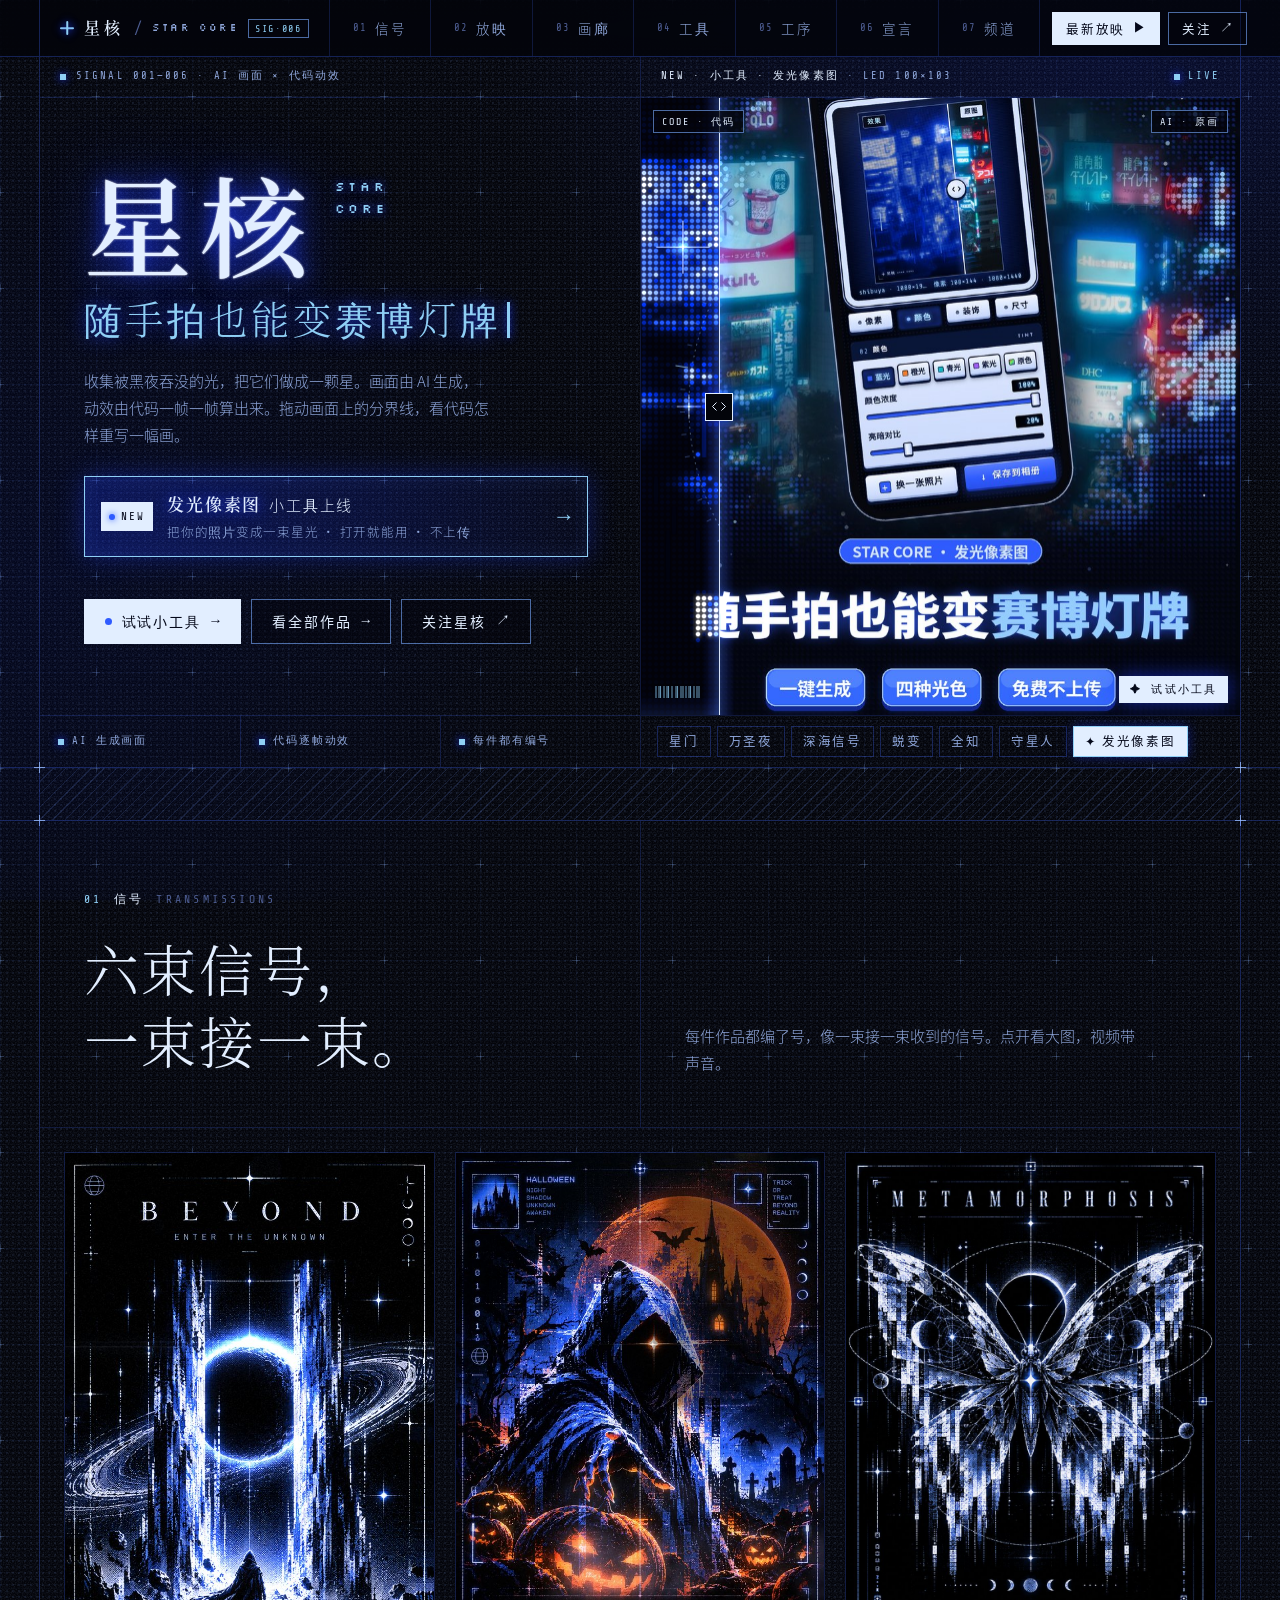
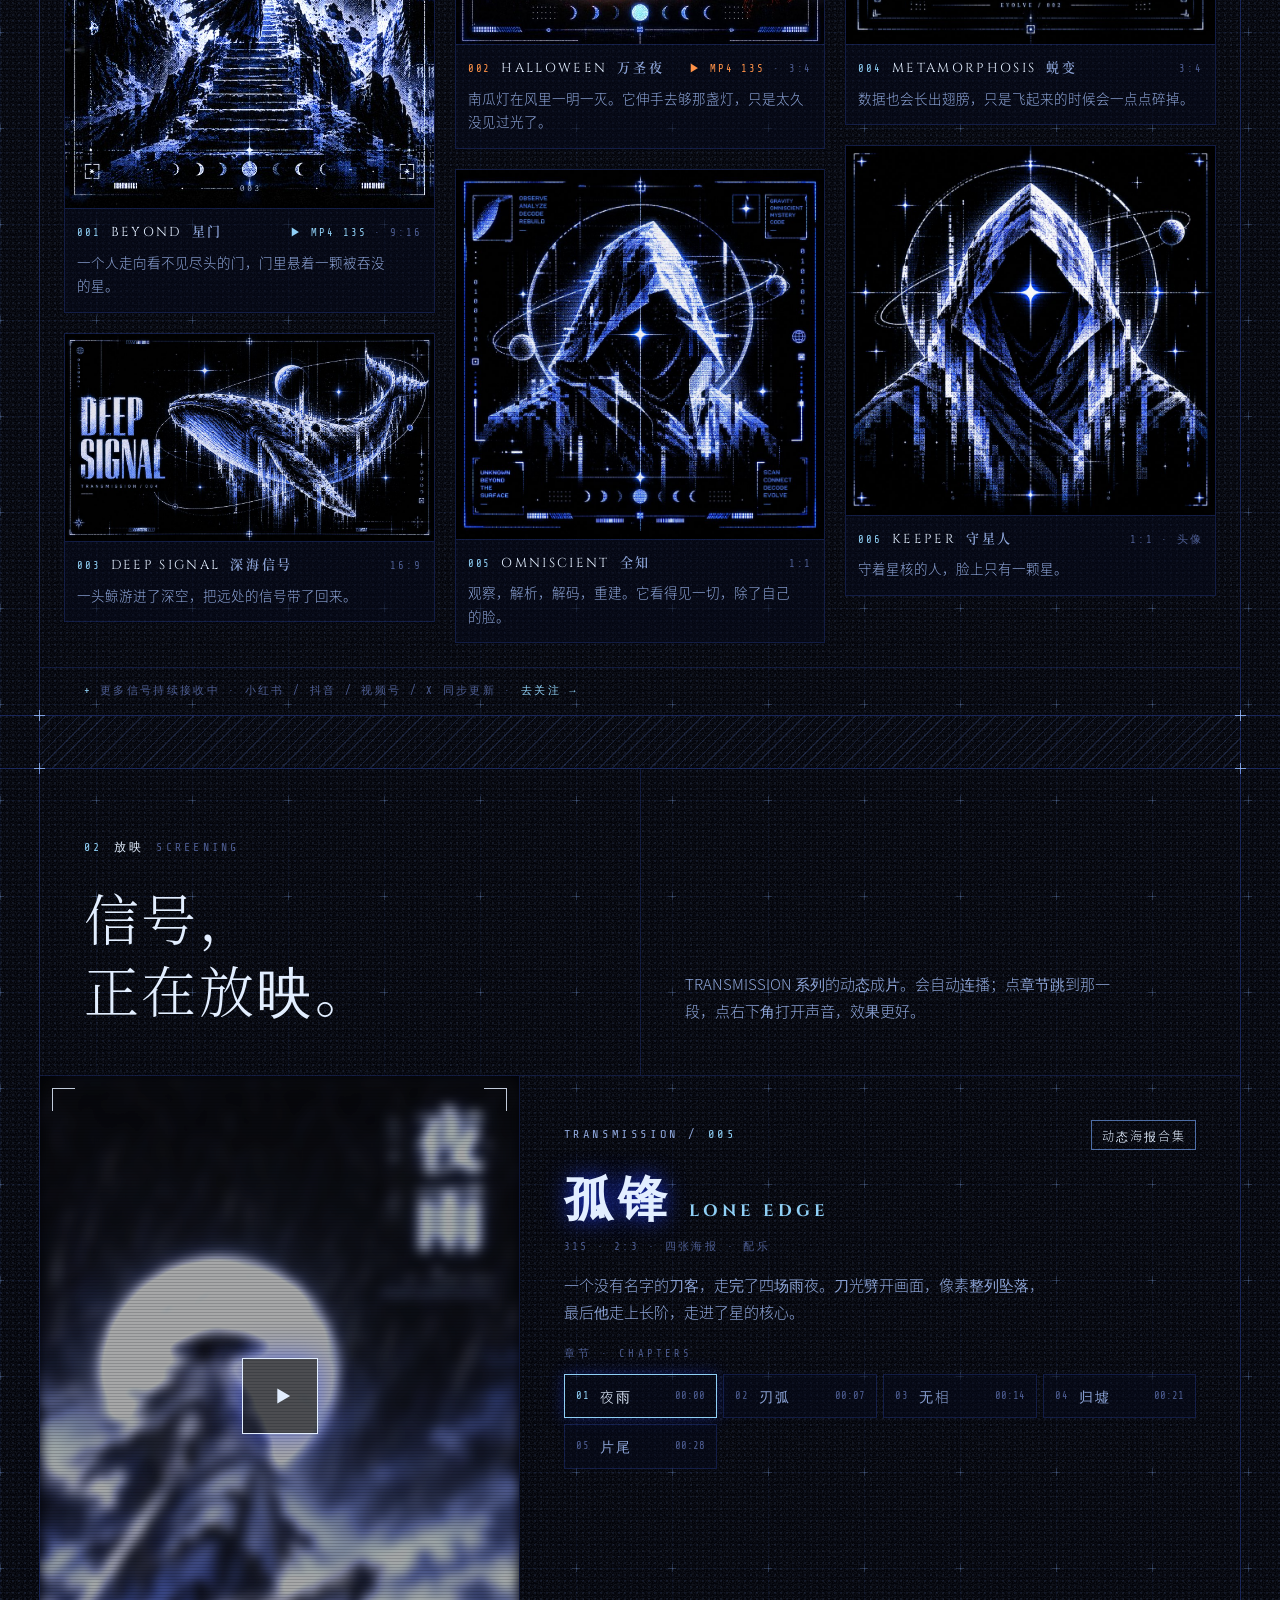
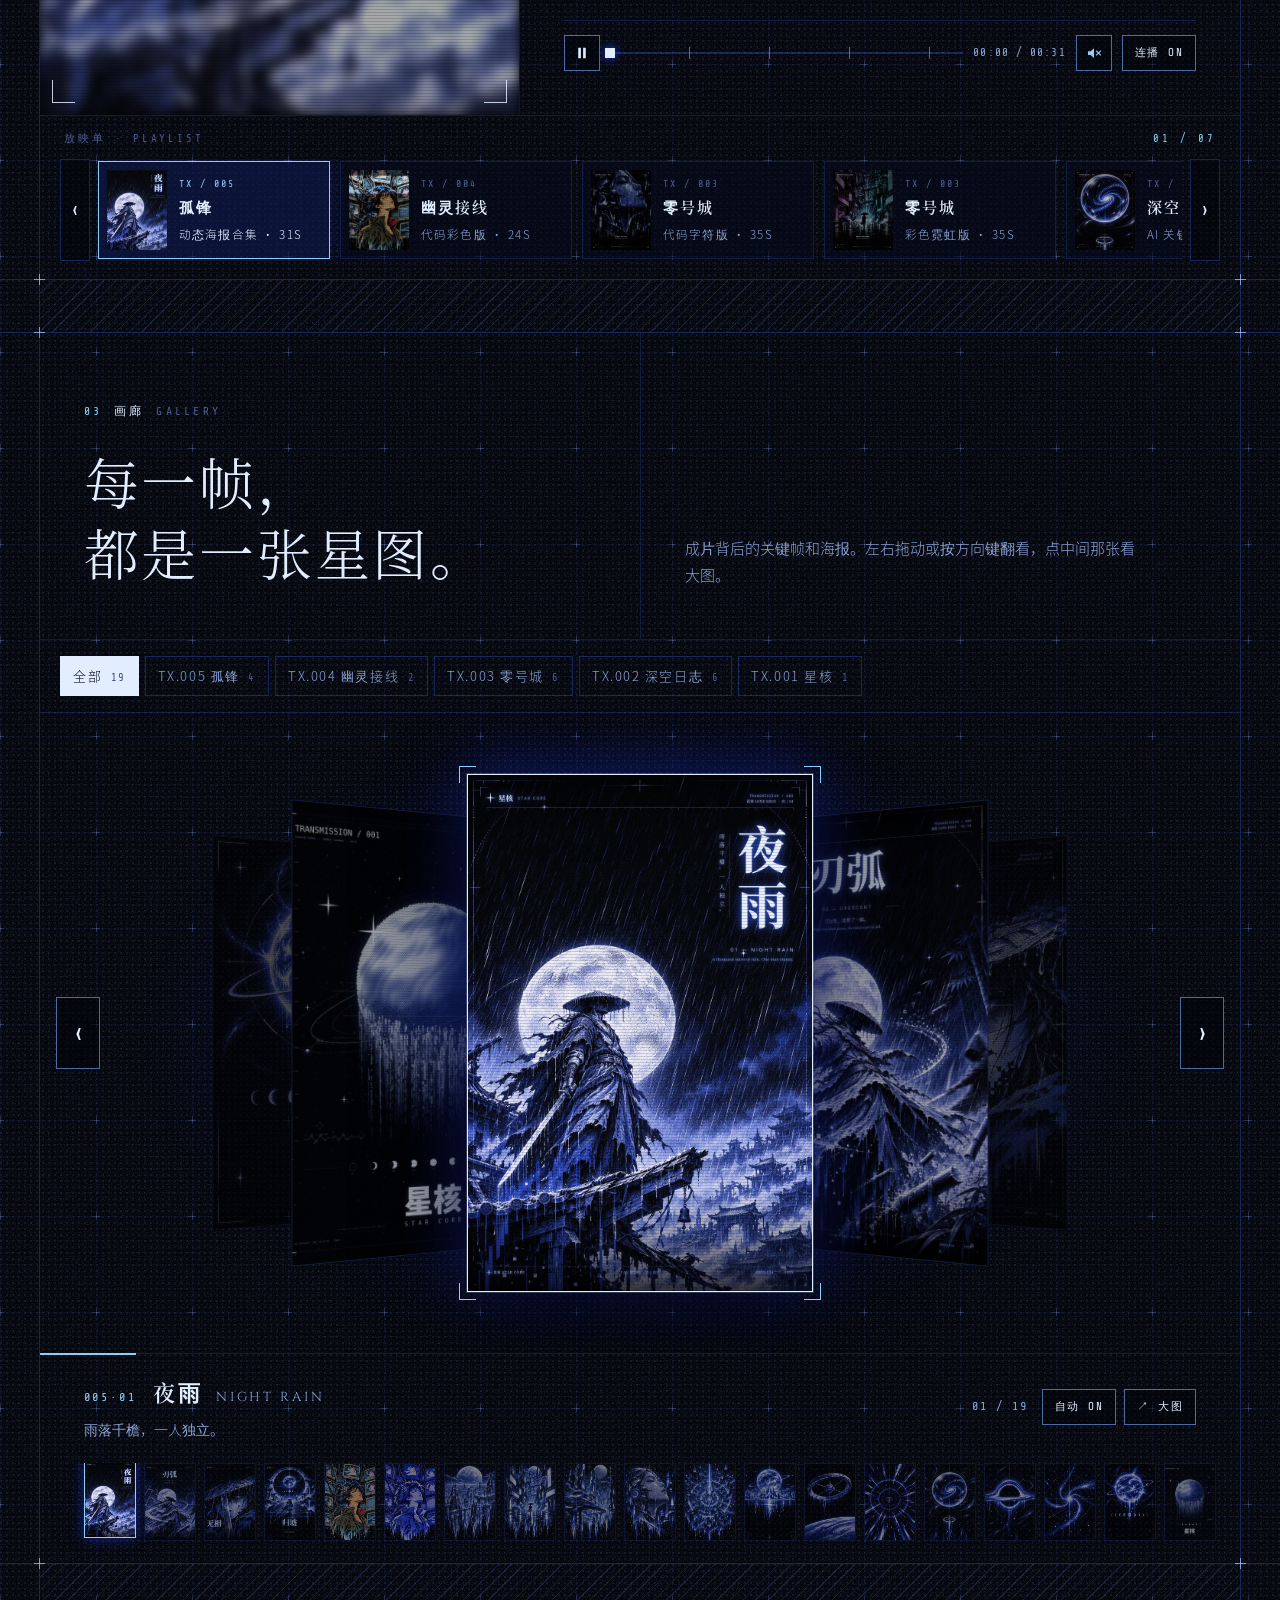
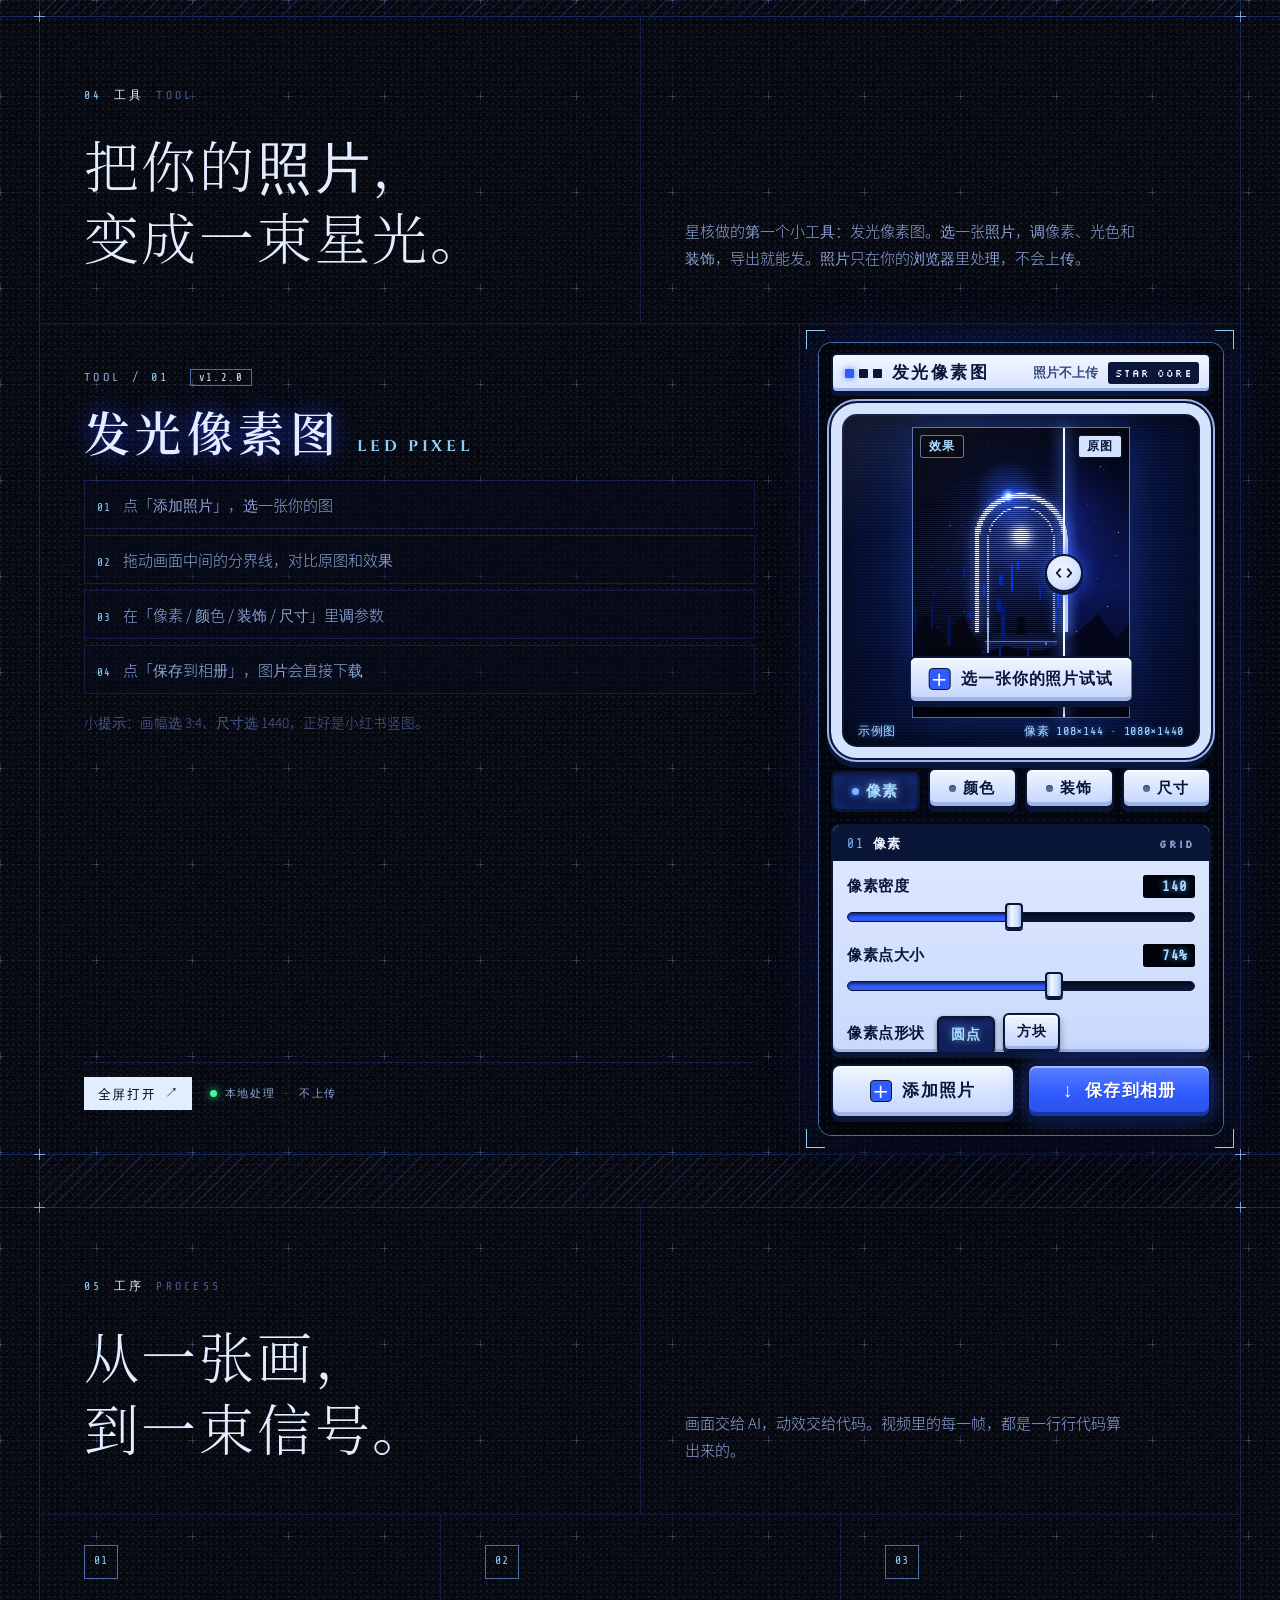
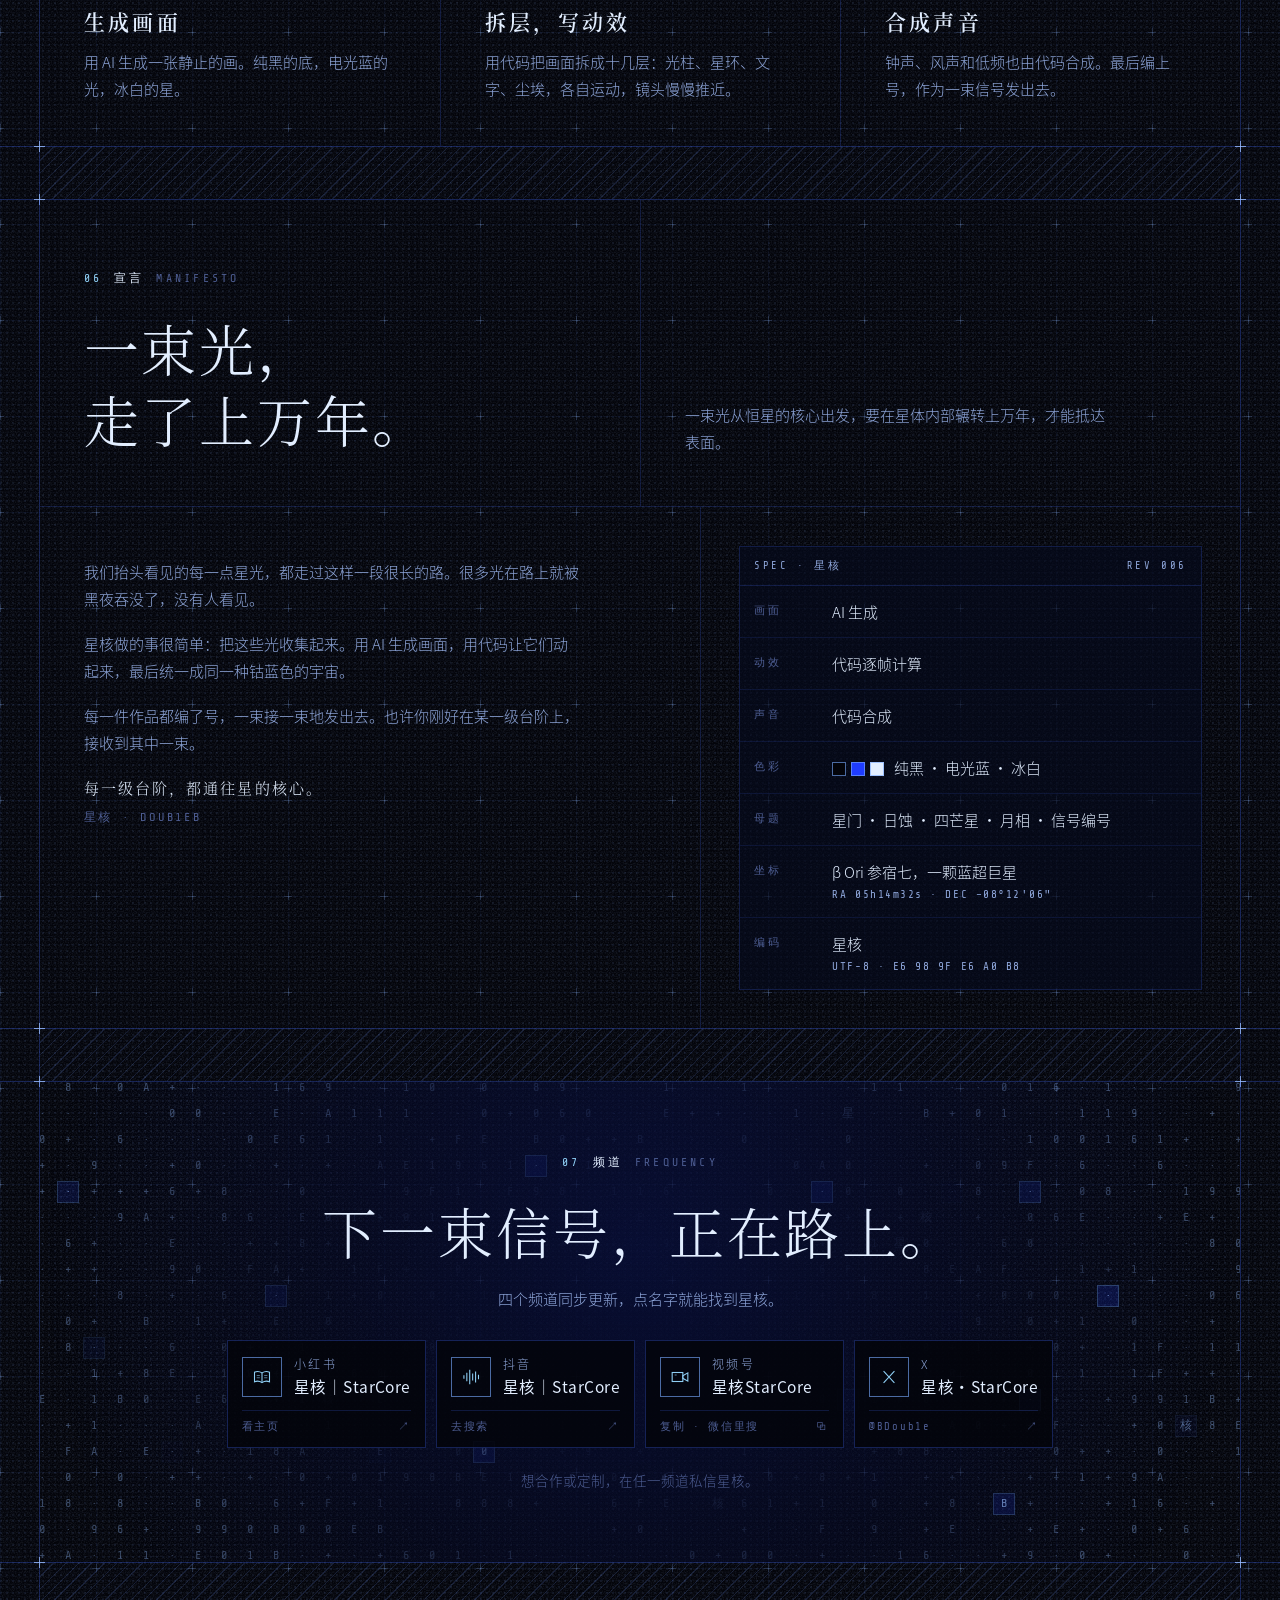
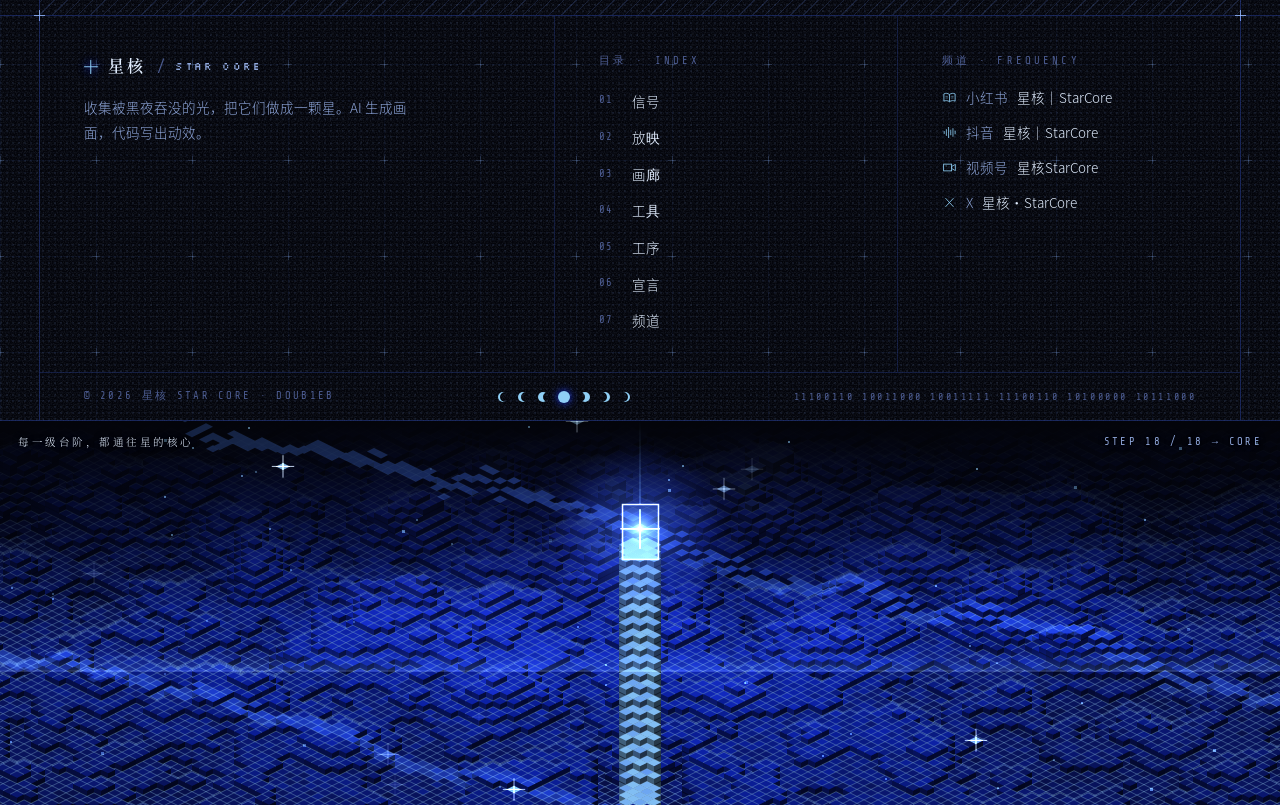
<file: index.html>
<!doctype html>
<html lang="zh-CN">
<head>
<meta charset="utf-8">
<meta name="viewport" content="width=device-width, initial-scale=1, viewport-fit=cover">
<title>星核 StarCore</title>
<meta name="description" content="星核 STAR CORE：AI 生成画面，代码写出动效，钴蓝色的宇宙视觉作品。">
<meta name="theme-color" content="#03040a">
<link rel="icon" href="favicon.svg" type="image/svg+xml">
<link rel="apple-touch-icon" href="apple-touch-icon.png">
<meta property="og:type" content="website">
<meta property="og:site_name" content="星核 StarCore">
<meta property="og:title" content="星核 StarCore">
<meta property="og:description" content="AI 生成画面，代码写出动效。收集被黑夜吞没的光，把它们做成一颗星。">
<meta name="twitter:card" content="summary_large_image">
<link rel="canonical" href="https://9inexxi.github.io/">
<meta property="og:url" content="https://9inexxi.github.io/">
<meta property="og:image" content="https://9inexxi.github.io/og.jpg">
<meta name="twitter:image" content="https://9inexxi.github.io/og.jpg">
<link rel="preload" href="fonts/noto-serif-sc-600.woff" as="font" type="font/woff" crossorigin>
<link rel="preconnect" href="https://fonts.googleapis.com">
<link rel="preconnect" href="https://fonts.gstatic.com" crossorigin>
<!-- the three small Latin display faces load without blocking; where Google Fonts is unreachable the page falls back to system fonts -->
<link rel="stylesheet" href="https://fonts.googleapis.com/css2?family=Cinzel:wght@400;500&family=Share+Tech+Mono&family=Silkscreen&display=swap" media="print" onload="this.media='all'">
<style>
@font-face { font-family: "Noto Serif SC"; font-style: normal; font-weight: 300; font-display: swap; src: url("fonts/noto-serif-sc-300.woff") format("woff"); }
@font-face { font-family: "Noto Serif SC"; font-style: normal; font-weight: 600; font-display: swap; src: url("fonts/noto-serif-sc-600.woff") format("woff"); }
@font-face { font-family: "Noto Sans SC"; font-style: normal; font-weight: 300; font-display: swap; src: url("fonts/noto-sans-sc-300.woff") format("woff"); }
@font-face { font-family: "Noto Sans SC"; font-style: normal; font-weight: 400; font-display: swap; src: url("fonts/noto-sans-sc-400.woff") format("woff"); }
</style>
<style>
/* Layout: a blueprint frame. A centred 1200px column with hairline side rails runs the whole page; each band is split into cells by hairlines;
   hatched strips with + marks separate the numbered sections. The hero pairs the name and a typed line with a live viewer, where a
   code-rendered LED layer is dragged across the AI original. */
:root {
  --void: #03040a;
  --deep: #060a1d;
  --ink: #e2eeff;
  --mist: #8ea6da;
  --dim: #4d5d92;
  --cobalt: #1f3cff;
  --royal: #0c23b3;
  --glow: #8fcff5;
  --line: rgba(64, 104, 255, .30);
  --rule: rgba(64, 104, 255, .2);
  --line-strong: rgba(120, 170, 255, .62);
  --ember: #ff9248;
  --f-cn-display: "Noto Serif SC", "Songti SC", "STSong", "SimSun", serif;
  --f-lat-display: "Cinzel", "Trajan Pro", "Times New Roman", serif;
  --f-pixel: "Silkscreen", "Share Tech Mono", "Courier New", monospace;
  --f-body: "Noto Sans SC", "PingFang SC", "Hiragino Sans GB", "Microsoft YaHei", system-ui, sans-serif;
  --f-mono: "Share Tech Mono", "SFMono-Regular", Menlo, Consolas, monospace;
  --s0: 15px;
  --pad: clamp(20px, 3.4vw, 48px);
  --plus: url("data:image/svg+xml,%3Csvg xmlns='http://www.w3.org/2000/svg' width='11' height='11'%3E%3Cpath d='M5.5 0v11M0 5.5h11' stroke='%2398bcff' stroke-opacity='.8'/%3E%3C/svg%3E");
  color-scheme: dark;
}
html { background: var(--void); scroll-behavior: smooth; }
@media (prefers-reduced-motion: reduce) { html { scroll-behavior: auto; } }
body {
  /* background texture: two faint nebula glows (fixed), blue film grain, a 96px star-chart grid with + marks, a 6px halftone dot matrix, faint scanlines */
  margin: 0;
  background-color: var(--void);
  background-image:
    radial-gradient(70vw 48vw at 88% 6%, rgba(31, 60, 255, .14), transparent 70%),
    radial-gradient(56vw 56vw at 4% 64%, rgba(12, 35, 179, .13), transparent 72%),
    url("data:image/svg+xml,%3Csvg xmlns='http://www.w3.org/2000/svg' width='180' height='180'%3E%3Cfilter id='n'%3E%3CfeTurbulence type='fractalNoise' baseFrequency='.85' numOctaves='2' stitchTiles='stitch'/%3E%3CfeColorMatrix values='0 0 0 0 .55  0 0 0 0 .7  0 0 0 0 1  0 0 0 1.2 -.5'/%3E%3C/filter%3E%3Crect width='100%25' height='100%25' filter='url(%23n)' opacity='.18'/%3E%3C/svg%3E"),
    url("data:image/svg+xml,%3Csvg xmlns='http://www.w3.org/2000/svg' width='96' height='96'%3E%3Cpath d='M0 .5H96M.5 0V96' stroke='%234068ff' stroke-opacity='.035' fill='none'/%3E%3Cpath d='M0 .5h4M92 .5h4M.5 0v4M.5 92v4' stroke='%2390c0ff' stroke-opacity='.2' fill='none'/%3E%3C/svg%3E"),
    radial-gradient(circle at 1px 1px, rgba(130, 170, 255, .09) 1px, transparent 1.4px),
    repeating-linear-gradient(0deg, rgba(120, 160, 255, .022) 0 1px, transparent 1px 4px);
  background-size: auto, auto, 180px 180px, 96px 96px, 6px 6px, auto;
  background-attachment: fixed, fixed, scroll, scroll, scroll, scroll;
  color: var(--ink);
  font-family: var(--f-body);
  font-weight: 300;
  font-size: var(--s0);
  line-height: 1.8;
  -webkit-font-smoothing: antialiased;
  overflow-x: hidden;
}
body::before { content: ""; position: fixed; inset: 0 0 auto; height: env(safe-area-inset-top, 0px); z-index: 30; background: var(--void); }
a { color: inherit; }
:focus-visible { outline: 1px solid var(--glow); outline-offset: 3px; }
section { scroll-margin-top: 64px; }

/* ── frame: full-width rows, a centred column with side rails ── */
.row { padding-left: max(16px, env(safe-area-inset-left, 0px)); padding-right: max(16px, env(safe-area-inset-right, 0px)); }
.wrap { position: relative; max-width: 1200px; margin: 0 auto; border-inline: 1px solid var(--line); }
.r + .r { border-top: 1px solid var(--rule); }

/* hatched strip between sections, + marks where its edges cross the rails */
.hatch { border-block: 1px solid var(--line); }
.hatch .wrap { height: clamp(30px, 4.2vw, 52px); background: repeating-linear-gradient(135deg, rgba(110, 150, 255, .15) 0 1px, transparent 1px 9px); }
.hatch .wrap::before, .hatch .wrap::after { content: ""; position: absolute; left: -6px; right: -6px; height: 11px; pointer-events: none;
  background: var(--plus) left center / 11px 11px no-repeat, var(--plus) right center / 11px 11px no-repeat; }
.hatch .wrap::before { top: -6px; }
.hatch .wrap::after { bottom: -6px; }

/* ── top bar ── */
.bar { position: sticky; top: env(safe-area-inset-top, 0px); z-index: 20; background: rgba(3, 4, 10, .84); -webkit-backdrop-filter: blur(12px); backdrop-filter: blur(12px); border-bottom: 1px solid var(--line); }
.bar .wrap { display: flex; align-items: stretch; min-height: 56px; }
.brand { display: flex; align-items: center; gap: 10px; padding: 0 20px; border-right: 1px solid var(--rule); text-decoration: none; white-space: nowrap; }
.spark { width: 14px; height: 14px; position: relative; flex: none; }
.spark::before, .spark::after { content: ""; position: absolute; left: 50%; top: 50%; background: var(--glow); transform: translate(-50%, -50%); border-radius: 1px; box-shadow: 0 0 8px var(--cobalt); }
.spark::before { width: 14px; height: 1.5px; }
.spark::after { width: 1.5px; height: 14px; }
.brand b { font-family: var(--f-cn-display); font-weight: 600; font-size: 16px; letter-spacing: .24em; }
.brand .sl { font-family: var(--f-mono); color: var(--dim); }
.brand .px { font-family: var(--f-pixel); font-size: 10px; letter-spacing: .24em; color: var(--mist); }
.kbd { font-family: var(--f-mono); font-size: 10px; line-height: 1.4; letter-spacing: .16em; color: var(--glow); border: 1px solid var(--line-strong); padding: 2px 6px 1px; }
.nav { display: flex; }
.nav a { display: flex; align-items: center; gap: 8px; padding: 0 clamp(14px, 1.8vw, 24px); border-right: 1px solid var(--rule); text-decoration: none; color: var(--mist); font-size: 13.5px; letter-spacing: .16em; white-space: nowrap; transition: color .2s, background .2s; }
.nav a em { font-style: normal; font-family: var(--f-mono); font-size: 10.5px; letter-spacing: .1em; color: var(--dim); }
.nav a:hover { color: var(--ink); background: rgba(31, 60, 255, .08); }
.bar-cta { margin-left: auto; display: flex; align-items: center; gap: 8px; padding: 0 12px; }

/* buttons */
.btn { display: inline-flex; align-items: center; gap: 10px; font: inherit; font-family: var(--f-body); font-weight: 400; font-size: 14px; line-height: 1.2; letter-spacing: .14em; text-decoration: none; white-space: nowrap;
  color: var(--ink); padding: 13px 20px; border: 1px solid var(--line-strong); background: rgba(3, 4, 10, .4); cursor: pointer; transition: background .2s, border-color .2s, box-shadow .25s; }
.btn .ar { font-family: var(--f-mono); letter-spacing: 0; }
.btn:hover { border-color: var(--glow); background: rgba(31, 60, 255, .16); }
.btn.fill { color: #04081a; background: var(--ink); border-color: var(--ink); }
.btn.fill:hover { background: #fff; box-shadow: 0 0 26px rgba(31, 60, 255, .6); }
.btn.sm { padding: 8px 13px; font-size: 12.5px; gap: 8px; }

/* ── hero: meta strips / copy + viewer / features + chips ── */
.hero { display: grid; grid-template-columns: minmax(0, 1fr) minmax(0, 1fr); grid-template-areas: "ml mr" "cp vw" "ft ch"; }
.ml { grid-area: ml; } .mr { grid-area: mr; } .cp { grid-area: cp; } .vw { grid-area: vw; } .ft { grid-area: ft; } .ch { grid-area: ch; }
.mr, .vw, .ch { border-left: 1px solid var(--rule); }
.ml, .mr, .cp, .vw { border-bottom: 1px solid var(--rule); }
.strip { display: flex; align-items: center; gap: 10px; min-width: 0; padding: 12px 20px; font-family: var(--f-mono); font-size: 10.5px; line-height: 1.5; letter-spacing: .2em; color: var(--mist); text-transform: uppercase; white-space: nowrap; }
.strip .t { overflow: hidden; text-overflow: ellipsis; }
.mr { justify-content: space-between; }
.mr b { font-weight: 400; color: var(--ink); }
.sq { width: 6px; height: 6px; flex: none; background: var(--glow); box-shadow: 0 0 8px var(--cobalt); }
.live { display: inline-flex; align-items: center; gap: 8px; flex: none; color: var(--glow); }
.live i { width: 6px; height: 6px; background: var(--glow); box-shadow: 0 0 8px var(--cobalt); animation: blink 1.6s steps(2, jump-none) infinite; }
@keyframes blink { 50% { opacity: .2; } }

.cp { display: grid; align-content: center; gap: 24px; padding: clamp(40px, 5.6vw, 76px) var(--pad); min-width: 0; }
.title { margin: 0; display: flex; align-items: flex-start; gap: clamp(10px, 1.4vw, 18px); }
.title .cn { font-family: var(--f-cn-display); font-weight: 600; font-size: clamp(64px, 8.4vw, 118px); line-height: 1; letter-spacing: .08em; color: var(--ink);
  text-shadow: 0 0 2px #fff, 0 0 22px rgba(31, 60, 255, .9), 0 0 60px rgba(31, 60, 255, .5); }
.title .en { font-family: var(--f-pixel); font-weight: 400; font-size: clamp(10px, 1vw, 13px); line-height: 1.7; letter-spacing: .3em; color: var(--glow); text-shadow: 0 0 10px rgba(31, 60, 255, .9); margin-top: .5em; }
.typed { margin: -8px 0 0; font-family: var(--f-cn-display); font-weight: 300; font-size: clamp(26px, 3vw, 42px); line-height: 1.3; letter-spacing: .1em; color: var(--glow);
  text-shadow: 0 0 18px rgba(31, 60, 255, .85); min-height: 1.3em; white-space: nowrap; transition: color .4s; }
.typed.ember { color: #ffc08f; text-shadow: 0 0 18px rgba(255, 110, 30, .6); }
.typed::after { content: ""; display: inline-block; width: 3px; height: .92em; margin-left: .14em; vertical-align: -.1em; background: currentColor; box-shadow: 0 0 10px var(--cobalt); animation: blink 1.05s steps(2, jump-none) infinite; }
.lede { margin: 0; max-width: 27em; color: var(--mist); text-wrap: pretty; }
.cta { display: flex; flex-wrap: wrap; gap: 10px; }

.vw { position: relative; min-height: clamp(380px, 40vw, 560px); overflow: hidden; background: #03040a; touch-action: pan-y; cursor: ew-resize; -webkit-user-select: none; user-select: none; }
#view { position: absolute; inset: 0; width: 100%; height: 100%; display: block; }
.vlab { position: absolute; z-index: 2; top: 12px; font-family: var(--f-mono); font-size: 10px; line-height: 1.4; letter-spacing: .2em; padding: 4px 8px 3px; color: var(--ink); background: rgba(3, 4, 10, .74); border: 1px solid var(--line-strong); pointer-events: none; }
.vlab.l { left: 12px; }
.vlab.r { right: 12px; }
.knob { position: absolute; z-index: 3; top: 50%; left: 62%; width: 28px; height: 28px; margin: -14px 0 0 -14px; box-sizing: border-box; display: grid; place-items: center;
  color: var(--ink); background: #03040a; border: 1px solid var(--ink); box-shadow: 0 0 16px rgba(31, 60, 255, .7); cursor: ew-resize; touch-action: none; }
.knob svg { width: 14px; height: 9px; }
.vopen { position: absolute; z-index: 3; right: 12px; bottom: 12px; font-family: var(--f-mono); font-size: 10.5px; line-height: 1.4; letter-spacing: .2em; padding: 6px 10px 5px;
  color: var(--ink); background: rgba(3, 4, 10, .8); border: 1px solid var(--line-strong); cursor: pointer; }
.vopen:hover { border-color: var(--glow); background: rgba(31, 60, 255, .3); }
.mi { position: absolute; z-index: 2; left: 14px; bottom: 17px; width: 46px; height: 12px; color: var(--glow); opacity: .7; pointer-events: none; }

.ft { display: grid; grid-template-columns: repeat(3, minmax(0, 1fr)); }
.ft span { display: flex; align-items: center; gap: 8px; min-width: 0; padding: 14px 18px; font-family: var(--f-mono); font-size: 10.5px; letter-spacing: .18em; color: var(--mist); white-space: nowrap; }
.ft span + span { border-left: 1px solid var(--rule); }
.ch { display: flex; flex-wrap: wrap; align-items: center; gap: 6px; padding: 10px 16px; }
.chip { font: inherit; font-family: var(--f-body); font-weight: 400; font-size: 12.5px; line-height: 1.3; letter-spacing: .14em; padding: 6px 11px; color: var(--mist); background: transparent; border: 1px solid var(--line); cursor: pointer; transition: color .2s, border-color .2s, background .2s; }
.chip:hover { color: var(--ink); border-color: var(--line-strong); }
.chip[aria-pressed="true"] { color: #04081a; background: var(--ink); border-color: var(--ink); }

/* ── section heads: number + headline | intro ── */
.head { display: grid; grid-template-columns: minmax(0, 1fr) minmax(0, 1fr); }
.head > div { padding: clamp(44px, 5.4vw, 72px) var(--pad) clamp(34px, 4vw, 52px); min-width: 0; }
.head > div + div { border-left: 1px solid var(--rule); display: flex; align-items: flex-end; }
.head p { margin: 0; max-width: 30em; color: var(--mist); text-wrap: pretty; }
.eyebrow { margin: 0; display: flex; align-items: baseline; gap: 12px; font-family: var(--f-mono); font-size: 11.5px; letter-spacing: .28em; }
.eyebrow .n { color: var(--glow); }
.eyebrow .k { color: var(--ink); }
.eyebrow .e { color: var(--dim); }
.h2 { margin: 22px 0 0; font-family: var(--f-cn-display); font-weight: 300; font-size: clamp(32px, 4.3vw, 56px); line-height: 1.3; letter-spacing: .05em; color: var(--ink); text-wrap: balance; }

/* ── works: three-column wall ── */
.lib { display: grid; grid-template-columns: repeat(3, minmax(0, 1fr)); gap: clamp(12px, 1.6vw, 20px); align-items: start; padding: clamp(14px, 2vw, 24px); }
.lib .col { display: grid; gap: clamp(12px, 1.6vw, 20px); min-width: 0; }
.work { margin: 0; min-width: 0; border: 1px solid var(--rule); background: rgba(6, 10, 29, .5); }
.shot { position: relative; display: block; width: 100%; padding: 0; border: 0; background: var(--deep); cursor: pointer; overflow: hidden; color: inherit; }
.shot img, .shot video { display: block; width: 100%; height: auto; max-width: 100%; transition: transform .6s cubic-bezier(.2, .7, .2, 1), filter .3s; }
.shot video { position: absolute; inset: 0; height: 100%; object-fit: cover; opacity: 0; transition: opacity .35s; }
.shot.playing video { opacity: 1; }
.shot::before, .shot::after { content: ""; position: absolute; width: 16px; height: 16px; border: 1px solid var(--glow); z-index: 2; opacity: 0; transition: opacity .2s; }
.shot::before { top: 8px; right: 8px; border-width: 1px 1px 0 0; }
.shot::after { bottom: 8px; left: 8px; border-width: 0 0 1px 1px; }
.shot:hover::before, .shot:focus-visible::before, .shot:hover::after, .shot:focus-visible::after { opacity: .9; }
.shot:hover img { transform: scale(1.025); filter: saturate(1.12) brightness(1.06); }
.shot .scan { position: absolute; inset: 0; pointer-events: none; background: repeating-linear-gradient(0deg, rgba(3, 4, 10, .18) 0 1px, transparent 1px 3px); opacity: 0; transition: opacity .3s; z-index: 1; }
.shot:hover .scan { opacity: 1; }
.cap-bar { display: flex; justify-content: space-between; align-items: baseline; gap: 10px; padding: 10px 12px 6px; border-top: 1px solid var(--rule); font-family: var(--f-mono); font-size: 10.5px; letter-spacing: .18em; color: var(--dim); }
.cap-bar .k { display: flex; flex-wrap: wrap; align-items: baseline; gap: 2px 10px; min-width: 0; color: var(--ink); }
.cap-bar .no { color: var(--glow); }
.cap-bar .lat { font-family: var(--f-lat-display); font-size: 13px; letter-spacing: .18em; }
.cap-bar .cn { font-family: var(--f-cn-display); font-weight: 600; font-size: 13px; letter-spacing: .2em; color: var(--mist); }
.cap-bar .d { flex: none; }
.cap-bar .d b { font-weight: 400; color: var(--glow); }
.cap-line { margin: 0; padding: 0 12px 14px; font-size: 13.5px; line-height: 1.75; color: var(--mist); text-wrap: pretty; }
.work.ember .no, .work.ember .cap-bar .d b { color: var(--ember); }
.lib-more { margin: 0; padding: 14px var(--pad); font-family: var(--f-mono); font-size: 10.5px; letter-spacing: .22em; color: var(--dim); text-wrap: balance; }
.lib-more b { font-weight: 400; color: var(--glow); }
.lib-more a { color: var(--glow); text-decoration: none; white-space: nowrap; }
.lib-more a:hover { text-decoration: underline; text-underline-offset: 3px; }

/* ── process: three steps ── */
.steps { display: grid; grid-template-columns: repeat(3, minmax(0, 1fr)); }
.step { display: grid; align-content: start; gap: 12px; padding: 30px var(--pad) 44px; min-width: 0; }
.step + .step { border-left: 1px solid var(--rule); }
.badge { width: 34px; height: 34px; box-sizing: border-box; display: grid; place-items: center; border: 1px solid var(--line-strong); font-family: var(--f-mono); font-size: 11.5px; letter-spacing: .08em; color: var(--glow); }
.step h3 { margin: 16px 0 0; font-family: var(--f-cn-display); font-weight: 600; font-size: 21px; line-height: 1.4; letter-spacing: .16em; }
.step p { margin: 0; color: var(--mist); text-wrap: pretty; }

/* ── manifesto + spec sheet ── */
.mani { display: grid; grid-template-columns: minmax(0, 1.1fr) minmax(0, .9fr); }
.mani-body { display: grid; align-content: start; gap: 18px; padding: clamp(32px, 4vw, 52px) var(--pad); min-width: 0; }
.mani-body p { margin: 0; max-width: 33em; color: var(--mist); text-wrap: pretty; }
.sign { font-family: var(--f-cn-display); color: var(--ink) !important; letter-spacing: .14em; }
.sign span { display: block; margin-top: 6px; font-family: var(--f-mono); font-size: 12px; letter-spacing: .24em; color: var(--dim); }
.spec-cell { border-left: 1px solid var(--rule); padding: clamp(20px, 3vw, 40px); min-width: 0; }
.spec { border: 1px solid var(--rule); background: rgba(6, 10, 29, .62); }
.spec-h { display: flex; justify-content: space-between; gap: 12px; padding: 10px 14px; border-bottom: 1px solid var(--rule); font-family: var(--f-mono); font-size: 10.5px; letter-spacing: .24em; color: var(--mist); }
.spec dl { margin: 0; }
.spec dl div { display: grid; grid-template-columns: 4.4em minmax(0, 1fr); gap: 12px; padding: 12px 14px; }
.spec dl div + div { border-top: 1px solid rgba(64, 104, 255, .13); }
.spec dt { font-family: var(--f-mono); font-size: 11px; letter-spacing: .22em; color: var(--dim); padding-top: 3px; }
.spec dd { margin: 0; min-width: 0; color: var(--ink); overflow-wrap: anywhere; }
.spec dd small { display: block; font-family: var(--f-mono); font-size: 11px; letter-spacing: .14em; color: var(--mist); }
.sw { display: inline-flex; gap: 5px; margin-right: 10px; vertical-align: -2px; }
.sw i { width: 14px; height: 14px; box-sizing: border-box; border: 1px solid var(--line-strong); }

/* ── call band over a field of signal glyphs ── */
.call { position: relative; overflow: hidden; display: grid; place-items: center; min-height: clamp(380px, 38vw, 480px); text-align: center; }
#field { position: absolute; inset: 0; width: 100%; height: 100%; display: block; }
.call-in { position: relative; z-index: 1; display: grid; justify-items: center; gap: 18px; padding: 64px var(--pad); }
.call .h2 { margin: 4px 0 0; }
.call p { margin: 0; color: var(--mist); }
.call .note { font-size: 13.5px; color: var(--dim); }
/* channel cards: line icons drawn for this site (not the platforms' logos), the whole card links to that platform's search */
.chans { list-style: none; margin: 10px 0 2px; padding: 0; width: min(100%, 940px); display: grid; grid-template-columns: repeat(4, minmax(0, 1fr)); gap: 10px; }
.chans li { display: flex; min-width: 0; }
.chan { font: inherit; width: 100%; box-sizing: border-box; display: grid; grid-template-columns: auto minmax(0, 1fr); grid-template-areas: "ic pf" "ic id" "go go"; column-gap: 12px; row-gap: 2px; align-items: center;
  padding: 14px 14px 12px; text-align: left; text-decoration: none; color: var(--ink); background: rgba(3, 4, 10, .84); border: 1px solid var(--line); cursor: pointer; transition: border-color .2s, background .2s, box-shadow .25s; }
.chan:hover, .chan:focus-visible { border-color: var(--glow); background: rgba(9, 16, 52, .9); box-shadow: 0 0 24px rgba(31, 60, 255, .35); }
.cico { grid-area: ic; width: 40px; height: 40px; box-sizing: border-box; display: grid; place-items: center; border: 1px solid var(--line-strong); color: var(--glow); transition: box-shadow .25s; }
.chan:hover .cico { box-shadow: 0 0 14px rgba(31, 60, 255, .6), inset 0 0 10px rgba(31, 60, 255, .35); }
.ico { width: 20px; height: 20px; display: block; flex: none; fill: none; stroke: currentColor; stroke-width: 1.3; }
.pf { grid-area: pf; font-size: 12px; line-height: 1.5; letter-spacing: .2em; color: var(--mist); }
.cid { grid-area: id; min-width: 0; font-weight: 400; font-size: 15.5px; line-height: 1.5; letter-spacing: .03em; color: var(--ink); white-space: nowrap; overflow: hidden; text-overflow: ellipsis; }
.chan:hover .cid { text-decoration: underline; text-decoration-color: var(--glow); text-underline-offset: 4px; }
.go { grid-area: go; display: flex; justify-content: space-between; gap: 8px; margin-top: 10px; padding-top: 9px; border-top: 1px solid var(--rule); font-family: var(--f-mono); font-size: 10.5px; line-height: 1.4; letter-spacing: .16em; color: var(--dim); }
.chan:hover .go { color: var(--glow); }
.toast { position: fixed; z-index: 40; left: 50%; bottom: calc(24px + env(safe-area-inset-bottom, 0px)); max-width: calc(100vw - 32px); box-sizing: border-box; transform: translate(-50%, 16px); opacity: 0; pointer-events: none;
  padding: 10px 16px; font-size: 13.5px; line-height: 1.6; color: var(--ink); background: rgba(3, 4, 10, .94); border: 1px solid var(--line-strong); box-shadow: 0 0 24px rgba(31, 60, 255, .4); transition: opacity .25s, transform .25s; }
.toast.on { opacity: 1; transform: translate(-50%, 0); }

/* ── footer ── */
.foot { border-bottom: 1px solid var(--line); }
.fcols { display: grid; grid-template-columns: minmax(0, 1.5fr) minmax(0, 1fr) minmax(0, 1fr); }
.fcols > div { padding: 36px var(--pad) 40px; min-width: 0; }
.fcols > div + div { border-left: 1px solid var(--rule); }
.fcols .brand { padding: 0; border: 0; margin-bottom: 14px; }
.fdesc { margin: 0; max-width: 24em; font-size: 13.5px; color: var(--mist); text-wrap: pretty; }
.fh { margin: 0 0 14px; font-family: var(--f-mono); font-size: 10.5px; letter-spacing: .3em; color: var(--dim); }
.flist { list-style: none; margin: 0; padding: 0; display: grid; gap: 9px; font-size: 13.5px; }
.flist a { text-decoration: none; color: var(--ink); }
.flist a:hover { color: var(--glow); }
.flist em { font-style: normal; font-family: var(--f-mono); font-size: 10.5px; letter-spacing: .1em; color: var(--dim); margin-right: 10px; }
.flist .m { color: var(--mist); }
.flist a, .flink { display: inline-flex; align-items: center; gap: 9px; }
.flink { font: inherit; color: var(--ink); background: none; border: 0; padding: 0; cursor: pointer; text-align: left; }
.flink:hover { color: var(--glow); }
.flist .ico { width: 15px; height: 15px; color: var(--glow); }
.fbot { display: flex; flex-wrap: wrap; justify-content: space-between; align-items: center; gap: 12px 20px; padding: 14px var(--pad); font-family: var(--f-mono); font-size: 10.5px; letter-spacing: .22em; color: var(--dim); }
.fbot .bits { font-size: 10px; letter-spacing: .26em; overflow-wrap: anywhere; }
.phases { display: flex; align-items: center; gap: 10px; }
.phases i { width: 10px; height: 10px; border-radius: 50%; display: block; }
.phases .l1 { box-shadow: inset 2px 0 0 0 var(--glow); }
.phases .l2 { box-shadow: inset 3px 0 0 0 var(--glow); }
.phases .l3 { box-shadow: inset 5px 0 0 0 var(--glow); }
.phases .f { width: 12px; height: 12px; background: var(--glow); box-shadow: 0 0 9px rgba(31, 60, 255, .95); }
.phases .r3 { box-shadow: inset -5px 0 0 0 var(--glow); }
.phases .r2 { box-shadow: inset -3px 0 0 0 var(--glow); }
.phases .r1 { box-shadow: inset -2px 0 0 0 var(--glow); }

/* ── pixel terrain: isometric voxels, stairs up to a gate ── */
.terrain { position: relative; height: clamp(250px, 30vw, 400px); }
#terrain { position: absolute; inset: 0; width: 100%; height: 100%; display: block; }
.terrain-hud { position: absolute; left: max(18px, calc(env(safe-area-inset-left, 0px) + 12px)); right: max(18px, calc(env(safe-area-inset-right, 0px) + 12px));
  top: 12px; display: flex; justify-content: space-between; align-items: start; gap: 12px; pointer-events: none;
  font-family: var(--f-mono); font-size: 10.5px; letter-spacing: .22em; color: var(--mist); text-shadow: 0 0 6px var(--void), 0 0 2px var(--void); }
.terrain-hud .cn { font-family: var(--f-cn-display); letter-spacing: .24em; color: var(--ink); }

/* ── lightbox ── */
dialog.lb { padding: 0; border: 1px solid var(--line-strong); background: var(--void); color: var(--ink); max-width: min(92vw, 980px); max-height: 92vh; width: auto; }
dialog.lb::backdrop { background: rgba(2, 3, 8, .88); }
.lb-inner { display: grid; gap: 10px; padding: 12px; }
.lb-media img, .lb-media video { display: block; max-width: 100%; max-height: calc(92vh - 90px); margin: 0 auto; }
.lb-bar { display: flex; justify-content: space-between; align-items: center; gap: 12px; font-family: var(--f-mono); font-size: 11.5px; letter-spacing: .2em; color: var(--mist); }
.lb-close { font: inherit; letter-spacing: .24em; background: transparent; color: var(--ink); border: 1px solid var(--line-strong); padding: 6px 12px; cursor: pointer; }


/* ── screening: a 3:4 stage with HUD corners | info, chapters, transport | a playlist reel ── */
.cine { display: grid; grid-template-columns: minmax(0, 4fr) minmax(0, 6fr); grid-template-areas: "st cp" "rl rl"; }
.stage { grid-area: st; position: relative; aspect-ratio: 3 / 4; background: #010207; overflow: hidden; border-right: 1px solid var(--rule); }
.stage video, .cfx { position: absolute; inset: 0; width: 100%; height: 100%; display: block; object-fit: cover; }
.stage video { transition: filter .5s, opacity .5s; }
.stage.decoding video { filter: blur(6px) brightness(1.6) saturate(.6); opacity: .65; }
.cfx { pointer-events: none; z-index: 2; }
.st-scan { position: absolute; inset: 0; z-index: 1; pointer-events: none; background: repeating-linear-gradient(0deg, rgba(3, 4, 10, .16) 0 1px, transparent 1px 3px); mix-blend-mode: multiply; }
.st-c { position: absolute; z-index: 3; width: 22px; height: 22px; border: 1px solid var(--ink); pointer-events: none; opacity: .85; }
.st-c.tl { top: 12px; left: 12px; border-width: 1px 0 0 1px; } .st-c.tr { top: 12px; right: 12px; border-width: 1px 1px 0 0; }
.st-c.bl { bottom: 12px; left: 12px; border-width: 0 0 1px 1px; } .st-c.br { bottom: 12px; right: 12px; border-width: 0 1px 1px 0; }
.st-lab { position: absolute; z-index: 3; top: 18px; display: inline-flex; align-items: center; gap: 7px; font-family: var(--f-mono); font-size: 10.5px; line-height: 1.4; letter-spacing: .2em; padding: 3px 8px 2px; color: var(--ink); background: rgba(3, 4, 10, .66); border: 1px solid var(--line-strong); pointer-events: none; }
.st-lab.l { left: 42px; } .st-lab.r { right: 42px; font-variant-numeric: tabular-nums; }
.rec { width: 6px; height: 6px; border-radius: 50%; background: var(--glow); box-shadow: 0 0 8px var(--cobalt); animation: blink 1.2s steps(2, jump-none) infinite; }
.stage.paused .rec { animation: none; opacity: .35; }
.st-big { position: absolute; z-index: 4; left: 50%; top: 50%; width: 76px; height: 76px; margin: -38px 0 0 -38px; display: grid; place-items: center; border: 1px solid var(--ink); background: rgba(3, 4, 10, .55); color: var(--ink); cursor: pointer;
  opacity: 0; pointer-events: none; transition: opacity .25s, transform .25s, box-shadow .25s; transform: scale(.9); box-shadow: 0 0 30px rgba(31, 60, 255, .5); }
.st-big svg { width: 28px; height: 28px; fill: currentColor; margin-left: 4px; }
.stage.paused .st-big { opacity: 1; pointer-events: auto; transform: none; }
.st-big:hover { box-shadow: 0 0 40px rgba(31, 60, 255, .9); background: rgba(31, 60, 255, .3); }
.st-nav { position: absolute; z-index: 4; top: 50%; width: 38px; height: 64px; margin-top: -32px; display: grid; place-items: center; font: 400 26px/1 var(--f-mono); color: var(--ink);
  background: rgba(3, 4, 10, .55); border: 1px solid var(--line-strong); cursor: pointer; opacity: 0; transition: opacity .2s, background .2s, border-color .2s; }
.st-nav.p { left: 12px; } .st-nav.n { right: 12px; }
.stage:hover .st-nav, .st-nav:focus-visible { opacity: 1; }
.st-nav:hover { background: rgba(31, 60, 255, .35); border-color: var(--glow); }
@media (hover: none) { .st-nav { opacity: .8; } }

.cpanel { grid-area: cp; display: flex; flex-direction: column; gap: 14px; min-width: 0; padding: clamp(26px, 3.4vw, 44px) var(--pad); }
.cp-top { display: flex; justify-content: space-between; align-items: center; gap: 12px; }
.cp-no { margin: 0; font-family: var(--f-mono); font-size: 12px; letter-spacing: .3em; color: var(--mist); }
.cp-no b { font-weight: 400; color: var(--glow); }
.cp-ver { font-size: 12px; letter-spacing: .16em; color: var(--ink); padding: 4px 10px 3px; border: 1px solid var(--line-strong); white-space: nowrap; }
.cp-ver.neon { border-color: #ff4fb8; color: #ffd2f0; box-shadow: 0 0 14px rgba(255, 60, 180, .35), inset 0 0 10px rgba(0, 200, 255, .2); }
.cp-t { margin: 4px 0 0; display: flex; flex-wrap: wrap; align-items: baseline; gap: 6px 16px; }
.cp-t .cn { font-family: var(--f-cn-display); font-weight: 600; font-size: clamp(34px, 3.8vw, 52px); line-height: 1.15; letter-spacing: .12em; text-shadow: 0 0 22px rgba(31, 60, 255, .8); }
.cp-t .lat { font-family: var(--f-lat-display); font-size: clamp(14px, 1.3vw, 17px); letter-spacing: .24em; color: var(--glow); }
.cp-meta { margin: -4px 0 0; font-family: var(--f-mono); font-size: 11px; letter-spacing: .22em; color: var(--dim); }
.cp-d { margin: 0; max-width: 32em; color: var(--mist); text-wrap: pretty; min-height: 3.6em; }
.cp-h { margin: 6px 0 -4px; font-family: var(--f-mono); font-size: 10.5px; letter-spacing: .3em; color: var(--dim); }
.chap { list-style: none; margin: 0; padding: 0; display: grid; grid-template-columns: repeat(auto-fill, minmax(150px, 1fr)); gap: 6px; }
.chap button { width: 100%; font: inherit; display: flex; align-items: center; gap: 10px; padding: 9px 11px; text-align: left; color: var(--mist); background: rgba(6, 10, 29, .5); border: 1px solid var(--rule); cursor: pointer; position: relative; overflow: hidden; transition: color .2s, border-color .2s, background .2s; }
.chap button::before { content: ""; position: absolute; inset: 0 auto 0 0; width: var(--cp, 0%); background: linear-gradient(90deg, rgba(31, 60, 255, .28), rgba(31, 60, 255, .1)); pointer-events: none; }
.chap b { position: relative; font-family: var(--f-mono); font-weight: 400; font-size: 10.5px; letter-spacing: .1em; color: var(--dim); }
.chap span { position: relative; flex: 1; min-width: 0; font-size: 13.5px; letter-spacing: .14em; white-space: nowrap; overflow: hidden; text-overflow: ellipsis; }
.chap em { position: relative; font-style: normal; font-family: var(--f-mono); font-size: 10.5px; color: var(--dim); }
.chap button:hover { color: var(--ink); border-color: var(--line-strong); }
.chap button[aria-current="true"] { color: var(--ink); border-color: var(--glow); box-shadow: 0 0 16px rgba(31, 60, 255, .3); }
.chap button[aria-current="true"] b { color: var(--glow); }
.ctrl { margin-top: auto; display: flex; align-items: center; gap: 10px; padding-top: 14px; border-top: 1px solid var(--rule); }
.cbtn { font: inherit; flex: none; display: grid; place-items: center; height: 36px; min-width: 36px; padding: 0; color: var(--ink); background: rgba(3, 4, 10, .5); border: 1px solid var(--line-strong); cursor: pointer; transition: background .2s, border-color .2s, color .2s; }
.cbtn svg { width: 18px; height: 18px; fill: currentColor; stroke: currentColor; stroke-width: 0; }
.cbtn:hover { border-color: var(--glow); background: rgba(31, 60, 255, .2); }
.cbtn.txt { padding: 0 12px; font-family: var(--f-mono); font-size: 11px; letter-spacing: .16em; white-space: nowrap; }
.cbtn.txt[aria-pressed="false"] { color: var(--dim); }
#cPlay .i-play, #cPlay.off .i-pause { display: none; } #cPlay.off .i-play { display: inline; }
#cMute .i-off, #cMute .i-on { fill: none; stroke-width: 1.6; stroke-linecap: square; }
#cMute .i-on, #cMute[aria-pressed="true"] .i-off { display: none; } #cMute[aria-pressed="true"] .i-on { display: inline; }
#cMute[aria-pressed="false"] { color: var(--glow); box-shadow: 0 0 0 0 rgba(31, 60, 255, .6); animation: ping 2.4s ease-out infinite; }
@keyframes ping { 0% { box-shadow: 0 0 0 0 rgba(80, 130, 255, .55); } 70%, 100% { box-shadow: 0 0 0 9px rgba(80, 130, 255, 0); } }
.seek { position: relative; flex: 1; min-width: 60px; height: 36px; cursor: pointer; touch-action: none; }
.seek::before { content: ""; position: absolute; left: 0; right: 0; top: 50%; height: 2px; margin-top: -1px; background: rgba(64, 104, 255, .28); }
.seek-fill { position: absolute; left: 0; top: 50%; height: 2px; margin-top: -1px; width: 0; background: var(--glow); box-shadow: 0 0 10px var(--cobalt); }
.seek-fill::after { content: ""; position: absolute; right: -5px; top: -4px; width: 10px; height: 10px; background: var(--ink); box-shadow: 0 0 10px var(--cobalt); }
.seek-ticks i { position: absolute; top: 50%; width: 1px; height: 12px; margin-top: -6px; background: var(--line-strong); }
.ctime { flex: none; font-family: var(--f-mono); font-size: 11px; letter-spacing: .1em; color: var(--mist); font-variant-numeric: tabular-nums; }

.reel-wrap { grid-area: rl; border-top: 1px solid var(--rule); padding: 14px clamp(12px, 1.6vw, 20px) 18px; min-width: 0; }
.reel-h { display: flex; justify-content: space-between; padding: 0 4px 10px; font-family: var(--f-mono); font-size: 10.5px; letter-spacing: .28em; color: var(--dim); }
.reel-ct { color: var(--glow); }
.reel-row { display: flex; align-items: stretch; gap: 8px; }
.rarr { flex: none; width: 30px; font: 400 22px/1 var(--f-mono); color: var(--ink); background: rgba(3, 4, 10, .5); border: 1px solid var(--line); cursor: pointer; }
.rarr:hover { border-color: var(--glow); background: rgba(31, 60, 255, .2); }
.reel { list-style: none; margin: 0; padding: 2px; flex: 1; min-width: 0; display: flex; gap: 10px; overflow-x: auto; scroll-snap-type: x mandatory; scroll-behavior: smooth; scrollbar-width: none; }
.reel::-webkit-scrollbar { display: none; }
.reel li { flex: 0 0 auto; scroll-snap-align: start; }
.rcard { font: inherit; width: clamp(196px, 21vw, 232px); display: grid; grid-template-columns: 60px minmax(0, 1fr); gap: 0 12px; padding: 8px; text-align: left; color: var(--mist); background: rgba(6, 10, 29, .55); border: 1px solid var(--rule); cursor: pointer; position: relative; transition: border-color .2s, color .2s, background .2s; }
.rcard img { grid-row: 1 / 4; width: 60px; height: 80px; object-fit: cover; display: block; filter: saturate(.85) brightness(.85); transition: filter .25s; }
.rcard .rn { font-family: var(--f-mono); font-size: 10px; letter-spacing: .2em; color: var(--dim); align-self: end; }
.rcard .rt { font-family: var(--f-cn-display); font-weight: 600; font-size: 15px; letter-spacing: .14em; color: var(--ink); white-space: nowrap; overflow: hidden; text-overflow: ellipsis; }
.rcard .rv { font-size: 11.5px; letter-spacing: .1em; align-self: start; white-space: nowrap; overflow: hidden; text-overflow: ellipsis; }
.rcard::after { content: ""; position: absolute; left: -1px; bottom: -1px; height: 2px; width: var(--p, 0%); background: var(--glow); box-shadow: 0 0 8px var(--cobalt); }
.rcard:hover { border-color: var(--line-strong); color: var(--ink); }
.rcard:hover img { filter: none; }
.rcard[aria-current="true"] { border-color: var(--glow); background: rgba(14, 26, 80, .6); box-shadow: 0 0 20px rgba(31, 60, 255, .3); color: var(--ink); }
.rcard[aria-current="true"] img { filter: none; }
.rcard[aria-current="true"] .rn { color: var(--glow); }

/* ── gallery: coverflow light-table, caption, thumbnail strip ── */
.gal { padding-bottom: 6px; }
.g-tabs { display: flex; flex-wrap: wrap; gap: 6px; padding: 16px clamp(12px, 1.6vw, 20px); border-bottom: 1px solid var(--rule); }
.g-tab { font: inherit; font-size: 13px; letter-spacing: .12em; padding: 7px 12px; color: var(--mist); background: transparent; border: 1px solid var(--line); cursor: pointer; transition: color .2s, border-color .2s, background .2s; }
.g-tab em { font-style: normal; font-family: var(--f-mono); font-size: 10.5px; color: var(--dim); margin-left: 4px; }
.g-tab:hover { color: var(--ink); border-color: var(--line-strong); }
.g-tab[aria-pressed="true"] { color: #04081a; background: var(--ink); border-color: var(--ink); }
.g-tab[aria-pressed="true"] em { color: #3a4a80; }
.g-stage { position: relative; height: clamp(440px, 52vw, 640px); overflow: hidden; perspective: 1400px; touch-action: pan-y; cursor: grab; -webkit-user-select: none; user-select: none; outline: none;
  background: radial-gradient(60% 70% at 50% 50%, rgba(31, 60, 255, .14), transparent 70%); }
.g-stage:focus-visible { box-shadow: inset 0 0 0 1px var(--glow); }
.g-stage.drag { cursor: grabbing; }
.g-track { position: absolute; inset: 0; transform-style: preserve-3d; }
.g-card { position: absolute; left: 50%; top: 50%; width: var(--cw); aspect-ratio: 2 / 3; margin: calc(var(--cw) * -.75) 0 0 calc(var(--cw) * -.5); padding: 0; border: 1px solid var(--line); background: var(--deep); cursor: pointer;
  transition: transform .7s cubic-bezier(.2, .75, .2, 1), opacity .5s, filter .5s, border-color .3s, box-shadow .4s; will-change: transform; }
.g-stage { --cw: clamp(240px, 27vw, 360px); }
.g-card img { display: block; width: 100%; height: 100%; object-fit: cover; pointer-events: none; -webkit-user-drag: none; }
.g-card::after { content: ""; position: absolute; inset: 0; background: repeating-linear-gradient(0deg, rgba(3, 4, 10, .14) 0 1px, transparent 1px 3px); pointer-events: none; }
.g-card.c { border-color: var(--ink); box-shadow: 0 0 0 1px rgba(226, 238, 255, .2), 0 30px 80px rgba(0, 0, 0, .7), 0 0 60px rgba(31, 60, 255, .45); }
.g-card .gc { position: absolute; z-index: 1; width: 16px; height: 16px; border: 1px solid var(--glow); opacity: 0; transition: opacity .3s; }
.g-card.c .gc { opacity: 1; }
.gc.a { top: -9px; left: -9px; border-width: 1px 0 0 1px; } .gc.b { top: -9px; right: -9px; border-width: 1px 1px 0 0; }
.gc.c2 { bottom: -9px; left: -9px; border-width: 0 0 1px 1px; } .gc.d { bottom: -9px; right: -9px; border-width: 0 1px 1px 0; }
.g-arr { position: absolute; z-index: 5; top: 50%; width: 44px; height: 72px; margin-top: -36px; display: grid; place-items: center; font: 400 28px/1 var(--f-mono); color: var(--ink); background: rgba(3, 4, 10, .6); border: 1px solid var(--line-strong); cursor: pointer; transition: background .2s, border-color .2s; }
.g-arr.p { left: 16px; } .g-arr.n { right: 16px; }
.g-arr:hover { background: rgba(31, 60, 255, .35); border-color: var(--glow); }
.g-cap { position: relative; display: flex; justify-content: space-between; align-items: center; gap: 16px 24px; padding: 18px var(--pad) 20px; border-top: 1px solid var(--rule); }
.g-meta { display: flex; align-items: baseline; flex-wrap: wrap; gap: 6px 16px; min-width: 0; }
.g-no { font-family: var(--f-mono); font-size: 12px; letter-spacing: .24em; color: var(--glow); }
.g-t { display: inline-flex; align-items: baseline; gap: 12px; }
.g-t b { font-family: var(--f-cn-display); font-weight: 600; font-size: 22px; letter-spacing: .16em; color: var(--ink); }
.g-t i { font-style: normal; font-family: var(--f-lat-display); font-size: 13px; letter-spacing: .22em; color: var(--mist); }
.g-d { flex-basis: 100%; color: var(--mist); font-size: 14px; }
.g-side { display: flex; align-items: center; gap: 8px; flex: none; }
.g-ct { font-family: var(--f-mono); font-size: 12px; letter-spacing: .16em; color: var(--mist); margin-right: 6px; font-variant-numeric: tabular-nums; }
.g-prog { position: absolute; left: 0; right: 0; top: -1px; height: 2px; overflow: hidden; }
.g-prog i { display: block; height: 100%; width: 0; background: var(--glow); box-shadow: 0 0 8px var(--cobalt); }
.g-strip { list-style: none; margin: 0; padding: 0 var(--pad) 16px; display: flex; gap: 8px; overflow-x: auto; scrollbar-width: none; }
.g-strip::-webkit-scrollbar { display: none; }
.g-strip button { display: block; width: 52px; height: 78px; padding: 0; border: 1px solid var(--rule); background: var(--deep); cursor: pointer; opacity: .5; transition: opacity .2s, border-color .2s, transform .2s; }
.g-strip img { display: block; width: 100%; height: 100%; object-fit: cover; }
.g-strip button:hover { opacity: .85; }
.g-strip button[aria-current="true"] { opacity: 1; border-color: var(--glow); transform: translateY(-3px); box-shadow: 0 0 12px rgba(31, 60, 255, .5); }
.lb-btns { display: flex; gap: 8px; }
.lb-nav[hidden] { display: none; }


/* ── tool: info panel | the tool running live inside a framed device ── */
.toolbox { display: grid; grid-template-columns: minmax(0, 1fr) minmax(0, 440px); gap: 0; }
.tb-info { display: flex; flex-direction: column; gap: 16px; padding: clamp(26px, 3.4vw, 44px) var(--pad); border-right: 1px solid var(--rule); min-width: 0; }
.tb-no { margin: 0; font-family: var(--f-mono); font-size: 12px; letter-spacing: .3em; color: var(--mist); }
.tb-no b { font-weight: 400; color: var(--glow); }
.tb-v { margin-left: 10px; padding: 2px 8px 1px; border: 1px solid var(--line-strong); font-size: 10.5px; letter-spacing: .14em; color: var(--ink); }
.tb-t { margin: 0; display: flex; flex-wrap: wrap; align-items: baseline; gap: 6px 16px; }
.tb-t .cn { font-family: var(--f-cn-display); font-weight: 600; font-size: clamp(32px, 3.6vw, 48px); line-height: 1.15; letter-spacing: .12em; text-shadow: 0 0 22px rgba(31, 60, 255, .8); }
.tb-t .lat { font-family: var(--f-lat-display); font-size: clamp(13px, 1.2vw, 16px); letter-spacing: .24em; color: var(--glow); }
.tb-steps { list-style: none; margin: 4px 0 0; padding: 0; display: grid; gap: 6px; }
.tb-steps li { display: flex; gap: 12px; align-items: baseline; padding: 10px 12px; border: 1px solid var(--rule); background: rgba(6, 10, 29, .5); color: var(--mist); }
.tb-steps b { font-family: var(--f-mono); font-weight: 400; font-size: 11px; letter-spacing: .1em; color: var(--glow); }
.tb-tip { margin: 0; color: var(--dim); font-size: 13.5px; }
.tb-acts { margin-top: auto; display: flex; align-items: center; flex-wrap: wrap; gap: 12px 18px; padding-top: 14px; border-top: 1px solid var(--rule); }
.tb-safe { display: inline-flex; align-items: center; gap: 8px; font-family: var(--f-mono); font-size: 11px; letter-spacing: .16em; color: var(--mist); }
.tb-safe i { width: 7px; height: 7px; border-radius: 50%; background: #3dff9a; box-shadow: 0 0 8px #3dff9a; }
.tb-dev { position: relative; padding: 18px; background: radial-gradient(70% 60% at 50% 40%, rgba(31, 60, 255, .18), transparent 75%); }
.tb-frame { display: block; width: 100%; height: min(860px, 88vh); min-height: 620px; border: 1px solid var(--line-strong); border-radius: 14px; background: #04060e; box-shadow: 0 30px 80px rgba(0, 0, 0, .6), 0 0 50px rgba(31, 60, 255, .3); }
.tb-c { position: absolute; width: 18px; height: 18px; border: 1px solid var(--glow); pointer-events: none; }
.tb-c.tl { top: 6px; left: 6px; border-width: 1px 0 0 1px; } .tb-c.tr { top: 6px; right: 6px; border-width: 1px 1px 0 0; }
.tb-c.bl { bottom: 6px; left: 6px; border-width: 0 0 1px 1px; } .tb-c.br { bottom: 6px; right: 6px; border-width: 0 1px 1px 0; }
@media (max-width: 860px) {
  .toolbox { grid-template-columns: minmax(0, 1fr); }
  .tb-info { border-right: 0; border-bottom: 1px solid var(--rule); }
  .tb-dev { padding: 12px; }
  .tb-frame { height: 86vh; min-height: 560px; border-radius: 12px; }
}


/* hero: new-tool callout + primary tool button */
.newtool { display: grid; grid-template-columns: auto 1fr auto; grid-template-rows: auto auto; gap: 2px 14px; align-items: center; max-width: 470px; margin: 4px 0 18px; padding: 12px 16px; text-decoration: none; color: var(--ink);
  border: 1px solid var(--glow); background: linear-gradient(90deg, rgba(31, 60, 255, .26), rgba(31, 60, 255, .06)); box-shadow: 0 0 24px rgba(31, 60, 255, .35), inset 0 0 18px rgba(80, 130, 255, .12); transition: box-shadow .25s, transform .25s, background .25s; }
.newtool:hover { transform: translateY(-2px); box-shadow: 0 0 36px rgba(31, 60, 255, .65), inset 0 0 18px rgba(80, 130, 255, .2); background: linear-gradient(90deg, rgba(31, 60, 255, .38), rgba(31, 60, 255, .1)); }
.nt-tag { grid-row: 1 / 3; display: inline-flex; align-items: center; gap: 6px; padding: 5px 8px 4px; font-family: var(--f-mono); font-size: 11px; letter-spacing: .2em; color: #04081a; background: var(--ink); }
.nt-tag i { width: 6px; height: 6px; border-radius: 50%; background: #2f5bff; box-shadow: 0 0 6px #2f5bff; animation: blink 1.1s steps(2, jump-none) infinite; }
.nt-t { font-size: 15px; letter-spacing: .12em; }
.nt-t b { font-family: var(--f-cn-display); font-weight: 600; font-size: 17px; margin-right: 8px; text-shadow: 0 0 14px rgba(31, 60, 255, .9); }
.nt-d { grid-column: 2; font-size: 12.5px; letter-spacing: .06em; color: var(--mist); }
.nt-go { grid-row: 1 / 3; grid-column: 3; font: 400 22px/1 var(--f-mono); color: var(--glow); transition: transform .25s; }
.newtool:hover .nt-go { transform: translateX(4px); }
.ch .chip-new { border-color: var(--glow); color: var(--ink); box-shadow: 0 0 12px rgba(31, 60, 255, .45); }
.ch .chip-new[aria-pressed="true"] { color: #04081a; }
.vopen.is-tool { color: #04081a; background: var(--ink); border-color: var(--ink); box-shadow: 0 0 20px rgba(31, 60, 255, .6); }
.tool-cta .dot { width: 7px; height: 7px; border-radius: 50%; background: #2f5bff; box-shadow: 0 0 0 0 rgba(47, 91, 255, .7); animation: ping 2s ease-out infinite; }
@media (max-width: 520px) { .newtool { gap: 2px 10px; padding: 10px 12px; } .nt-d { font-size: 12px; } }

@media (max-width: 1000px) {
  .chans { grid-template-columns: repeat(2, minmax(0, 1fr)); width: min(100%, 620px); }
}
@media (max-width: 1040px) {
  .nav a em { display: none; }
  .ft span { padding: 14px 12px; letter-spacing: .12em; }
}
@media (max-width: 860px) {
  .nav, .bar-cta .ghost { display: none; }
  .hero { grid-template-columns: minmax(0, 1fr); grid-template-areas: "ml" "cp" "mr" "vw" "ch" "ft"; }
  .mr, .vw, .ch { border-left: 0; }
  .ch { border-bottom: 1px solid var(--rule); }
  .cp { padding-block: 36px 40px; }
  .vw { min-height: 0; aspect-ratio: 1 / 1; }
  .head, .mani, .fcols { grid-template-columns: minmax(0, 1fr); }
  .head > div + div, .spec-cell, .fcols > div + div { border-left: 0; border-top: 1px solid var(--rule); }
  .head > div:first-child { padding-bottom: 30px; }
  .head > div + div { padding-block: 22px 26px; }
  .steps { grid-template-columns: minmax(0, 1fr); }
  .step { padding-block: 26px 30px; }
  .step + .step { border-left: 0; border-top: 1px solid var(--rule); }
  .fcols > div { padding-block: 26px 28px; }
}
@media (max-width: 760px) {
  .lib { grid-template-columns: minmax(0, 1fr); }
  .lib .col { display: contents; }
  .work[data-n="001"] { order: 1; } .work[data-n="002"] { order: 2; } .work[data-n="003"] { order: 3; }
  .work[data-n="004"] { order: 4; } .work[data-n="005"] { order: 5; } .work[data-n="006"] { order: 6; }
}
@media (max-width: 520px) {
  .brand { padding: 0 14px; }
  .brand .px, .brand .sl { display: none; }
  .bar-cta { padding: 0 8px; }
  .strip { padding: 11px 14px; letter-spacing: .14em; }
  .mr .g { display: none; }
  .ft span { padding: 12px 8px; gap: 6px; font-size: 10px; letter-spacing: .06em; }
  .ch { padding: 10px 12px; gap: 5px; }
  .chip { font-size: 12px; letter-spacing: .06em; padding: 5px 7px; }
  .terrain-hud .r { display: none; }
  .chans { gap: 8px; }
  .chan { grid-template-columns: minmax(0, 1fr); grid-template-areas: "ic" "pf" "id" "go"; row-gap: 4px; padding: 12px; }
  .cico { width: 36px; height: 36px; margin-bottom: 6px; }
  .cid { font-size: 14px; }
  .go { margin-top: 6px; letter-spacing: .08em; }
}
@media (max-width: 860px) {
  .cine { grid-template-columns: minmax(0, 1fr); grid-template-areas: "st" "cp" "rl"; }
  .stage { border-right: 0; border-bottom: 1px solid var(--rule); max-height: 82vh; aspect-ratio: auto; height: min(133.33vw, 82vh); }
  .cpanel { padding-block: 22px 18px; }
  .g-stage { --cw: clamp(200px, 52vw, 300px); height: clamp(380px, 95vw, 520px); }
  .g-cap { flex-wrap: wrap; }
}
@media (max-width: 520px) {
  .st-lab.l { left: 38px; } .st-lab.r { right: 38px; }
  .chap { grid-template-columns: repeat(2, minmax(0, 1fr)); }
  .ctrl { gap: 6px; } .cbtn.txt { padding: 0 8px; font-size: 10px; letter-spacing: .08em; }
  .ctime { display: none; }
  .g-stage { --cw: 58vw; height: 98vw; }
  .g-arr { width: 34px; height: 56px; margin-top: -28px; } .g-arr.p { left: 6px; } .g-arr.n { right: 6px; }
  .g-side { width: 100%; justify-content: space-between; }
}
</style>
</head>
<body>
<svg width="0" height="0" style="position:absolute" aria-hidden="true" focusable="false">
  <symbol id="i-book" viewBox="0 0 24 24"><path d="M3 6.2c3-1.3 6-1.1 9 .9 3-2 6-2.2 9-.9v11.6c-3-1.3-6-1.1-9 .9-3-2-6-2.2-9-.9z"/><path d="M12 7.1v11.6"/><path d="M5.6 10.2h3.8M5.6 12.8h3.8M14.6 10.2h3.8M14.6 12.8h3.8" opacity=".55"/></symbol>
  <symbol id="i-wave" viewBox="0 0 24 24"><path d="M3.5 10.5v3M7 7.5v9M10.5 4v16M14 8.5v7M17.5 6v12M21 10v4" stroke-linecap="square"/></symbol>
  <symbol id="i-cam" viewBox="0 0 24 24"><rect x="2.6" y="6.6" width="12.8" height="10.8"/><path d="M15.4 10.4l6-3.4v10l-6-3.4z"/><path d="M5.6 9.6h2.4" opacity=".55"/></symbol>
  <symbol id="i-x" viewBox="0 0 24 24"><path d="M5.5 5l13 14M18.5 5l-13 14"/></symbol>
</svg>

<header class="row bar">
  <div class="wrap">
    <a class="brand" href="#top" aria-label="星核 STAR CORE，回到顶部"><i class="spark" aria-hidden="true"></i><b>星核</b><span class="sl">/</span><span class="px">STAR CORE</span><span class="kbd">SIG·006</span></a>
    <nav class="nav" aria-label="主导航">
      <a href="#works"><em>01</em>信号</a>
      <a href="#screening"><em>02</em>放映</a>
      <a href="#gallery"><em>03</em>画廊</a>
      <a href="#tool"><em>04</em>工具</a>
      <a href="#process"><em>05</em>工序</a>
      <a href="#manifesto"><em>06</em>宣言</a>
      <a href="#channels"><em>07</em>频道</a>
    </nav>
    <div class="bar-cta">
      <a class="btn sm fill" href="#screening">最新放映 <span class="ar" aria-hidden="true">▶</span></a>
      <a class="btn sm ghost" href="#channels">关注 <span class="ar" aria-hidden="true">↗</span></a>
    </div>
  </div>
</header>

<main>
<section class="row" id="top" aria-label="星核">
  <div class="wrap hero">
    <div class="strip ml"><i class="sq" aria-hidden="true"></i><span class="t">SIGNAL 001—006 · AI 画面 × 代码动效</span></div>
    <div class="strip mr"><span class="t"><b id="vNo">No.006 · 守星人</b><span class="g"> · <span id="vGrid">LED</span></span></span><span class="live"><i aria-hidden="true"></i>LIVE</span></div>
    <div class="cp">
      <h1 class="title" aria-label="星核 STAR CORE"><span class="cn">星核</span><span class="en" aria-hidden="true">STAR<br>CORE</span></h1>
      <p class="typed" id="typed" aria-hidden="true"></p>
      <p class="lede">收集被黑夜吞没的光，把它们做成一颗星。画面由 AI 生成，动效由代码一帧一帧算出来。拖动画面上的分界线，看代码怎样重写一幅画。</p>
      <a class="newtool" href="#tool">
        <span class="nt-tag"><i aria-hidden="true"></i>NEW</span>
        <span class="nt-t"><b>发光像素图</b>小工具上线</span>
        <span class="nt-d">把你的照片变成一束星光 · 打开就能用 · 不上传</span>
        <span class="nt-go" aria-hidden="true">→</span>
      </a>
      <div class="cta">
        <a class="btn fill tool-cta" href="#tool"><span class="dot" aria-hidden="true"></span>试试小工具 <span class="ar" aria-hidden="true">→</span></a>
        <a class="btn" href="#works">看全部作品 <span class="ar" aria-hidden="true">→</span></a>
        <a class="btn" href="#channels">关注星核 <span class="ar" aria-hidden="true">↗</span></a>
      </div>
    </div>
    <div class="vw" id="viewer">
      <canvas id="view" role="img" aria-label="作品对比：左边是代码渲染的像素点阵，右边是 AI 原画"></canvas>
      <span class="vlab l">CODE · 代码</span>
      <span class="vlab r">AI · 原画</span>
      <div class="knob" id="knob" role="slider" tabindex="0" aria-label="拖动分界线，对比代码与原画" aria-valuemin="2" aria-valuemax="98" aria-valuenow="62"><svg viewBox="0 0 14 9" aria-hidden="true"><path d="M4.5 .5l-4 4 4 4M9.5 .5l4 4-4 4" fill="none" stroke="currentColor"/></svg></div>
      <svg class="mi" viewBox="0 0 46 12" aria-hidden="true"><path d="M1 0v12M4 0v12M5.5 0v12M9 0v12M12 0v12M13.5 0v12M17 0v12M21 0v12M22.5 0v12M26 0v12M28 0v12M31 0v12M34 0v12M35.5 0v12M39 0v12M42 0v12M44 0v12" stroke="currentColor" stroke-width="1.1"/></svg>
      <button class="vopen" id="vOpen" type="button">↗ 大图</button>
    </div>
    <div class="ft"><span><i class="sq" aria-hidden="true"></i>AI 生成画面</span><span><i class="sq" aria-hidden="true"></i>代码逐帧动效</span><span><i class="sq" aria-hidden="true"></i>每件都有编号</span></div>
    <div class="ch" role="group" aria-label="切换作品">
      <button class="chip" type="button" data-i="0" aria-pressed="false" title="No.001">星门</button>
      <button class="chip" type="button" data-i="1" aria-pressed="false" title="No.002">万圣夜</button>
      <button class="chip" type="button" data-i="2" aria-pressed="false" title="No.003">深海信号</button>
      <button class="chip" type="button" data-i="3" aria-pressed="false" title="No.004">蜕变</button>
      <button class="chip" type="button" data-i="4" aria-pressed="false" title="No.005">全知</button>
      <button class="chip" type="button" data-i="5" aria-pressed="false" title="No.006">守星人</button>
      <button class="chip chip-new" type="button" data-i="6" aria-pressed="true" title="小工具">✦ 发光像素图</button>
    </div>
  </div>
</section>

<div class="row hatch" aria-hidden="true"><div class="wrap"></div></div>

<section class="row" id="works" aria-labelledby="h-works">
  <div class="wrap">
    <div class="head r">
      <div>
        <p class="eyebrow"><span class="n">01</span><span class="k">信号</span><span class="e">TRANSMISSIONS</span></p>
        <h2 class="h2" id="h-works">六束信号，<br>一束接一束。</h2>
      </div>
      <div><p>每件作品都编了号，像一束接一束收到的信号。点开看大图，视频带声音。</p></div>
    </div>
    <div class="lib r">
      <div class="col">
        <figure class="work" data-n="001">
          <button class="shot" type="button" data-n="001" data-type="video" data-src="media/beyond.mp4" data-title="No.001 · BEYOND · 星门" aria-label="播放 No.001 星门">
            <img src="media/beyond-poster.jpg" alt="兜帽人沿着长阶走向两根光柱之间被吞没的星，上方写着 BEYOND" width="720" height="1280" loading="lazy">
            <video muted loop playsinline preload="none"></video>
            <span class="scan"></span>
          </button>
          <figcaption>
            <div class="cap-bar"><span class="k"><span class="no">001</span><span class="lat">BEYOND</span><span class="cn">星门</span></span><span class="d"><b>▶ MP4 13S</b> · 9:16</span></div>
            <p class="cap-line">一个人走向看不见尽头的门，门里悬着一颗被吞没的星。</p>
          </figcaption>
        </figure>
        <figure class="work" data-n="003">
          <button class="shot" type="button" data-n="003" data-type="image" data-src="media/deep-signal.jpg" data-title="No.003 · DEEP SIGNAL · 深海信号" aria-label="查看 No.003 深海信号">
            <img src="media/deep-signal.jpg" alt="一头鲸在星空里游过，身体向下溶解成像素，旁边写着 DEEP SIGNAL" width="1200" height="675" loading="lazy">
            <span class="scan"></span>
          </button>
          <figcaption>
            <div class="cap-bar"><span class="k"><span class="no">003</span><span class="lat">DEEP SIGNAL</span><span class="cn">深海信号</span></span><span class="d">16:9</span></div>
            <p class="cap-line">一头鲸游进了深空，把远处的信号带了回来。</p>
          </figcaption>
        </figure>
      </div>
      <div class="col">
        <figure class="work ember" data-n="002">
          <button class="shot" type="button" data-n="002" data-type="video" data-src="media/halloween.mp4" data-title="No.002 · HALLOWEEN · 万圣夜" aria-label="播放 No.002 万圣夜">
            <img src="media/halloween-poster.jpg" alt="橙色月亮下的城堡，死神伸手去够发光的南瓜灯，蝙蝠飞过月亮" width="720" height="960" loading="lazy">
            <video muted loop playsinline preload="none"></video>
            <span class="scan"></span>
          </button>
          <figcaption>
            <div class="cap-bar"><span class="k"><span class="no">002</span><span class="lat">HALLOWEEN</span><span class="cn">万圣夜</span></span><span class="d"><b>▶ MP4 13S</b> · 3:4</span></div>
            <p class="cap-line">南瓜灯在风里一明一灭。它伸手去够那盏灯，只是太久没见过光了。</p>
          </figcaption>
        </figure>
        <figure class="work" data-n="005">
          <button class="shot" type="button" data-n="005" data-type="image" data-src="media/omniscient.jpg" data-title="No.005 · OMNISCIENT · 全知" aria-label="查看 No.005 全知">
            <img src="media/omniscient.jpg" alt="兜帽人置身 HUD 界面中，四周写着 OBSERVE ANALYZE DECODE REBUILD" width="900" height="900" loading="lazy">
            <span class="scan"></span>
          </button>
          <figcaption>
            <div class="cap-bar"><span class="k"><span class="no">005</span><span class="lat">OMNISCIENT</span><span class="cn">全知</span></span><span class="d">1:1</span></div>
            <p class="cap-line">观察，解析，解码，重建。它看得见一切，除了自己的脸。</p>
          </figcaption>
        </figure>
      </div>
      <div class="col">
        <figure class="work" data-n="004">
          <button class="shot" type="button" data-n="004" data-type="image" data-src="media/metamorphosis.jpg" data-title="No.004 · METAMORPHOSIS · 蜕变" aria-label="查看 No.004 蜕变">
            <img src="media/metamorphosis.jpg" alt="一只蝴蝶的翅膀溶解成竖直的像素条，背后是黑色的日蚀和轨道线" width="900" height="1200" loading="lazy">
            <span class="scan"></span>
          </button>
          <figcaption>
            <div class="cap-bar"><span class="k"><span class="no">004</span><span class="lat">METAMORPHOSIS</span><span class="cn">蜕变</span></span><span class="d">3:4</span></div>
            <p class="cap-line">数据也会长出翅膀，只是飞起来的时候会一点点碎掉。</p>
          </figcaption>
        </figure>
        <figure class="work" data-n="006">
          <button class="shot" type="button" data-n="006" data-type="image" data-src="media/keeper.jpg" data-title="No.006 · KEEPER · 守星人" aria-label="查看 No.006 守星人">
            <img src="media/keeper.jpg" alt="兜帽人的脸里只有一颗四芒星，身后是星环和轨道" width="900" height="900" loading="lazy">
            <span class="scan"></span>
          </button>
          <figcaption>
            <div class="cap-bar"><span class="k"><span class="no">006</span><span class="lat">KEEPER</span><span class="cn">守星人</span></span><span class="d">1:1 · 头像</span></div>
            <p class="cap-line">守着星核的人，脸上只有一颗星。</p>
          </figcaption>
        </figure>
      </div>
    </div>
    <p class="lib-more r"><b>+</b> 更多信号持续接收中 · 小红书 / 抖音 / 视频号 / X 同步更新 · <a href="#channels">去关注 →</a></p>
  </div>
</section>

<div class="row hatch" aria-hidden="true"><div class="wrap"></div></div>

<section class="row" id="screening" aria-labelledby="h-scr">
  <div class="wrap">
    <div class="head r">
      <div>
        <p class="eyebrow"><span class="n">02</span><span class="k">放映</span><span class="e">SCREENING</span></p>
        <h2 class="h2" id="h-scr">信号，<br>正在放映。</h2>
      </div>
      <div><p>TRANSMISSION 系列的动态成片。会自动连播；点章节跳到那一段，点右下角打开声音，效果更好。</p></div>
    </div>
    <div class="cine r" id="cine">
      <div class="stage" id="stage">
        <video id="cv" playsinline muted preload="metadata" aria-label="正在放映的作品"></video>
        <canvas class="cfx" id="cfx" aria-hidden="true"></canvas>
        <span class="st-scan" aria-hidden="true"></span>
        <span class="st-c tl" aria-hidden="true"></span><span class="st-c tr" aria-hidden="true"></span><span class="st-c bl" aria-hidden="true"></span><span class="st-c br" aria-hidden="true"></span>
        <button class="st-big" id="stBig" type="button" aria-label="播放"><svg viewBox="0 0 24 24" aria-hidden="true"><path d="M8 5.5v13l11-6.5z"/></svg></button>
        <button class="st-nav p" id="stPrev" type="button" aria-label="上一部"><span aria-hidden="true">‹</span></button>
        <button class="st-nav n" id="stNext" type="button" aria-label="下一部"><span aria-hidden="true">›</span></button>
      </div>
      <div class="cpanel">
        <div class="cp-top">
          <p class="cp-no">TRANSMISSION / <b id="cNo">003</b></p>
          <span class="cp-ver" id="cVer">代码字符版</span>
        </div>
        <h3 class="cp-t"><span class="cn" id="cCn">零号城</span><span class="lat" id="cLat">CITY ZERO</span></h3>
        <p class="cp-meta" id="cMeta">35S · 3:4 · 配乐</p>
        <p class="cp-d" id="cDesc"></p>
        <p class="cp-h">章节 · CHAPTERS</p>
        <ol class="chap" id="chap"></ol>
        <div class="ctrl">
          <button class="cbtn" id="cPlay" type="button" aria-label="暂停"><svg viewBox="0 0 24 24" aria-hidden="true"><path class="i-pause" d="M7 5h3.5v14H7zM13.5 5H17v14h-3.5z"/><path class="i-play" d="M8 5.5v13l11-6.5z"/></svg></button>
          <div class="seek" id="seek" role="slider" tabindex="0" aria-label="播放进度" aria-valuemin="0" aria-valuemax="100" aria-valuenow="0"><span class="seek-fill" id="seekFill"></span><span class="seek-ticks" id="seekTicks"></span></div>
          <span class="ctime" id="cTime">00:00 / 00:35</span>
          <button class="cbtn" id="cMute" type="button" aria-label="打开声音" aria-pressed="false"><svg viewBox="0 0 24 24" aria-hidden="true"><path d="M4 9.5h3.5L12 5.5v13l-4.5-4H4z"/><path class="i-off" d="M15.5 9.5l5 5M20.5 9.5l-5 5"/><path class="i-on" d="M15.5 9a4.5 4.5 0 0 1 0 6M17.8 6.6a8 8 0 0 1 0 10.8"/></svg></button>
          <button class="cbtn txt" id="cAuto" type="button" aria-pressed="true">连播 ON</button>
        </div>
      </div>
      <div class="reel-wrap">
        <div class="reel-h"><span>放映单 · PLAYLIST</span><span class="reel-ct" id="reelCt">01 / 07</span></div>
        <div class="reel-row">
          <button class="rarr" id="reelPrev" type="button" aria-label="向左滚动放映单">‹</button>
          <ol class="reel" id="reel"></ol>
          <button class="rarr" id="reelNext" type="button" aria-label="向右滚动放映单">›</button>
        </div>
      </div>
    </div>
  </div>
</section>

<div class="row hatch" aria-hidden="true"><div class="wrap"></div></div>

<section class="row" id="gallery" aria-labelledby="h-gal">
  <div class="wrap">
    <div class="head r">
      <div>
        <p class="eyebrow"><span class="n">03</span><span class="k">画廊</span><span class="e">GALLERY</span></p>
        <h2 class="h2" id="h-gal">每一帧，<br>都是一张星图。</h2>
      </div>
      <div><p>成片背后的关键帧和海报。左右拖动或按方向键翻看，点中间那张看大图。</p></div>
    </div>
    <div class="gal r" id="gal">
      <div class="g-tabs" role="group" aria-label="筛选画廊">
        <button class="g-tab" type="button" data-set="all" aria-pressed="true">全部 <em>19</em></button>
        <button class="g-tab" type="button" data-set="005" aria-pressed="false">TX.005 孤锋 <em>4</em></button>
        <button class="g-tab" type="button" data-set="004" aria-pressed="false">TX.004 幽灵接线 <em>2</em></button>
        <button class="g-tab" type="button" data-set="003" aria-pressed="false">TX.003 零号城 <em>6</em></button>
        <button class="g-tab" type="button" data-set="002" aria-pressed="false">TX.002 深空日志 <em>6</em></button>
        <button class="g-tab" type="button" data-set="001" aria-pressed="false">TX.001 星核 <em>1</em></button>
      </div>
      <div class="g-stage" id="gStage" tabindex="0" aria-roledescription="轮播" aria-label="画廊，用左右方向键切换">
        <div class="g-track" id="gTrack"></div>
        <button class="g-arr p" id="gPrev" type="button" aria-label="上一张"><span aria-hidden="true">‹</span></button>
        <button class="g-arr n" id="gNext" type="button" aria-label="下一张"><span aria-hidden="true">›</span></button>
      </div>
      <div class="g-cap">
        <div class="g-meta">
          <span class="g-no" id="gNo">003·01</span>
          <span class="g-t"><b id="gCn">零号城</b><i id="gEn">CITY ZERO</i></span>
          <span class="g-d" id="gDesc"></span>
        </div>
        <div class="g-side">
          <span class="g-ct" id="gCt">01 / 13</span>
          <button class="cbtn txt" id="gAuto" type="button" aria-pressed="true">自动 ON</button>
          <button class="cbtn txt" id="gOpen" type="button">↗ 大图</button>
        </div>
        <span class="g-prog" aria-hidden="true"><i id="gProg"></i></span>
      </div>
      <ol class="g-strip" id="gStrip" aria-label="缩略图"></ol>
    </div>
  </div>
</section>


<div class="row hatch" aria-hidden="true"><div class="wrap"></div></div>

<section class="row" id="tool" aria-labelledby="h-tool">
  <div class="wrap">
    <div class="head r">
      <div>
        <p class="eyebrow"><span class="n">04</span><span class="k">工具</span><span class="e">TOOL</span></p>
        <h2 class="h2" id="h-tool">把你的照片，<br>变成一束星光。</h2>
      </div>
      <div><p>星核做的第一个小工具：发光像素图。选一张照片，调像素、光色和装饰，导出就能发。照片只在你的浏览器里处理，不会上传。</p></div>
    </div>
    <div class="toolbox r">
      <div class="tb-info">
        <p class="tb-no">TOOL / <b>01</b> <span class="tb-v">v1.2.0</span></p>
        <h3 class="tb-t"><span class="cn">发光像素图</span><span class="lat">LED PIXEL</span></h3>
        <ol class="tb-steps">
          <li><b>01</b><span>点「添加照片」，选一张你的图</span></li>
          <li><b>02</b><span>拖动画面中间的分界线，对比原图和效果</span></li>
          <li><b>03</b><span>在「像素 / 颜色 / 装饰 / 尺寸」里调参数</span></li>
          <li><b>04</b><span>点「保存到相册」，图片会直接下载</span></li>
        </ol>
        <p class="tb-tip">小提示：画幅选 3:4、尺寸选 1440，正好是小红书竖图。</p>
        <div class="tb-acts">
          <a class="btn sm fill" href="tools/led/" target="_blank" rel="noopener">全屏打开 <span class="ar" aria-hidden="true">↗</span></a>
          <span class="tb-safe"><i aria-hidden="true"></i>本地处理 · 不上传</span>
        </div>
      </div>
      <div class="tb-dev">
        <span class="tb-c tl" aria-hidden="true"></span><span class="tb-c tr" aria-hidden="true"></span><span class="tb-c bl" aria-hidden="true"></span><span class="tb-c br" aria-hidden="true"></span>
        <iframe class="tb-frame" src="tools/led/" title="发光像素图小工具" loading="lazy" allow="clipboard-write"></iframe>
      </div>
    </div>
  </div>
</section>

<div class="row hatch" aria-hidden="true"><div class="wrap"></div></div>

<section class="row" id="process" aria-labelledby="h-process">
  <div class="wrap">
    <div class="head r">
      <div>
        <p class="eyebrow"><span class="n">05</span><span class="k">工序</span><span class="e">PROCESS</span></p>
        <h2 class="h2" id="h-process">从一张画，<br>到一束信号。</h2>
      </div>
      <div><p>画面交给 AI，动效交给代码。视频里的每一帧，都是一行行代码算出来的。</p></div>
    </div>
    <div class="steps r">
      <div class="step"><span class="badge">01</span><h3>生成画面</h3><p>用 AI 生成一张静止的画。纯黑的底，电光蓝的光，冰白的星。</p></div>
      <div class="step"><span class="badge">02</span><h3>拆层，写动效</h3><p>用代码把画面拆成十几层：光柱、星环、文字、尘埃，各自运动，镜头慢慢推近。</p></div>
      <div class="step"><span class="badge">03</span><h3>合成声音</h3><p>钟声、风声和低频也由代码合成。最后编上号，作为一束信号发出去。</p></div>
    </div>
  </div>
</section>

<div class="row hatch" aria-hidden="true"><div class="wrap"></div></div>

<section class="row" id="manifesto" aria-labelledby="h-mani">
  <div class="wrap">
    <div class="head r">
      <div>
        <p class="eyebrow"><span class="n">06</span><span class="k">宣言</span><span class="e">MANIFESTO</span></p>
        <h2 class="h2" id="h-mani">一束光，<br>走了上万年。</h2>
      </div>
      <div><p>一束光从恒星的核心出发，要在星体内部辗转上万年，才能抵达表面。</p></div>
    </div>
    <div class="mani r">
      <div class="mani-body">
        <p>我们抬头看见的每一点星光，都走过这样一段很长的路。很多光在路上就被黑夜吞没了，没有人看见。</p>
        <p>星核做的事很简单：把这些光收集起来。用 AI 生成画面，用代码让它们动起来，最后统一成同一种钴蓝色的宇宙。</p>
        <p>每一件作品都编了号，一束接一束地发出去。也许你刚好在某一级台阶上，接收到其中一束。</p>
        <p class="sign">每一级台阶，都通往星的核心。<span>星核 · DOUB1EB</span></p>
      </div>
      <div class="spec-cell">
        <div class="spec">
          <div class="spec-h"><span>SPEC · 星核</span><span>REV 006</span></div>
          <dl>
            <div><dt>画面</dt><dd>AI 生成</dd></div>
            <div><dt>动效</dt><dd>代码逐帧计算</dd></div>
            <div><dt>声音</dt><dd>代码合成</dd></div>
            <div><dt>色彩</dt><dd><span class="sw" aria-hidden="true"><i style="background:#03040a"></i><i style="background:#1f3cff"></i><i style="background:#e2eeff"></i></span>纯黑 · 电光蓝 · 冰白</dd></div>
            <div><dt>母题</dt><dd>星门 · 日蚀 · 四芒星 · 月相 · 信号编号</dd></div>
            <div><dt>坐标</dt><dd>β Ori 参宿七，一颗蓝超巨星<small>RA 05h14m32s · DEC −08°12′06″</small></dd></div>
            <div><dt>编码</dt><dd>星核<small title="「星核」的 UTF-8 编码">UTF-8 · E6 98 9F E6 A0 B8</small></dd></div>
          </dl>
        </div>
      </div>
    </div>
  </div>
</section>

<div class="row hatch" aria-hidden="true"><div class="wrap"></div></div>

<section class="row" id="channels" aria-labelledby="h-chan">
  <div class="wrap call">
    <canvas id="field" aria-hidden="true"></canvas>
    <div class="call-in">
      <p class="eyebrow"><span class="n">07</span><span class="k">频道</span><span class="e">FREQUENCY</span></p>
      <h2 class="h2" id="h-chan">下一束信号，正在路上。</h2>
      <p>四个频道同步更新，点名字就能找到星核。</p>
      <ul class="chans">
        <li><a class="chan" href="https://www.xiaohongshu.com/user/profile/68f337b8000000003703143b" target="_blank" rel="noopener noreferrer"><span class="cico"><svg class="ico" aria-hidden="true"><use href="#i-book"/></svg></span><span class="pf">小红书</span><span class="cid">星核｜StarCore</span><span class="go"><span>看主页</span><span aria-hidden="true">↗</span></span></a></li>
        <li><a class="chan" href="https://www.douyin.com/search/%E6%98%9F%E6%A0%B8%EF%BD%9CStarCore?type=user" target="_blank" rel="noopener noreferrer"><span class="cico"><svg class="ico" aria-hidden="true"><use href="#i-wave"/></svg></span><span class="pf">抖音</span><span class="cid">星核｜StarCore</span><span class="go"><span>去搜索</span><span aria-hidden="true">↗</span></span></a></li>
        <li><button class="chan" type="button" data-copy="星核StarCore" aria-label="视频号 星核StarCore，点击复制名字，到微信里搜索"><span class="cico"><svg class="ico" aria-hidden="true"><use href="#i-cam"/></svg></span><span class="pf">视频号</span><span class="cid">星核StarCore</span><span class="go"><span>复制 · 微信里搜</span><span aria-hidden="true">⧉</span></span></button></li>
        <li><a class="chan" href="https://x.com/BDoub1e" target="_blank" rel="noopener noreferrer"><span class="cico"><svg class="ico" aria-hidden="true"><use href="#i-x"/></svg></span><span class="pf">X</span><span class="cid">星核·StarCore</span><span class="go"><span>@BDoub1e</span><span aria-hidden="true">↗</span></span></a></li>
      </ul>
      <p class="note">想合作或定制，在任一频道私信星核。</p>
    </div>
  </div>
</section>

<div class="row hatch" aria-hidden="true"><div class="wrap"></div></div>
</main>

<footer class="row foot">
  <div class="wrap">
    <div class="fcols r">
      <div>
        <a class="brand" href="#top"><i class="spark" aria-hidden="true"></i><b>星核</b><span class="sl">/</span><span class="px">STAR CORE</span></a>
        <p class="fdesc">收集被黑夜吞没的光，把它们做成一颗星。AI 生成画面，代码写出动效。</p>
      </div>
      <div>
        <p class="fh">目录 · INDEX</p>
        <ul class="flist">
          <li><a href="#works"><em>01</em>信号</a></li>
          <li><a href="#screening"><em>02</em>放映</a></li>
          <li><a href="#gallery"><em>03</em>画廊</a></li>
          <li><a href="#tool"><em>04</em>工具</a></li>
          <li><a href="#process"><em>05</em>工序</a></li>
          <li><a href="#manifesto"><em>06</em>宣言</a></li>
          <li><a href="#channels"><em>07</em>频道</a></li>
        </ul>
      </div>
      <div>
        <p class="fh">频道 · FREQUENCY</p>
        <ul class="flist">
          <li><a href="https://www.xiaohongshu.com/user/profile/68f337b8000000003703143b" target="_blank" rel="noopener noreferrer"><svg class="ico" aria-hidden="true"><use href="#i-book"/></svg><span class="m">小红书</span>星核｜StarCore</a></li>
          <li><a href="https://www.douyin.com/search/%E6%98%9F%E6%A0%B8%EF%BD%9CStarCore?type=user" target="_blank" rel="noopener noreferrer"><svg class="ico" aria-hidden="true"><use href="#i-wave"/></svg><span class="m">抖音</span>星核｜StarCore</a></li>
          <li><button class="flink" type="button" data-copy="星核StarCore" aria-label="视频号 星核StarCore，点击复制名字，到微信里搜索"><svg class="ico" aria-hidden="true"><use href="#i-cam"/></svg><span class="m">视频号</span>星核StarCore</button></li>
          <li><a href="https://x.com/BDoub1e" target="_blank" rel="noopener noreferrer"><svg class="ico" aria-hidden="true"><use href="#i-x"/></svg><span class="m">X</span>星核·StarCore</a></li>
        </ul>
      </div>
    </div>
    <div class="fbot r">
      <span>© 2026 星核 STAR CORE · DOUB1EB</span>
      <span class="phases" aria-hidden="true"><i class="l1"></i><i class="l2"></i><i class="l3"></i><i class="f"></i><i class="r3"></i><i class="r2"></i><i class="r1"></i></span>
      <span class="bits" title="「星核」的 UTF-8 编码">11100110 10011000 10011111 11100110 10100000 10111000</span>
    </div>
  </div>
</footer>
<div class="terrain">
  <canvas id="terrain" role="img" aria-label="像素体素地形，中间一道台阶一级一级通向发光的星门"></canvas>
  <div class="terrain-hud"><span class="cn">每一级台阶，都通往星的核心</span><span class="r" id="stepCount">STEP — / —</span></div>
</div>

<div class="toast" id="toast" role="status" aria-live="polite"></div>

<dialog class="lb" id="lb" aria-label="作品大图">
  <div class="lb-inner">
    <div class="lb-media" id="lbMedia"></div>
    <div class="lb-bar"><span id="lbTitle"></span><span class="lb-btns"><button class="lb-close lb-nav" id="lbPrev" type="button" hidden>‹ 上一张</button><button class="lb-close lb-nav" id="lbNext" type="button" hidden>下一张 ›</button><button class="lb-close" id="lbClose" type="button">关闭</button></span></div>
  </div>
</dialog>
<script>
(() => {
  const reduce = matchMedia('(prefers-reduced-motion: reduce)').matches;
  const rnd = (a, b) => a + Math.random() * (b - a);

  /* ── works wall: hover preview + lightbox ── */
  const canHover = matchMedia('(hover: hover) and (pointer: fine)').matches;
  const lb = document.getElementById('lb'), lbMedia = document.getElementById('lbMedia'), lbTitle = document.getElementById('lbTitle');
  const shots = [...document.querySelectorAll('.shot')];
  const shotBy = n => document.querySelector(`.shot[data-n="${n}"]`);
  function openShot(btn) {
    if (!btn) return;
    lbMedia.replaceChildren();
    let el;
    if (btn.dataset.type === 'video') {
      el = document.createElement('video');
      el.src = btn.dataset.src; el.controls = true; el.playsInline = true; el.autoplay = true;
    } else {
      el = document.createElement('img');
      el.src = btn.dataset.src; el.alt = btn.querySelector('img').alt;
    }
    lbMedia.append(el);
    lbTitle.textContent = btn.dataset.title;
    lb.showModal();
  }
  shots.forEach(btn => {
    const vid = btn.querySelector('video');
    if (vid && canHover && !reduce) {
      btn.addEventListener('mouseenter', () => {
        if (!vid.src) vid.src = btn.dataset.src;
        vid.play().then(() => btn.classList.add('playing')).catch(() => {});
      });
      btn.addEventListener('mouseleave', () => { vid.pause(); btn.classList.remove('playing'); });
    }
    btn.addEventListener('click', () => {
      if (vid) { vid.pause(); btn.classList.remove('playing'); }
      openShot(btn);
    });
  });
  document.querySelectorAll('[data-open-n]').forEach(b => b.addEventListener('click', () => openShot(shotBy(b.dataset.openN))));
  document.getElementById('lbClose').addEventListener('click', () => lb.close());
  lb.addEventListener('click', e => { if (e.target === lb) lb.close(); });
  lb.addEventListener('close', () => { const v = lbMedia.querySelector('video'); if (v) v.pause(); lbMedia.replaceChildren(); });

  /* ── hero viewer: a code-rendered LED layer dragged across the AI original ── */
  const WORKS = [
    { n: '001', cn: '星门', src: 'media/beyond-poster.jpg', line: '门里悬着一颗星', fx: .5, fy: .4, star: [.506, .32], video: true },
    { n: '002', cn: '万圣夜', src: 'media/halloween-poster.jpg', line: '伸手去够一盏灯', fx: .5, fy: .52, star: [.533, .389], video: true, ember: true },
    { n: '003', cn: '深海信号', src: 'media/deep-signal.jpg', line: '鲸游进了深空', fx: .6, fy: .5, star: [.378, .175] },
    { n: '004', cn: '蜕变', src: 'media/metamorphosis.jpg', line: '数据长出了翅膀', fx: .5, fy: .47, star: [.501, .393] },
    { n: '005', cn: '全知', src: 'media/omniscient.jpg', line: '它看得见一切', fx: .5, fy: .5, star: [.504, .447] },
    { n: '006', cn: '守星人', src: 'media/keeper.jpg', line: '脸上只有一颗星', fx: .5, fy: .5, star: [.501, .389] },
    { n: 'NEW', cn: '发光像素图', src: 'media/tool-cover.jpg', line: '随手拍也能变赛博灯牌', fx: .5, fy: .5, star: [.07, .3], tool: true },
  ];
  const viewer = document.getElementById('viewer'), view = document.getElementById('view'), vx = view.getContext('2d');
  const knob = document.getElementById('knob'), vNo = document.getElementById('vNo'), vGrid = document.getElementById('vGrid'), vOpen = document.getElementById('vOpen');
  const typed = document.getElementById('typed');
  const chips = [...document.querySelectorAll('.chip')];
  const mid = document.createElement('canvas'), midx = mid.getContext('2d');
  const tmp = document.createElement('canvas'), tmpx = tmp.getContext('2d');
  const tiles = new Map();
  let VW = 1, VH = 1, VD = 1, cur = -1, want = -1, split = .62, auto = !reduce;
  let drips = [], dust = [], switchAt = -9, nextAuto = 1e9, nextGlitch = 4.5, vraf = 0, vVisible = false;
  const vt0 = performance.now();
  const now = () => (performance.now() - vt0) / 1000;

  function vSize() {
    const r = view.getBoundingClientRect();
    VD = Math.min(2, window.devicePixelRatio || 1);
    VW = Math.max(1, r.width); VH = Math.max(1, r.height);
    view.width = Math.round(VW * VD); view.height = Math.round(VH * VD);
    for (const w of WORKS) w.code = null;
    drips = Array.from({ length: 46 }, () => ({ x: rnd(.02, .97), w: rnd(.004, .016), y0: rnd(.45, .88), len: rnd(.03, .14), sp: rnd(.25, .9), ph: rnd(0, 6.28) }));
    dust = Array.from({ length: 40 }, () => ({ a: rnd(0, 6.283), r: rnd(.4, 1), v: rnd(.02, .08) * (Math.random() < .5 ? -1 : 1), s: rnd(.6, 1.5), p: rnd(0, 6.28) }));
  }
  function load(w) {
    if (!w.ready) w.ready = new Promise(res => {
      const im = new Image();
      im.decoding = 'async';
      im.onload = () => { w.img = im; res(true); };
      im.onerror = () => res(false);
      im.src = w.src;
    });
    return w.ready;
  }
  function cover(iw, ih, fx, fy) {
    const s = Math.max(VW / iw, VH / ih), sw = VW / s, sh = VH / s;
    return { sx: Math.min(iw - sw, Math.max(0, fx * iw - sw / 2)), sy: Math.min(ih - sh, Math.max(0, fy * ih - sh / 2)), sw, sh };
  }
  function dotTile(cell) {
    if (tiles.has(cell)) return tiles.get(cell);
    const t = document.createElement('canvas'); t.width = t.height = cell;
    const c = t.getContext('2d'), m = cell / 2;
    const g = c.createRadialGradient(m, m, 0, m, m, m);
    g.addColorStop(0, '#fff'); g.addColorStop(.6, '#fff'); g.addColorStop(.74, 'rgba(255,255,255,.3)'); g.addColorStop(1, 'rgba(255,255,255,0)');
    c.fillStyle = g; c.fillRect(0, 0, cell, cell);
    tiles.set(cell, t);
    return t;
  }
  // the code layer: average each cell, push the contrast, tint it, then mask the cells into round LEDs over a soft bloom.
  // Everything is drawn with composite modes, so no pixels are ever read back.
  function build(w) {
    const im = w.img, iw = im.naturalWidth, ih = im.naturalHeight;
    const cr = w.cr = cover(iw, ih, w.fx, w.fy);
    const cell = Math.max(3, Math.round((VW < 520 ? 4.5 : 6) * VD));
    const Wd = view.width, Hd = view.height, cols = Math.ceil(Wd / cell), rows = Math.ceil(Hd / cell);
    const gx = cols * cell / Wd, gy = rows * cell / Hd;
    w.cell = cell; w.grid = `${cols}×${rows}`;
    mid.width = cols * 4; mid.height = rows * 4;
    midx.imageSmoothingEnabled = true; midx.imageSmoothingQuality = 'high';
    midx.drawImage(im, cr.sx, cr.sy, Math.min(iw - cr.sx, cr.sw * gx), Math.min(ih - cr.sy, cr.sh * gy), 0, 0, mid.width, mid.height);
    const sm = document.createElement('canvas'); sm.width = cols; sm.height = rows;
    const smx = sm.getContext('2d');
    smx.imageSmoothingEnabled = true; smx.imageSmoothingQuality = 'high';
    smx.drawImage(mid, 0, 0, cols, rows);
    smx.globalCompositeOperation = 'multiply'; smx.drawImage(sm, 0, 0);
    smx.globalCompositeOperation = 'lighter'; smx.globalAlpha = .6; smx.drawImage(sm, 0, 0); smx.globalAlpha = 1;
    smx.globalCompositeOperation = 'color'; smx.fillStyle = w.ember ? '#ff7a26' : '#2f5bff'; smx.fillRect(0, 0, cols, rows);
    smx.globalCompositeOperation = 'source-over';
    const led = document.createElement('canvas'); led.width = Wd; led.height = Hd;
    const ledx = led.getContext('2d');
    ledx.imageSmoothingEnabled = false; ledx.drawImage(sm, 0, 0, cols * cell, rows * cell);
    ledx.globalCompositeOperation = 'destination-in'; ledx.fillStyle = ledx.createPattern(dotTile(cell), 'repeat'); ledx.fillRect(0, 0, Wd, Hd);
    const code = document.createElement('canvas'); code.width = Wd; code.height = Hd;
    const codex = code.getContext('2d');
    codex.fillStyle = '#03040a'; codex.fillRect(0, 0, Wd, Hd);
    codex.imageSmoothingEnabled = true; codex.globalAlpha = .3; codex.drawImage(sm, 0, 0, cols * cell, rows * cell); codex.globalAlpha = 1;
    codex.globalCompositeOperation = 'lighter'; codex.drawImage(led, 0, 0); codex.globalCompositeOperation = 'source-over';
    w.code = code;
    w.sp = [(w.star[0] * iw - cr.sx) / cr.sw * VW, (w.star[1] * ih - cr.sy) / cr.sh * VH];
  }
  function sparkle(c, x, y, s, a) {
    const g = c.createRadialGradient(x, y, 0, x, y, s * 2.2);
    g.addColorStop(0, `rgba(240,248,255,${a})`); g.addColorStop(.22, `rgba(143,207,245,${a * .6})`); g.addColorStop(1, 'rgba(31,60,255,0)');
    c.fillStyle = g; c.beginPath(); c.arc(x, y, s * 2.2, 0, 6.283); c.fill();
    c.fillStyle = `rgba(232,244,255,${a})`;
    c.fillRect(x - s * 3.4, y - .6, s * 6.8, 1.2); c.fillRect(x - .6, y - s * 3.4, 1.2, s * 6.8);
  }
  // HUD on the code side: dashed crosshair, dotted ring with turning ticks, orbiting dust, cardinal stars, the work's own star, a scan line
  function hud(c, t, w) {
    const cx = VW / 2, cy = VH / 2, R = Math.min(VW, VH) * .42;
    c.fillStyle = 'rgba(120,170,255,.2)';
    for (let y = 0; y < VH; y += 6) c.fillRect(cx - .5, y, 1, 2.5);
    for (let x = 0; x < VW; x += 6) c.fillRect(x, cy - .5, 2.5, 1);
    c.save(); c.translate(cx, cy);
    c.strokeStyle = 'rgba(160,200,255,.55)'; c.lineWidth = 1; c.setLineDash([1.5, 4.5]);
    c.beginPath(); c.arc(0, 0, R, 0, 6.283); c.stroke();
    c.setLineDash([]);
    c.rotate(t * .03);
    for (let i = 0; i < 72; i++) {
      const a = i / 72 * 6.283, long = i % 9 === 0, l = long ? R * .05 : R * .02;
      c.strokeStyle = long ? 'rgba(170,215,255,.75)' : 'rgba(120,160,255,.38)';
      c.beginPath(); c.moveTo(Math.cos(a) * (R + 4), Math.sin(a) * (R + 4)); c.lineTo(Math.cos(a) * (R + 4 + l), Math.sin(a) * (R + 4 + l)); c.stroke();
    }
    c.restore();
    c.globalCompositeOperation = 'lighter';
    for (const p of dust) {
      const a = p.a + t * p.v, tw = .5 + .5 * Math.sin(t * 2 + p.p);
      c.fillStyle = `rgba(143,207,245,${.25 + .5 * tw})`;
      c.fillRect(cx + Math.cos(a) * p.r * R - p.s / 2, cy + Math.sin(a) * p.r * R * .96 - p.s / 2, p.s, p.s);
    }
    [[0, -1], [1, 0], [0, 1], [-1, 0]].forEach(([dx, dy], i) => {
      const tw = .5 + .5 * Math.sin(t * 1.3 + i * 1.7);
      sparkle(c, cx + dx * R, cy + dy * R, R * (.013 + .009 * tw), .45 + .5 * tw);
    });
    const br = .65 + .35 * Math.sin(t * 2.1), px = w.sp[0], py = w.sp[1];
    sparkle(c, px, py, R * (.027 + .013 * br), .55 + .45 * br);
    const g = c.createRadialGradient(px, py, 0, px, py, R * .36);
    g.addColorStop(0, `rgba(31,60,255,${.35 * br})`); g.addColorStop(1, 'rgba(31,60,255,0)');
    c.fillStyle = g; c.beginPath(); c.arc(px, py, R * .36, 0, 6.283); c.fill();
    const sy = ((t % 5.5) / 5.5) * VH * 1.2 - VH * .1;
    const sg = c.createLinearGradient(0, sy - VH * .05, 0, sy + 2);
    sg.addColorStop(0, 'rgba(31,60,255,0)'); sg.addColorStop(1, 'rgba(120,180,255,.22)');
    c.fillStyle = sg; c.fillRect(0, sy - VH * .05, VW, VH * .05 + 2);
    c.fillStyle = 'rgba(200,230,255,.35)'; c.fillRect(0, sy, VW, 1);
    c.globalCompositeOperation = 'source-over';
  }
  function vDraw(t) {
    const w = WORKS[cur];
    if (!w || !w.code) return;
    const Wd = view.width, Hd = view.height, cut = Math.round(split * Wd), cr = w.cr, cell = w.cell;
    vx.setTransform(1, 0, 0, 1, 0, 0);
    vx.globalCompositeOperation = 'source-over'; vx.globalAlpha = 1;
    vx.drawImage(w.img, cr.sx, cr.sy, cr.sw, cr.sh, 0, 0, Wd, Hd);
    vx.save();
    vx.beginPath(); vx.rect(0, 0, cut, Hd); vx.clip();
    vx.drawImage(w.code, 0, 0);
    // pixel drip: single rows of LEDs smeared downward
    vx.globalAlpha = .85;
    for (const d of drips) {
      const L = d.len * (.35 + .65 * (.5 + .5 * Math.sin(t * d.sp + d.ph)));
      const x = Math.floor(d.x * Wd / cell) * cell;
      const wd = Math.min(Wd - x, Math.max(cell, Math.round(d.w * Wd / cell) * cell));
      const y = Math.floor(d.y0 * Hd / cell) * cell + (cell >> 1) - 1;
      if (wd > 0) vx.drawImage(w.code, x, y, wd, 2, x, y, wd, L * Hd);
    }
    vx.globalAlpha = 1;
    vx.setTransform(VD, 0, 0, VD, 0, 0);
    hud(vx, t, w);
    vx.restore();
    // the seam
    vx.setTransform(1, 0, 0, 1, 0, 0);
    const gw = 16 * VD, g = vx.createLinearGradient(cut - gw, 0, cut + gw, 0);
    g.addColorStop(0, 'rgba(31,60,255,0)'); g.addColorStop(.5, 'rgba(80,130,255,.3)'); g.addColorStop(1, 'rgba(31,60,255,0)');
    vx.globalCompositeOperation = 'lighter'; vx.fillStyle = g; vx.fillRect(cut - gw, 0, gw * 2, Hd);
    vx.globalCompositeOperation = 'source-over';
    vx.fillStyle = 'rgba(226,238,255,.95)'; vx.fillRect(cut - Math.floor(VD / 2), 0, Math.max(1, Math.round(VD)), Hd);
  }
  function glitch() {
    vx.setTransform(1, 0, 0, 1, 0, 0);
    const n = 3 + (Math.random() * 4 | 0);
    for (let i = 0; i < n; i++) {
      const h = Math.round((4 + Math.random() * 30) * VD), y = Math.floor(Math.random() * (view.height - h)), dx = (Math.random() - .5) * 40 * VD;
      vx.drawImage(view, 0, y, view.width, h, dx, y, view.width, h);
    }
  }
  function resolveFrom(block) {
    const w = Math.max(1, Math.round(view.width / block)), h = Math.max(1, Math.round(view.height / block));
    tmp.width = w; tmp.height = h;
    tmpx.drawImage(view, 0, 0, w, h);
    vx.setTransform(1, 0, 0, 1, 0, 0);
    vx.imageSmoothingEnabled = false; vx.drawImage(tmp, 0, 0, view.width, view.height); vx.imageSmoothingEnabled = true;
  }

  // the second headline line types the current work's line
  let typeTimer = 0;
  function typeLine(text, ember) {
    clearTimeout(typeTimer);
    typed.classList.toggle('ember', !!ember);
    if (reduce) { typed.textContent = text; return; }
    const step = () => {
      const s = typed.textContent;
      if (!text.startsWith(s)) { typed.textContent = s.slice(0, -1); typeTimer = setTimeout(step, 36); }
      else if (s.length < text.length) { typed.textContent = text.slice(0, s.length + 1); typeTimer = setTimeout(step, 110); }
    };
    step();
  }
  function select(i, user) {
    if (user) auto = false;
    want = i;
    const w = WORKS[i];
    chips.forEach(c => c.setAttribute('aria-pressed', String(+c.dataset.i === i)));
    vNo.textContent = w.tool ? `NEW · 小工具 · ${w.cn}` : `No.${w.n} · ${w.cn}`;
    vOpen.textContent = w.tool ? '✦ 试试小工具' : w.video ? '▶ 播放 · 13S' : '↗ 大图';
    vOpen.classList.toggle('is-tool', !!w.tool);
    vOpen.setAttribute('aria-label', w.tool ? '去试试发光像素图小工具' : `${w.video ? '播放' : '查看'} No.${w.n} ${w.cn}`);
    typeLine(w.line, w.ember);
    if (!user && w.tool) setSplit(.13);                    // keep the cover's headline readable on the original side
    else if (!user && Math.abs(split - .13) < .001) setSplit(.62);
    load(w).then(ok => {
      if (!ok && w.tool) {                     // cover not uploaded yet: hide the slide and fall back
        const k = WORKS.indexOf(w); WORKS.splice(k, 1);
        const c = chips.find(c => +c.dataset.i === k); if (c) { c.remove(); chips.splice(chips.indexOf(c), 1); }
        if (want === i) select(WORKS.length - 1, false);
        return;
      }
      if (!ok || want !== i) return;
      WORKS.forEach((o, k) => { if (k !== i && k !== cur) o.code = null; });
      if (!w.code) build(w);
      cur = i;
      switchAt = now();
      nextAuto = switchAt + 7.5;
      vGrid.textContent = `LED ${w.grid}`;
      if (!vraf) vDraw(reduce ? 2 : switchAt);
      load(WORKS[(i + 1) % WORKS.length]);
    });
  }
  function setSplit(v) {
    split = Math.min(.98, Math.max(.02, v));
    knob.style.left = `${split * 100}%`;
    knob.setAttribute('aria-valuenow', String(Math.round(split * 100)));
    if (!vraf) vDraw(reduce ? 2 : now());
  }
  const fromX = x => { const r = viewer.getBoundingClientRect(); return (x - r.left) / r.width; };
  let drag = null;
  viewer.addEventListener('pointerdown', e => {
    if (e.target.closest('.vopen')) return;
    drag = { id: e.pointerId, x: e.clientX, y: e.clientY, on: e.pointerType !== 'touch' || knob.contains(e.target) };
    if (drag.on) { auto = false; try { viewer.setPointerCapture(e.pointerId); } catch (_) {} setSplit(fromX(e.clientX)); e.preventDefault(); }
  });
  viewer.addEventListener('pointermove', e => {
    if (!drag || e.pointerId !== drag.id) return;
    if (!drag.on) {
      const dx = Math.abs(e.clientX - drag.x), dy = Math.abs(e.clientY - drag.y);
      if (dx > 6 && dx > dy) { drag.on = true; auto = false; try { viewer.setPointerCapture(e.pointerId); } catch (_) {} }
      else { if (dy > 8) drag = null; return; }
    }
    setSplit(fromX(e.clientX));
  });
  const endDrag = () => { drag = null; };
  viewer.addEventListener('pointerup', endDrag);
  viewer.addEventListener('pointercancel', endDrag);
  knob.addEventListener('keydown', e => {
    const step = { ArrowLeft: -.05, ArrowDown: -.05, ArrowRight: .05, ArrowUp: .05, Home: -1, End: 1 }[e.key];
    if (step === undefined) return;
    e.preventDefault(); auto = false; setSplit(split + step);
  });
  vOpen.addEventListener('click', () => { const w = WORKS[cur >= 0 ? cur : want]; if (!w) return; if (w.tool) document.getElementById('tool').scrollIntoView({ behavior: reduce ? 'auto' : 'smooth' }); else openShot(shotBy(w.n)); });
  chips.forEach(c => c.addEventListener('click', () => select(+c.dataset.i, true)));

  function vLoop() {
    const t = now();
    vDraw(t);
    const since = t - switchAt;
    if (since < .8) { const e = 1 - Math.pow(1 - since / .8, 1.5), b = Math.round(Math.pow(2, 5 * (1 - e))); if (b > 1) resolveFrom(b); }
    if (t > nextGlitch) { glitch(); if (t > nextGlitch + .13) nextGlitch = t + 4.5 + Math.random() * 4; }
    if (auto && t > nextAuto && want === cur) select((cur + 1) % WORKS.length, false);
    vraf = vVisible ? requestAnimationFrame(vLoop) : 0;
  }
  vSize();
  select(6, false);
  if (!reduce) new IntersectionObserver(([e]) => {
    vVisible = e.isIntersecting;
    if (vVisible && !vraf) { nextAuto = Math.max(nextAuto, now() + 3); vraf = requestAnimationFrame(vLoop); }
  }).observe(viewer);
  let vrt; addEventListener('resize', () => { clearTimeout(vrt); vrt = setTimeout(() => { vSize(); const w = WORKS[cur]; if (w && w.img) build(w); vDraw(reduce ? 2 : now()); }, 120); });

  /* ── channels: 视频号 has no web search page, so its button copies the name for WeChat search ── */
  const toast = document.getElementById('toast');
  let toastT = 0;
  const say = msg => { toast.textContent = msg; toast.classList.add('on'); clearTimeout(toastT); toastT = setTimeout(() => toast.classList.remove('on'), 2800); };
  function copyText(txt) {
    const legacy = () => {
      const ta = document.createElement('textarea');
      ta.value = txt; ta.setAttribute('readonly', ''); ta.style.cssText = 'position:fixed;top:0;left:0;opacity:0;pointer-events:none;';
      document.body.append(ta); ta.select();
      let ok = false;
      try { ok = document.execCommand('copy'); } catch (_) {}
      ta.remove();
      return ok;
    };
    if (navigator.clipboard && navigator.clipboard.writeText) return navigator.clipboard.writeText(txt).then(() => true, () => legacy());
    return Promise.resolve(legacy());
  }
  document.querySelectorAll('[data-copy]').forEach(btn => btn.addEventListener('click', () => {
    const txt = btn.dataset.copy;
    copyText(txt).then(ok => say(ok ? `已复制「${txt}」，打开微信搜一搜就能找到` : `在微信里搜索「${txt}」`));
  }));

  /* ── call band: a slow field of signal glyphs (the UTF-8 bytes of 星核, bits, + and ·) ── */
  (() => {
    const fv = document.getElementById('field'), fc = fv.getContext('2d');
    const HEX = 'E6989FE6A0B8';
    const pick = () => { const r = Math.random(); return r < .46 ? '·' : r < .6 ? '+' : r < .8 ? (Math.random() < .5 ? '0' : '1') : r < .985 ? HEX[Math.random() * HEX.length | 0] : (Math.random() < .5 ? '星' : '核'); };
    let W = 1, H = 1, D = 1, cs = 26, cols = 0, rows = 0, ox = 0, oy = 0, cells = [];
    function size() {
      const r = fv.getBoundingClientRect();
      D = Math.min(2, window.devicePixelRatio || 1); W = Math.max(1, r.width); H = Math.max(1, r.height);
      fv.width = Math.round(W * D); fv.height = Math.round(H * D);
      cs = W < 560 ? 22 : 26; cols = Math.ceil(W / cs); rows = Math.ceil(H / cs);
      ox = (W - cols * cs) / 2; oy = (H - rows * cs) / 2;
      cells = Array.from({ length: cols * rows }, () => ({ ch: pick(), lit: Math.random() < .07, ph: rnd(0, 6.28), f: rnd(.35, .9) }));
    }
    function draw(t) {
      fc.setTransform(D, 0, 0, D, 0, 0); fc.clearRect(0, 0, W, H);
      fc.font = `${Math.round(cs * .46)}px "Share Tech Mono", ui-monospace, monospace`;
      fc.textAlign = 'center'; fc.textBaseline = 'middle'; fc.lineWidth = 1;
      const cx = W / 2, cy = H / 2;
      for (let j = 0; j < rows; j++) for (let i = 0; i < cols; i++) {
        const c = cells[j * cols + i], x = ox + i * cs + cs / 2, y = oy + j * cs + cs / 2;
        const k = Math.min(1, Math.hypot((x - cx) / (W * .5), (y - cy) / (H * .5)));
        let a = .06 + .3 * k * k;
        if (c.lit) {
          const tw = Math.pow(Math.max(0, Math.sin(t * c.f + c.ph)), 8);
          if (tw > .02) {
            fc.fillStyle = `rgba(31,60,255,${.26 * tw})`; fc.fillRect(x - cs / 2 + 2, y - cs / 2 + 2, cs - 4, cs - 4);
            fc.strokeStyle = `rgba(143,207,245,${.35 * tw})`; fc.strokeRect(x - cs / 2 + 2.5, y - cs / 2 + 2.5, cs - 5, cs - 5);
            a += .7 * tw;
          }
        }
        fc.fillStyle = `rgba(150,190,255,${a})`;
        fc.fillText(c.ch, x, y);
      }
      // keep the middle quiet for the words, with a faint cobalt glow
      let g = fc.createRadialGradient(cx, cy, 0, cx, cy, Math.max(W, H) * .42);
      g.addColorStop(0, 'rgba(3,4,10,.86)'); g.addColorStop(.6, 'rgba(3,4,10,.5)'); g.addColorStop(1, 'rgba(3,4,10,0)');
      fc.fillStyle = g; fc.fillRect(0, 0, W, H);
      g = fc.createRadialGradient(cx, cy * .7, 0, cx, cy * .7, Math.max(W, H) * .5);
      g.addColorStop(0, 'rgba(31,60,255,.16)'); g.addColorStop(1, 'rgba(31,60,255,0)');
      fc.fillStyle = g; fc.fillRect(0, 0, W, H);
    }
    size();
    let raf = 0, vis = false, last = 0;
    const t0 = performance.now();
    function loop(n) {
      if (n - last > 90) {
        last = n;
        for (let k = 0; k < cells.length * .012; k++) cells[Math.random() * cells.length | 0].ch = pick();
        draw((n - t0) / 1000);
      }
      raf = vis ? requestAnimationFrame(loop) : 0;
    }
    draw(1.2);
    if (!reduce) new IntersectionObserver(([e]) => { vis = e.isIntersecting; if (vis && !raf) raf = requestAnimationFrame(loop); }).observe(fv);
    if (document.fonts && document.fonts.ready) document.fonts.ready.then(() => draw((performance.now() - t0) / 1000));
    let rt; addEventListener('resize', () => { clearTimeout(rt); rt = setTimeout(() => { size(); draw((performance.now() - t0) / 1000); }, 150); });
  })();
  /* ── pixel terrain: isometric voxel columns, a stair lane rising to a lit gate ── */
  (() => {
    const tv = document.getElementById('terrain');
    const tc = tv.getContext('2d');
    const base = document.createElement('canvas'), bc = base.getContext('2d');
    const stepLabel = document.getElementById('stepCount');
    let W = 0, H = 0, D = 1, A = 7, TOPS = null, LIT = null, N = 0, gate = null, motes = [], twinkles = [];
    const hash = (x, y) => { const s = Math.sin(x * 127.1 + y * 311.7) * 43758.5453; return s - Math.floor(s); };
    const vn = (x, y) => {
      const xi = Math.floor(x), yi = Math.floor(y), xf = x - xi, yf = y - yi, u = xf * xf * (3 - 2 * xf), v = yf * yf * (3 - 2 * yf);
      const a = hash(xi, yi), b = hash(xi + 1, yi), c = hash(xi, yi + 1), d = hash(xi + 1, yi + 1);
      return a + (b - a) * u + (c - a) * v + (a - b - c + d) * u * v;
    };
    const fbm = (x, y) => vn(x, y) * .55 + vn(x * 2.07, y * 2.07) * .3 + vn(x * 4.3, y * 4.3) * .15;
    // palette ramp: deep royal -> electric -> icy
    const ramp = k => {
      k = Math.max(0, Math.min(1, k));
      const s = [[8, 14, 60], [12, 35, 179], [31, 60, 255], [88, 140, 240], [143, 207, 245], [214, 240, 252]];
      const f = k * (s.length - 1), i = Math.min(s.length - 2, Math.floor(f)), t = f - i;
      return s[i].map((c, j) => c + (s[i + 1][j] - c) * t);
    };
    const rgb = (c, m) => `rgb(${c[0] * m | 0},${c[1] * m | 0},${c[2] * m | 0})`;

    function build() {
      const r = tv.getBoundingClientRect();
      D = Math.min(2, window.devicePixelRatio || 1);
      W = Math.max(1, r.width); H = Math.max(1, r.height);
      tv.width = base.width = Math.round(W * D); tv.height = base.height = Math.round(H * D);
      A = W < 640 ? 5.5 : 7;
      const B = A / 2, Hl = A * .82, ZMAX = 13;
      const E = Math.ceil(W / 2 / A) + 3;
      const Dmax = Math.ceil((H + ZMAX * Hl) / B) + 2;
      const cx = W / 2, top = -ZMAX * Hl * .35;
      // stair lane: from the front edge up to a landing about a third of the way down
      const dFront = Math.round((H - top) / B) - 3;
      const span = Math.round(H * .6 / (B + Hl / 2));
      const dTop = dFront - span, zTop = Math.round(span / 2) + 1;
      const steps = Math.round(span / 2);
      const gy0 = top + dTop * B - zTop * Hl;
      stepLabel.textContent = `STEP ${String(steps).padStart(2, '0')} / ${String(steps).padStart(2, '0')} → CORE`;
      bc.setTransform(D, 0, 0, D, 0, 0); bc.clearRect(0, 0, W, H);
      const tops = [], lit = [];
      for (let d = 0; d <= Dmax; d++) {
        const fade = .22 + .78 * Math.min(1, Math.pow(d / (Dmax * .55), 1.2));
        const buckets = new Map();
        const lines = new Path2D(), edges = new Path2D();
        for (let e = -E; e <= E; e++) {
          if ((d + e) & 1) continue;
          const sx = cx + e * A, sy = top + d * B;
          if (sx < -A * 2 || sx > W + A * 2) continue;
          const depth = 1 - d / Dmax, ae = Math.abs(e);
          const n = fbm(e * .085 + 31.7, d * .085 + 7.3);
          let z = Math.floor(Math.pow(n, 1.7) * ZMAX * (.2 + 1.0 * depth)) + 1;
          let stair = false;
          if (d >= dTop - 5 && d <= dFront + 6) {
            const sz = d <= dTop ? zTop : Math.max(1, zTop - Math.ceil((d - dTop) / 2));
            if (ae <= 2) { z = sz; stair = true; }
            else if (ae <= 6) z = Math.min(z, Math.max(0, sz - 1 - (ae - 3)));
          }
          const ty = sy - z * Hl;
          if (ty - B > H || sy + B < -4) continue;
          const tex = hash(e * 1.7, d * 2.3);
          const lf = .3 + .7 * Math.exp(-(((sx - cx) / (W * .34)) ** 2 + ((ty - gy0) / (H * .85)) ** 2));
          let k = stair ? .66 + .1 * tex : ((z / ZMAX) * .58 + .04 + .12 * tex) * lf;
          const q = Math.round(k * 28) / 28;
          const key = (stair ? 's' : 't') + q;
          if (!buckets.has(key)) buckets.set(key, { q, stair, top: new Path2D(), left: new Path2D(), right: new Path2D() });
          const bk = buckets.get(key);
          // left / right faces of the column, then the top diamond
          if (z > 0) {
            bk.left.moveTo(sx - A, ty); bk.left.lineTo(sx, ty + B); bk.left.lineTo(sx, sy + B); bk.left.lineTo(sx - A, sy); bk.left.closePath();
            bk.right.moveTo(sx, ty + B); bk.right.lineTo(sx + A, ty); bk.right.lineTo(sx + A, sy); bk.right.lineTo(sx, sy + B); bk.right.closePath();
            for (let l = 1; l < z; l++) {
              const ly = sy - l * Hl;
              lines.moveTo(sx - A, ly); lines.lineTo(sx, ly + B); lines.lineTo(sx + A, ly);
            }
          }
          bk.top.moveTo(sx, ty - B); bk.top.lineTo(sx + A, ty); bk.top.lineTo(sx, ty + B); bk.top.lineTo(sx - A, ty); bk.top.closePath();
          edges.moveTo(sx - A, ty); edges.lineTo(sx, ty - B); edges.lineTo(sx + A, ty);
          tops.push(sx, ty, d, e, stair ? 1 : 0, z);
          if (stair && d === dTop) gate = { x: cx, y: ty, A, B, Hl };
        }
        for (const bk of buckets.values()) {
          const c = ramp(bk.q);
          bc.fillStyle = rgb(c, .5 * fade); bc.fill(bk.left);
          bc.fillStyle = rgb(c, .3 * fade); bc.fill(bk.right);
          bc.fillStyle = rgb(c, (bk.stair ? 1.0 : .9) * fade); bc.fill(bk.top);
        }
        bc.lineWidth = 1 / D;
        bc.strokeStyle = `rgba(2,4,14,${.55 * fade})`; bc.stroke(lines);
        bc.strokeStyle = `rgba(160,215,255,${.32 * fade})`; bc.stroke(edges);
      }
      // haze: the far rows dissolve into the page
      const g = bc.createLinearGradient(0, 0, 0, H * .5);
      g.addColorStop(0, 'rgba(3,4,10,1)'); g.addColorStop(1, 'rgba(3,4,10,0)');
      bc.fillStyle = g; bc.fillRect(0, 0, W, H * .5);
      TOPS = Float32Array.from(tops); N = TOPS.length / 6;
      LIT = new Path2D();
      twinkles = Array.from({ length: Math.round(W / 26) }, () => ({ i: (Math.random() * N | 0), f: .4 + Math.random() * 1.2, p: Math.random() * 6.28 }));
      motes = Array.from({ length: Math.round(W / 16) }, () => spawn(true));
    }
    function spawn(any) {
      const i = Math.random() * N | 0;
      return { x: TOPS[i * 6], y: TOPS[i * 6 + 1] - (any ? Math.random() * 60 : 0), v: 6 + Math.random() * 18, s: Math.random() < .25 ? 3 : 2, life: 2 + Math.random() * 4, age: any ? Math.random() * 4 : 0, dx: (Math.random() - .5) * 6 };
    }
    function diamond(p, x, y, s) { p.moveTo(x, y - s * .5); p.lineTo(x + s, y); p.lineTo(x, y + s * .5); p.lineTo(x - s, y); p.closePath(); }
    function frame(t, dt) {
      tc.setTransform(1, 0, 0, 1, 0, 0);
      tc.drawImage(base, 0, 0);
      tc.setTransform(D, 0, 0, D, 0, 0);
      tc.globalCompositeOperation = 'lighter';
      // a slow wave of light rolling across the tops
      const wave = new Path2D(), ph = t * 9;
      for (let i = 0; i < N; i++) {
        const d = TOPS[i * 6 + 2], e = TOPS[i * 6 + 3];
        const m = ((d * .9 - e * .45 - ph) % 70 + 70) % 70;
        if (m < 3.2) diamond(wave, TOPS[i * 6], TOPS[i * 6 + 1], A);
      }
      tc.fillStyle = 'rgba(80,140,255,.22)'; tc.fill(wave);
      // twinkling voxels
      for (const w of twinkles) {
        const a = Math.pow(Math.max(0, Math.sin(t * w.f + w.p)), 10);
        if (a < .02) continue;
        const x = TOPS[w.i * 6], y = TOPS[w.i * 6 + 1];
        const p = new Path2D(); diamond(p, x, y, A);
        tc.fillStyle = `rgba(160,220,255,${.75 * a})`; tc.fill(p);
        tc.fillStyle = `rgba(230,246,255,${.8 * a})`; tc.fillRect(x - .5, y - A * 1.6, 1, A * 3.2); tc.fillRect(x - A * 1.6, y - .5, A * 3.2, 1);
      }
      // the stair lane glows faintly, step by step toward the gate
      if (gate) {
        const pulse = .5 + .5 * Math.sin(t * 1.6);
        const gw = gate.A * 5.2, gh = gate.Hl * 9.5, gx = gate.x, gy = gate.y;
        let g = tc.createRadialGradient(gx, gy - gh * .5, 2, gx, gy - gh * .5, gh * 1.6);
        g.addColorStop(0, `rgba(80,130,255,${.32 + .18 * pulse})`); g.addColorStop(1, 'rgba(31,60,255,0)');
        tc.fillStyle = g; tc.fillRect(gx - gh * 1.7, gy - gh * 2.2, gh * 3.4, gh * 3.4);
        g = tc.createLinearGradient(0, gy - gh, 0, gy);
        g.addColorStop(0, 'rgba(143,207,245,.08)'); g.addColorStop(1, `rgba(143,207,245,${.3 + .15 * pulse})`);
        tc.fillStyle = g; tc.fillRect(gx - gw / 2, gy - gh, gw, gh);
        tc.strokeStyle = `rgba(214,240,252,${.7 + .3 * pulse})`; tc.lineWidth = 1.4;
        tc.strokeRect(Math.round(gx - gw / 2) + .5, Math.round(gy - gh) + .5, Math.round(gw), Math.round(gh));
        // signal beam
        g = tc.createLinearGradient(0, 0, 0, gy - gh);
        g.addColorStop(0, 'rgba(143,207,245,0)'); g.addColorStop(1, `rgba(143,207,245,${.18 + .1 * pulse})`);
        tc.fillStyle = g; tc.fillRect(gx - .75, 0, 1.5, gy - gh);
        // the core star
        const sx = gx, sy = gy - gh * .55, s = 4 + 2.5 * pulse;
        g = tc.createRadialGradient(sx, sy, 0, sx, sy, s * 3);
        g.addColorStop(0, 'rgba(240,250,255,.95)'); g.addColorStop(.3, 'rgba(143,207,245,.5)'); g.addColorStop(1, 'rgba(31,60,255,0)');
        tc.fillStyle = g; tc.beginPath(); tc.arc(sx, sy, s * 3, 0, 6.283); tc.fill();
        tc.fillStyle = 'rgba(235,248,255,.95)';
        tc.fillRect(sx - s * 3.2, sy - .6, s * 6.4, 1.2); tc.fillRect(sx - .6, sy - s * 3.2, 1.2, s * 6.4);
      }
      // loose pixels drifting up and dissolving
      for (const m of motes) {
        m.age += dt; m.y -= m.v * dt; m.x += m.dx * dt;
        if (m.age > m.life) Object.assign(m, spawn(false));
        const a = Math.sin(Math.PI * m.age / m.life);
        tc.fillStyle = `rgba(143,207,245,${.55 * a})`;
        tc.fillRect(Math.round(m.x), Math.round(m.y), m.s, m.s);
      }
      // scan line
      const sy2 = ((t % 7) / 7) * (H + 40) - 20;
      const sg = tc.createLinearGradient(0, sy2 - 26, 0, sy2);
      sg.addColorStop(0, 'rgba(31,60,255,0)'); sg.addColorStop(1, 'rgba(120,180,255,.16)');
      tc.fillStyle = sg; tc.fillRect(0, sy2 - 26, W, 26);
      tc.fillStyle = 'rgba(200,230,255,.28)'; tc.fillRect(0, sy2, W, 1);
      tc.globalCompositeOperation = 'source-over';
    }
    build();
    let raf = 0, visible = false, last = performance.now();
    const t0 = performance.now();
    function loop(now) {
      const dt = Math.min(.1, (now - last) / 1000);
      if (now - last >= 32) { frame((now - t0) / 1000, dt); last = now; }
      raf = visible ? requestAnimationFrame(loop) : 0;
    }
    if (reduce) frame(1.5, 0);
    else {
      frame(0, 0);
      new IntersectionObserver(([e]) => { visible = e.isIntersecting; if (visible && !raf) { last = performance.now(); raf = requestAnimationFrame(loop); } }).observe(tv);
    }
    let rt2; addEventListener('resize', () => { clearTimeout(rt2); rt2 = setTimeout(() => { build(); frame((performance.now() - t0) / 1000, 0); }, 150); });
  })();

  /* ── screening: playlist player. Switching works breaks the last frame into falling pixel columns ── */
  (() => {
    const $ = id => document.getElementById(id);
    const VIDS = [
      { id: 't005', no: '005', cn: '孤锋', lat: 'LONE EDGE', ver: '动态海报合集', dur: 31, meta: '31S · 2:3 · 四张海报 · 配乐',
        d: '一个没有名字的刀客，走完了四场雨夜。刀光劈开画面，像素整列坠落，最后他走上长阶，走进了星的核心。',
        ch: [[0, '夜雨'], [7, '刃弧'], [14, '无相'], [21, '归墟'], [28, '片尾']] },
      { id: 't004', no: '004', cn: '幽灵接线', lat: 'GHOST WIRE', ver: '代码彩色版', dur: 24, meta: '24S · 2:3 · 代码字符 · 配乐',
        d: '线缆插进太阳穴，数据顺着线流进她的意识。画面由代码字符实时拼成，只有扫描光带扫过的地方，才露出她原本的样子。',
        ch: [[0, '接入'], [8, '入侵'], [16, '覆写']] },
      { id: 't003', no: '003', cn: '零号城', lat: 'CITY ZERO', ver: '代码字符版', dur: 35, meta: '35S · 3:4 · 代码字符 · 配乐',
        d: '一座雨夜里永不入睡的巨构城市。每一帧由约 22,000 个代码字符实时拼成：窗户明灭，水洼泛起涟漪，列车拖出速度线。',
        ch: [[0, '零号城'], [6.5, '街区'], [12.5, '高架'], [18.5, '义体'], [24.5, '核心'], [29, '星核']] },
      { id: 't003c', no: '003', cn: '零号城', lat: 'CITY ZERO', ver: '彩色霓虹版', neon: true, dur: 35, meta: '35S · 3:4 · 代码字符 · 霓虹配色',
        d: '同一座城，换一种霓虹。洋红与青色在字符间流动，琥珀金点亮飞行器的尾灯、水面的涟漪和最后升起的星核。',
        ch: [[0, '零号城'], [6.5, '街区'], [12.5, '高架'], [18.5, '义体'], [24.5, '核心'], [29, '星核']] },
      { id: 't002', no: '002', cn: '深空日志', lat: 'DEEP FIELD LOG', ver: 'AI 关键帧版', dur: 35, meta: '35S · 3:4 · AI 画面 × 代码动效 · 配乐',
        d: '一艘环形飞船启航、跃迁、穿过虫洞，在黑洞边缘看见时间弯曲：飞船上过了几秒，地球上已过去几十年。',
        ch: [[0, '启航'], [6.5, '跃迁'], [12.5, '虫洞'], [19.5, '事件视界'], [28, '星核']] },
      { id: 't002code', no: '002', cn: '深空日志', lat: 'DEEP FIELD LOG', ver: '代码绘制版', dur: 35, meta: '35S · 3:4 · 纯代码绘制 · 配乐',
        d: '同一段航程，全部用代码画出来：网点构成的飞船、像素化的星流、被引力弯折的吸积盘，最后坍缩成一颗星核。',
        ch: [[0, '启航'], [6.5, '跃迁'], [12.5, '虫洞'], [19.5, '事件视界'], [28, '星核']] },
      { id: 't001', no: '001', cn: '星核', lat: 'STAR CORE', ver: '动态海报', dur: 15, meta: '15S · 3:4 · 代码动效 · 音效',
        d: '截获一段来自星核的信号：扫描线逐行显影，轨道一条条画出，月相依次点亮，名字在故障里显现。',
        ch: [[0, '接收信号'], [1.2, '扫描成像'], [2.6, '系统上线'], [6.4, '月相'], [9.4, '揭晓']] },
    ];
    const stage = $('stage'), cv = $('cv'), cfx = $('cfx'), fx = cfx.getContext('2d');
    const reel = $('reel'), chap = $('chap'), seek = $('seek'), fill = $('seekFill'), ticks = $('seekTicks');
    const cPlay = $('cPlay'), cMute = $('cMute'), cAuto = $('cAuto');
    const pad = n => String(n).padStart(2, '0');
    const fmt = t => `${pad(Math.floor(t / 60))}:${pad(Math.floor(t % 60))}`;
    let cur = -1, autoNext = true, userPaused = reduce, visible = false, raf = 0, fallRaf = 0;

    VIDS.forEach((v, i) => {
      const li = document.createElement('li');
      li.innerHTML = `<button class="rcard" type="button" data-i="${i}" aria-label="放映 TRANSMISSION ${v.no} ${v.cn} ${v.ver}"><img src="media/tx/thumb/${v.id}.jpg" alt="" width="60" height="80" loading="lazy"><span class="rn">TX / ${v.no}</span><span class="rt">${v.cn}</span><span class="rv">${v.ver} · ${v.dur}S</span></button>`;
      reel.append(li);
    });
    const cards = [...reel.querySelectorAll('.rcard')];

    // the outgoing frame falls apart in columns, like the films' own transitions
    function fall() {
      if (reduce || cv.readyState < 2) return;
      const r = stage.getBoundingClientRect(), D = Math.min(2, devicePixelRatio || 1);
      const W = cfx.width = Math.round(r.width * D), H = cfx.height = Math.round(r.height * D);
      const snap = document.createElement('canvas'); snap.width = W; snap.height = H;
      const sc = snap.getContext('2d');
      const vw = cv.videoWidth || 3, vh = cv.videoHeight || 4, s = Math.max(W / vw, H / vh);
      try { sc.drawImage(cv, (W - vw * s) / 2, (H - vh * s) / 2, vw * s, vh * s); } catch (_) { return; }
      const cw = Math.max(6, Math.round(10 * D)), cols = Math.ceil(W / cw);
      const col = Array.from({ length: cols }, () => ({ d: Math.random() * .32, g: 2.2 + Math.random() * 1.6 }));
      const t0 = performance.now();
      cancelAnimationFrame(fallRaf);
      const step = now => {
        const t = (now - t0) / 1000;
        fx.clearRect(0, 0, W, H);
        let alive = false;
        for (let i = 0; i < cols; i++) {
          const c = col[i], tt = t - c.d;
          const y = tt > 0 ? .5 * c.g * tt * tt * H : 0;
          if (y >= H) continue;
          alive = true;
          fx.globalAlpha = Math.max(0, 1 - Math.max(0, tt) * 1.1);
          fx.drawImage(snap, i * cw, 0, cw, H - y, i * cw, y, cw, H - y);
        }
        fx.globalAlpha = 1;
        if (t < .12) { fx.fillStyle = `rgba(150,185,255,${.35 * (1 - t / .12)})`; fx.fillRect(0, 0, W, H); }
        fallRaf = alive && t < 1.6 ? requestAnimationFrame(step) : (fx.clearRect(0, 0, W, H), 0);
      };
      fallRaf = requestAnimationFrame(step);
    }

    function show(i) {
      i = (i + VIDS.length) % VIDS.length;
      if (i === cur) return;
      const v = VIDS[i];
      if (cur >= 0) fall();
      cur = i;
      stage.classList.add('decoding');
      cv.poster = `media/tx/${v.id}.jpg`;
      cv.src = `media/tx/${v.id}.mp4`;
      $('cNo').textContent = v.no;
      const ver = $('cVer'); ver.textContent = v.ver; ver.classList.toggle('neon', !!v.neon);
      $('cCn').textContent = v.cn; $('cLat').textContent = v.lat; $('cMeta').textContent = v.meta; $('cDesc').textContent = v.d;
      chap.replaceChildren(...v.ch.map(([t, name], k) => {
        const li = document.createElement('li'), b = document.createElement('button');
        b.type = 'button'; b.dataset.t = t;
        b.innerHTML = `<b>${pad(k + 1)}</b><span>${name}</span><em>${fmt(t)}</em>`;
        b.addEventListener('click', () => { cv.currentTime = t; userPaused = false; cv.play().catch(() => {}); });
        li.append(b); return li;
      }));
      ticks.replaceChildren(...v.ch.slice(1).map(([t]) => { const k = document.createElement('i'); k.style.left = `${t / v.dur * 100}%`; return k; }));
      cards.forEach((c, k) => { c.setAttribute('aria-current', String(k === i)); c.style.setProperty('--p', '0%'); });
      const card = cards[i];
      reel.scrollTo({ left: card.parentElement.offsetLeft - reel.offsetLeft - (reel.clientWidth - card.offsetWidth) / 2, behavior: reduce ? 'auto' : 'smooth' });
      $('reelCt').textContent = `${pad(i + 1)} / ${pad(VIDS.length)}`;
      $('cTime').textContent = `00:00 / ${fmt(v.dur)}`;
      update();
      if (visible && !userPaused) cv.play().catch(() => {});
    }
    const dur = () => (isFinite(cv.duration) && cv.duration > 0 ? cv.duration : VIDS[cur].dur);
    function update() {
      const v = VIDS[cur], t = cv.currentTime || 0, d = dur(), p = Math.min(1, t / d);
      fill.style.width = `${p * 100}%`;
      seek.setAttribute('aria-valuenow', String(Math.round(p * 100)));
      $('cTime').textContent = `${fmt(t)} / ${fmt(d)}`;
      cards[cur].style.setProperty('--p', `${p * 100}%`);
      const bs = chap.querySelectorAll('button');
      v.ch.forEach(([a], k) => {
        const b = v.ch[k + 1] ? v.ch[k + 1][0] : d, on = t >= a && t < b;
        bs[k].setAttribute('aria-current', String(on));
        bs[k].style.setProperty('--cp', on ? `${(t - a) / (b - a) * 100}%` : t >= b ? '100%' : '0%');
      });
    }
    const loop = () => { update(); raf = cv.paused ? 0 : requestAnimationFrame(loop); };
    cv.addEventListener('play', () => { stage.classList.remove('paused'); cPlay.classList.remove('off'); cPlay.setAttribute('aria-label', '暂停'); if (!raf) raf = requestAnimationFrame(loop); });
    cv.addEventListener('pause', () => { stage.classList.add('paused'); cPlay.classList.add('off'); cPlay.setAttribute('aria-label', '播放'); update(); });
    cv.addEventListener('loadeddata', () => setTimeout(() => stage.classList.remove('decoding'), reduce ? 0 : 380));
    cv.addEventListener('ended', () => { if (autoNext) show(cur + 1); else { cv.currentTime = 0; cv.play().catch(() => {}); } });
    stage.classList.add('paused');

    const toggle = () => { if (cv.paused) { userPaused = false; cv.play().catch(() => {}); } else { userPaused = true; cv.pause(); } };
    cPlay.addEventListener('click', toggle);
    $('stBig').addEventListener('click', e => { e.stopPropagation(); userPaused = false; cv.play().catch(() => {}); });
    cMute.addEventListener('click', () => {
      cv.muted = !cv.muted;
      cMute.setAttribute('aria-pressed', String(!cv.muted));
      cMute.setAttribute('aria-label', cv.muted ? '打开声音' : '静音');
      if (!cv.muted && cv.paused) { userPaused = false; cv.play().catch(() => {}); }
    });
    cAuto.addEventListener('click', () => { autoNext = !autoNext; cAuto.setAttribute('aria-pressed', String(autoNext)); cAuto.textContent = `连播 ${autoNext ? 'ON' : 'OFF'}`; });
    $('stPrev').addEventListener('click', e => { e.stopPropagation(); show(cur - 1); });
    $('stNext').addEventListener('click', e => { e.stopPropagation(); show(cur + 1); });
    cards.forEach(c => c.addEventListener('click', () => { userPaused = false; show(+c.dataset.i); }));
    $('reelPrev').addEventListener('click', () => reel.scrollBy({ left: -260, behavior: 'smooth' }));
    $('reelNext').addEventListener('click', () => reel.scrollBy({ left: 260, behavior: 'smooth' }));

    // seek bar: click or drag, arrow keys step 5s
    const seekTo = x => { const r = seek.getBoundingClientRect(); cv.currentTime = Math.min(.999, Math.max(0, (x - r.left) / r.width)) * dur(); update(); };
    let seeking = false;
    seek.addEventListener('pointerdown', e => { seeking = true; try { seek.setPointerCapture(e.pointerId); } catch (_) {} seekTo(e.clientX); });
    seek.addEventListener('pointermove', e => { if (seeking) seekTo(e.clientX); });
    seek.addEventListener('pointerup', () => { seeking = false; });
    seek.addEventListener('keydown', e => {
      const s = { ArrowLeft: -5, ArrowRight: 5, ArrowDown: -5, ArrowUp: 5 }[e.key];
      if (s === undefined) return;
      e.preventDefault(); cv.currentTime = Math.max(0, Math.min(dur() - .1, cv.currentTime + s)); update();
    });

    // tap the picture to pause; swipe sideways on touch screens to change film
    let sx = null;
    stage.addEventListener('pointerdown', e => { sx = e.target.closest('button') ? null : { x: e.clientX, y: e.clientY, touch: e.pointerType !== 'mouse' }; });
    stage.addEventListener('pointerup', e => {
      if (!sx) return;
      const dx = e.clientX - sx.x, dy = e.clientY - sx.y;
      if (sx.touch && Math.abs(dx) > 50 && Math.abs(dx) > Math.abs(dy)) show(cur + (dx < 0 ? 1 : -1));
      else if (Math.abs(dx) < 8 && Math.abs(dy) < 8) toggle();
      sx = null;
    });

    show(0);
    new IntersectionObserver(([e]) => {
      visible = e.isIntersecting;
      if (visible && !userPaused) cv.play().catch(() => {});
      if (!visible && !cv.paused) cv.pause();
    }, { threshold: .35 }).observe(stage);
  })();

  /* ── gallery: coverflow light-table with filters, drag, autoplay and a stepping lightbox ── */
  (() => {
    const $ = id => document.getElementById(id);
    const T3 = [['零号城', 'CITY ZERO', '月下的巨构城市，一眼望不到尽头，飞行器在楼群之间穿梭。'],
      ['街区', 'LOWER DISTRICT', '雨夜长街，招牌连成一片光海，一个撑伞的人走向尽头。'],
      ['高架', 'TRANSIT', '磁悬浮列车贴着高架掠过，整座城在雨里向后退去。'],
      ['义体', 'GHOST', '她仰起脸，雨落在皮肤，也落在电路上。'],
      ['核心', 'CORE TOWER', '从高空俯瞰，城市像一块电路板，光柱从正中升起。'],
      ['星核', 'STAR CORE', '星核升起在天际线之上，倒影在水面碎成像素。']];
    const T2 = [['启航', 'DEPARTURE', '环形空间站悬在行星上空，下缘正一点点溶解成像素。'],
      ['跃迁', 'WARP', '星光被拉成放射的光束，飞船缩成中心的一个点。'],
      ['虫洞', 'WORMHOLE', '玻璃般的虫洞里，映着宇宙另一侧的旋涡星系。'],
      ['事件视界', 'EVENT HORIZON', '吸积盘绕过黑洞的顶端，物质沿着视界往下坠落。'],
      ['坍缩', 'COLLAPSE', '整片星空被吸向中心，坍缩成一个刺眼的光点。'],
      ['星核', 'STAR CORE', '星核在月相之上燃烧，光环斜斜地切过它。']];
    const T5 = [['夜雨', 'NIGHT RAIN', '雨落千檐，一人独立。'], ['刃弧', 'CRESCENT', '刀过处，雨停了一瞬。'],
      ['无相', 'FACELESS', '面具碎了，他依旧没有脸。'], ['归墟', 'RETURN TO THE CORE', '每一级台阶，都通往星的核心。']];
    const ALL = [
      ...T5.map(([cn, en, d], i) => ({ set: '005', no: `005·${pad2(i + 1)}`, src: `g005-${i + 1}`, cn, en, d })),
      { set: '004', no: '004·01', src: 'g004-2', cn: '幽灵接线', en: 'GHOST WIRE', d: '线缆接进意识，四周的屏幕里全是她自己的脸。' },
      { set: '004', no: '004·02', src: 'g004-1', cn: '幽灵接线 · 钴蓝', en: 'GHOST WIRE · COBALT', d: '同一张图的星核钴蓝版：网点、线稿和像素溶解。' },
      ...T3.map(([cn, en, d], i) => ({ set: '003', no: `003·${pad2(i + 1)}`, src: `g003-${i + 1}`, cn, en, d })),
      ...T2.map(([cn, en, d], i) => ({ set: '002', no: `002·${pad2(i + 1)}`, src: `g002-${i + 1}`, cn, en, d })),
      { set: '001', no: '001·海报', src: 'g001-poster', cn: '星核', en: 'STAR CORE', d: '网点版画的球体从下缘溶解成像素流，轨道、月相和 HUD 环绕着它。' },
    ];
    function pad2(n) { return String(n).padStart(2, '0'); }
    const stageEl = $('gStage'), track = $('gTrack'), strip = $('gStrip');
    let list = ALL, cur = 0, off = 0, auto = !reduce, hold = 0, visible = false, elapsed = 0, last = 0, lbOn = false;
    const DUR = 5200;
    let cards = [], thumbs = [];

    function build() {
      track.replaceChildren(); strip.replaceChildren();
      cards = list.map((g, i) => {
        const b = document.createElement('button');
        b.type = 'button'; b.className = 'g-card'; b.tabIndex = -1;
        b.setAttribute('aria-label', `${g.no} ${g.cn}`);
        b.innerHTML = `<img src="media/gallery/${g.src}.jpg" alt="${g.cn}：${g.d}" width="900" height="1350" ${i < 3 ? '' : 'loading="lazy"'} draggable="false"><span class="gc a"></span><span class="gc b"></span><span class="gc c2"></span><span class="gc d"></span>`;
        b.dataset.i = i;
        track.append(b);
        return b;
      });
      thumbs = list.map((g, i) => {
        const li = document.createElement('li'), b = document.createElement('button');
        b.type = 'button'; b.setAttribute('aria-label', `第 ${i + 1} 张 ${g.cn}`);
        b.innerHTML = `<img src="media/gallery/thumb/${g.src}.jpg" alt="" width="52" height="78" loading="lazy">`;
        b.addEventListener('click', () => go(i));
        li.append(b); strip.append(li); return b;
      });
    }
    const cw = () => (cards[0] ? cards[0].offsetWidth : 300);
    function layout() {
      const n = cards.length, w = cw();
      cards.forEach((c, j) => {
        let k = j - cur - off;
        k = ((k % n) + n) % n; if (k > n / 2) k -= n;
        const a = Math.abs(k), sg = Math.sign(k);
        const x = sg * (Math.min(a, 1) * w * .66 + Math.max(0, a - 1) * w * .4);
        const ry = -sg * Math.min(a, 1) * 34, z = -Math.min(a, 3) * 150, sc = 1 - Math.min(a, 3) * .06;
        c.style.transform = `translate3d(${x}px,0,${z}px) rotateY(${ry}deg) scale(${sc})`;
        c.style.opacity = a > 2.7 ? 0 : String(1 - Math.max(0, a - 1.6) * .8);
        c.style.filter = a < .5 ? 'none' : `brightness(${Math.max(.35, 1 - a * .3)}) saturate(.8)`;
        c.style.zIndex = String(100 - Math.round(a * 10));
        c.style.pointerEvents = a > 2.4 ? 'none' : 'auto';
        c.classList.toggle('c', a < .5);
      });
    }
    function caption() {
      const g = list[cur];
      $('gNo').textContent = g.no; $('gCn').textContent = g.cn; $('gEn').textContent = g.en; $('gDesc').textContent = g.d;
      $('gCt').textContent = `${pad2(cur + 1)} / ${pad2(list.length)}`;
      thumbs.forEach((t, k) => t.setAttribute('aria-current', String(k === cur)));
      const t = thumbs[cur];
      if (t) strip.scrollTo({ left: t.parentElement.offsetLeft - strip.clientWidth / 2 + 26, behavior: reduce ? 'auto' : 'smooth' });
      if (lbOn) lbShow();
    }
    function go(i) { cur = ((i % list.length) + list.length) % list.length; off = 0; elapsed = 0; layout(); caption(); }

    document.querySelectorAll('.g-tab').forEach(tab => tab.addEventListener('click', () => {
      document.querySelectorAll('.g-tab').forEach(t => t.setAttribute('aria-pressed', String(t === tab)));
      list = tab.dataset.set === 'all' ? ALL : ALL.filter(g => g.set === tab.dataset.set);
      cur = 0; build(); go(0);
    }));
    $('gPrev').addEventListener('click', e => { e.stopPropagation(); go(cur - 1); });
    $('gNext').addEventListener('click', e => { e.stopPropagation(); go(cur + 1); });
    const gAuto = $('gAuto');
    gAuto.setAttribute('aria-pressed', String(auto)); gAuto.textContent = `自动 ${auto ? 'ON' : 'OFF'}`;
    gAuto.addEventListener('click', () => { auto = !auto; elapsed = 0; gAuto.setAttribute('aria-pressed', String(auto)); gAuto.textContent = `自动 ${auto ? 'ON' : 'OFF'}`; });
    $('gOpen').addEventListener('click', () => openLb());
    stageEl.addEventListener('keydown', e => {
      if (e.key === 'ArrowLeft') { e.preventDefault(); go(cur - 1); }
      else if (e.key === 'ArrowRight') { e.preventDefault(); go(cur + 1); }
      else if (e.key === 'Enter' || e.key === ' ') { e.preventDefault(); openLb(); }
    });
    stageEl.addEventListener('pointerenter', e => { if (e.pointerType === 'mouse') hold |= 1; });
    stageEl.addEventListener('pointerleave', () => { hold &= ~1; });
    stageEl.addEventListener('focusin', () => { hold |= 2; });
    stageEl.addEventListener('focusout', () => { hold &= ~2; });

    // drag / swipe: the whole fan follows the pointer, then settles on the nearest card
    let dg = null;
    stageEl.addEventListener('pointerdown', e => {
      if (e.target.closest('.g-arr')) return;
      dg = { x: e.clientX, y: e.clientY, id: e.pointerId, moved: false, card: e.target.closest('.g-card') };
    });
    stageEl.addEventListener('pointermove', e => {
      if (!dg || e.pointerId !== dg.id) return;
      const dx = e.clientX - dg.x, dy = e.clientY - dg.y;
      if (!dg.moved) {
        if (Math.abs(dx) > 6 && Math.abs(dx) > Math.abs(dy)) { dg.moved = true; stageEl.classList.add('drag'); try { stageEl.setPointerCapture(e.pointerId); } catch (_) {} cards.forEach(c => c.style.transition = 'none'); }
        else if (Math.abs(dy) > 10) { dg = null; return; } else return;
      }
      off = -dx / (cw() * .66); layout();
    });
    const endDrag = () => {
      if (!dg) return;
      cards.forEach(c => c.style.transition = '');
      stageEl.classList.remove('drag');
      if (dg.moved) go(cur + Math.round(off) || cur + Math.sign(off) * (Math.abs(off) > .15 ? 1 : 0));
      else if (dg.card) { const j = +dg.card.dataset.i; if (j === cur) openLb(); else go(j); }
      dg = null;
    };
    stageEl.addEventListener('pointerup', endDrag);
    stageEl.addEventListener('pointercancel', () => { if (dg) { off = 0; layout(); cards.forEach(c => c.style.transition = ''); stageEl.classList.remove('drag'); dg = null; } });

    // lightbox with previous / next
    const lbPrev = $('lbPrev'), lbNext = $('lbNext');
    function lbShow() {
      const g = list[cur], im = document.createElement('img');
      im.src = `media/gallery/${g.src}.jpg`; im.alt = `${g.cn}：${g.d}`;
      lbMedia.replaceChildren(im);
      lbTitle.textContent = `TX.${g.no} · ${g.cn} ${g.en}`;
    }
    function openLb() { lbOn = true; lbShow(); lbPrev.hidden = lbNext.hidden = false; if (!lb.open) lb.showModal(); }
    lbPrev.addEventListener('click', () => go(cur - 1));
    lbNext.addEventListener('click', () => go(cur + 1));
    lb.addEventListener('keydown', e => { if (!lbOn) return; if (e.key === 'ArrowLeft') go(cur - 1); else if (e.key === 'ArrowRight') go(cur + 1); });
    lb.addEventListener('close', () => { lbOn = false; lbPrev.hidden = lbNext.hidden = true; });

    // autoplay with a progress line; holds while hovered, focused, dragged, off screen or in the lightbox
    const prog = $('gProg');
    function tick(now) {
      const dt = last ? now - last : 0; last = now;
      if (auto && !hold && !dg && visible && !lbOn && !document.hidden) {
        elapsed += dt;
        if (elapsed >= DUR) go(cur + 1);
      }
      prog.style.width = auto ? `${Math.min(1, elapsed / DUR) * 100}%` : '0%';
      requestAnimationFrame(tick);
    }
    build(); go(0);
    new IntersectionObserver(([e]) => { visible = e.isIntersecting; }, { threshold: .3 }).observe(stageEl);
    requestAnimationFrame(tick);
    let rt; addEventListener('resize', () => { clearTimeout(rt); rt = setTimeout(layout, 120); });
  })();
})();
</script>
</body>
</html>
</file>
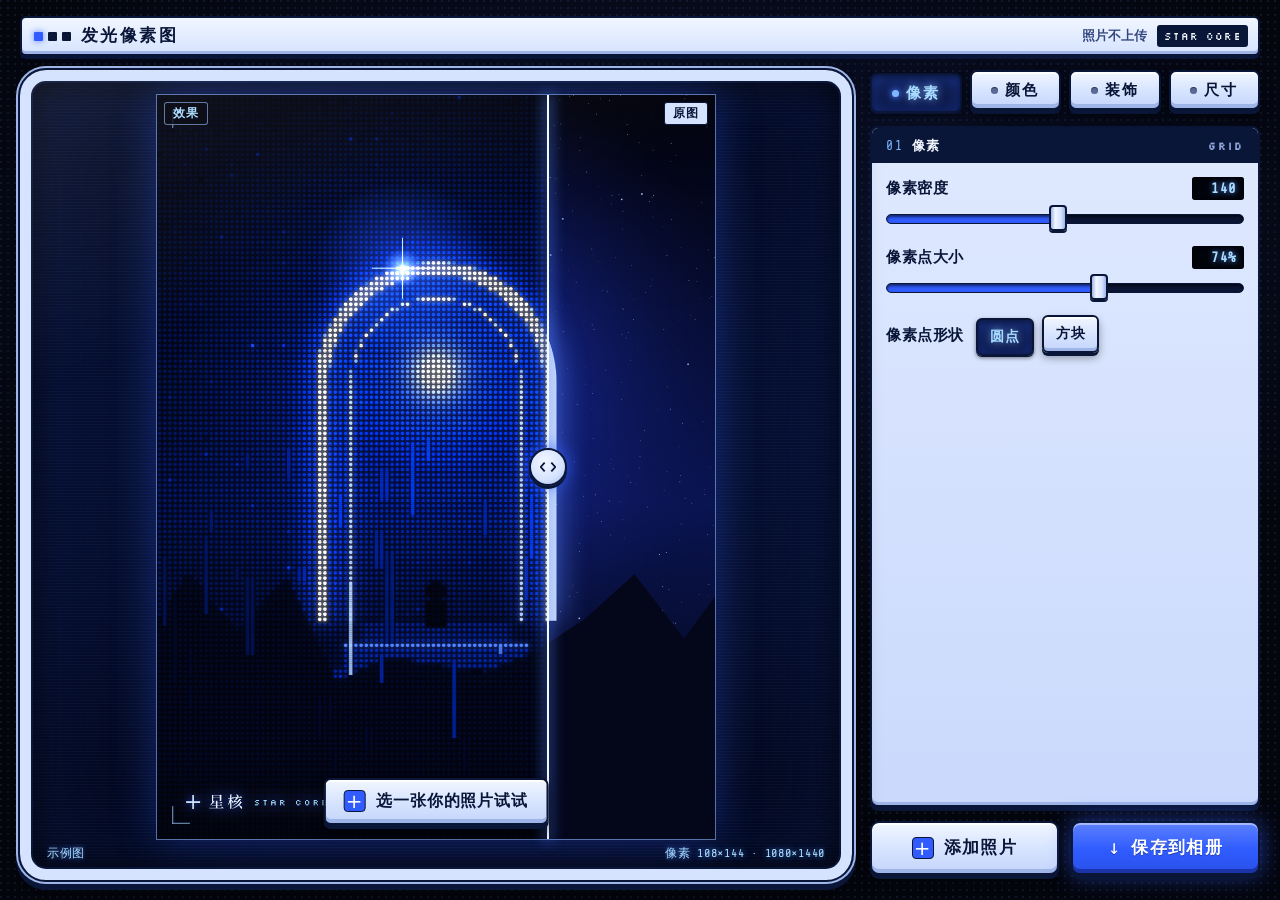
<file: tools/led/index.html>
<!doctype html>
<html lang="zh-CN">
<head>
<meta charset="utf-8">
<meta name="viewport" content="width=device-width,initial-scale=1,viewport-fit=cover">
<title>发光像素图</title>
<link rel="stylesheet" href="./style.css">
</head>
<body>
<div class="app">
<header class="bar">
  <span class="dots" aria-hidden="true"><i></i><i></i><i></i></span>
  <b class="title">发光像素图</b>
  <span class="meta">照片不上传</span>
  <span class="badge">STAR CORE</span>
</header>

<section class="stage" id="stage" aria-label="预览">
  <div class="frame" id="frame">
    <canvas id="orig" aria-hidden="true"></canvas>
    <canvas id="led" role="img" aria-label="发光像素效果预览，右侧为原图"></canvas>
    <span class="vlab l">效果</span><span class="vlab r">原图</span>
    <span class="seam" id="seam" aria-hidden="true"></span>
    <button class="knob" id="knob" type="button" role="slider" aria-label="对比分界线" aria-valuemin="0" aria-valuemax="100" aria-valuenow="70">
      <svg viewBox="0 0 14 9" fill="none" stroke="currentColor"><path d="M4 .5 .5 4.5 4 8.5M10 .5l3.5 4L10 8.5"/></svg>
    </button>
    <button class="try" id="tryBtn" type="button"><span class="plus" aria-hidden="true">+</span>选一张你的照片试试</button>
    <span class="busy" id="busy" hidden>RENDER…</span>
  </div>
  <div class="info"><span id="srcName">示例图</span><span id="gridInfo">像素 —</span></div>
</section>

<section class="controls" aria-label="参数">
  <div class="tabs" role="tablist" aria-label="参数分类">
    <button class="tab" type="button" role="tab" id="tab-grid" aria-controls="p-grid" aria-selected="true"><i class="led" aria-hidden="true"></i>像素</button>
    <button class="tab" type="button" role="tab" id="tab-color" aria-controls="p-color" aria-selected="false"><i class="led" aria-hidden="true"></i>颜色</button>
    <button class="tab" type="button" role="tab" id="tab-deco" aria-controls="p-deco" aria-selected="false"><i class="led" aria-hidden="true"></i>装饰</button>
    <button class="tab" type="button" role="tab" id="tab-size" aria-controls="p-size" aria-selected="false"><i class="led" aria-hidden="true"></i>尺寸</button>
  </div>
  <div class="panels">
    <div class="panel" role="tabpanel" id="p-grid" aria-labelledby="tab-grid">
      <div class="ph"><span class="n">01</span>像素<em>GRID</em></div>
      <div class="ctl"><div class="lab"><label for="cols">像素密度</label><output id="o_cols"></output></div><input type="range" id="cols" min="48" max="240" step="1"></div>
      <div class="ctl"><div class="lab"><label for="dot">像素点大小</label><output id="o_dot"></output></div><input type="range" id="dot" min="35" max="100" step="1"></div>
      <div class="row2"><span class="lab2">像素点形状</span>
        <div class="chips" role="group" aria-label="像素点形状">
          <button class="chip" type="button" data-k="shape" data-v="round">圆点</button>
          <button class="chip" type="button" data-k="shape" data-v="square">方块</button>
        </div>
      </div>
    </div>
    <div class="panel" role="tabpanel" id="p-color" aria-labelledby="tab-color" hidden>
      <div class="ph"><span class="n">02</span>颜色<em>TINT</em></div>
      <div class="chips five" role="group" aria-label="光的颜色">
        <button class="chip" type="button" data-k="tint" data-v="#2f5bff"><span class="sw" style="background:#2f5bff"></span>蓝光</button>
        <button class="chip" type="button" data-k="tint" data-v="#ff7a26"><span class="sw" style="background:#ff7a26"></span>橙光</button>
        <button class="chip" type="button" data-k="tint" data-v="#16b8c8"><span class="sw" style="background:#16b8c8"></span>青光</button>
        <button class="chip" type="button" data-k="tint" data-v="#a35cff"><span class="sw" style="background:#a35cff"></span>紫光</button>
        <button class="chip" type="button" data-k="tint" data-v="none"><span class="sw" style="background:linear-gradient(135deg,#f55,#5f5,#55f)"></span>原色</button>
      </div>
      <div class="ctl"><div class="lab"><label for="tintAmt">颜色浓度</label><output id="o_tintAmt"></output></div><input type="range" id="tintAmt" min="0" max="100" step="1"></div>
      <div class="ctl"><div class="lab"><label for="punch">亮暗对比</label><output id="o_punch"></output></div><input type="range" id="punch" min="0" max="100" step="1"></div>
      <div class="ctl"><div class="lab"><label for="bloom">发光强度</label><output id="o_bloom"></output></div><input type="range" id="bloom" min="0" max="100" step="1"></div>
    </div>
    <div class="panel" role="tabpanel" id="p-deco" aria-labelledby="tab-deco" hidden>
      <div class="ph"><span class="n">03</span>装饰<em>OVERLAY</em></div>
      <label class="tog">闪光星星（点画面放置）<input type="checkbox" id="star"></label>
      <label class="tog">圆环装饰<input type="checkbox" id="hud"></label>
      <label class="tog">像素拖尾<input type="checkbox" id="drip"></label>
      <label class="tog">扫描线<input type="checkbox" id="scan"></label>
      <label class="tog">角落署名<input type="checkbox" id="sig"></label>
      <input class="txt" id="sigText" type="text" maxlength="40" aria-label="署名文字">
    </div>
    <div class="panel" role="tabpanel" id="p-size" aria-labelledby="tab-size" hidden>
      <div class="ph"><span class="n">04</span>尺寸<em>OUTPUT</em></div>
      <div class="row2"><span class="lab2">画幅</span>
        <div class="chips" role="group" aria-label="画幅">
          <button class="chip" type="button" data-k="ratio" data-v="0">原比例</button>
          <button class="chip" type="button" data-k="ratio" data-v="0.75">3:4</button>
          <button class="chip" type="button" data-k="ratio" data-v="1">1:1</button>
          <button class="chip" type="button" data-k="ratio" data-v="0.5625">9:16</button>
          <button class="chip" type="button" data-k="ratio" data-v="1.7778">16:9</button>
        </div>
      </div>
      <div class="row2"><span class="lab2">导出尺寸</span>
        <div class="chips" role="group" aria-label="导出尺寸（长边像素）">
          <button class="chip" type="button" data-k="size" data-v="1080">1080</button>
          <button class="chip" type="button" data-k="size" data-v="1440">1440</button>
          <button class="chip" type="button" data-k="size" data-v="2048">2048</button>
        </div>
      </div>
      <p class="note">尺寸是长边像素。3:4 + 1440 正好是小红书竖图。</p>
      <button class="link" id="resetBtn" type="button">恢复默认参数</button>
    </div>
  </div>
</section>

<footer class="actions">
  <button class="btn photo" id="pickBtn" type="button"><span class="plus" aria-hidden="true">+</span><span id="pickLabel">添加照片</span></button>
  <button class="btn fill" id="saveBtn" type="button"><span class="ar" aria-hidden="true">↓</span>保存到相册</button>
  <input type="file" id="file" accept="image/*" hidden>
</footer>
</div>

<div class="sheet" id="sheet" hidden>
  <div class="in">
    <img id="sheetImg" alt="导出的发光像素图">
    <p id="sheetMsg">右键图片另存为。</p>
    <button class="btn" id="sheetClose" type="button">关闭</button>
  </div>
</div>
<div class="toast" id="toast" hidden></div>
<script src="./app.js"></script>
</body>
</html>
</file>
<file: tools/led/style.css>
/* 发光像素图 · 小红书小工具版。字体全部随包打包，不请求外部资源。 */
@font-face { font-family: "StarCore Serif"; font-weight: 600; font-display: swap; src: url("./fonts/serif-2.woff2") format("woff2"); unicode-range: U+661F; }
@font-face { font-family: "StarCore Serif"; font-weight: 600; font-display: swap; src: url("./fonts/serif-1.woff2") format("woff2"); unicode-range: U+6838; }
@font-face { font-family: "Silkscreen"; font-weight: 400; font-display: swap; src: url("./fonts/silkscreen.woff2") format("woff2"); }
@font-face { font-family: "Share Tech Mono"; font-weight: 400; font-display: swap; src: url("./fonts/sharetechmono.woff2") format("woff2"); }
*, *::before, *::after { box-sizing: border-box; }

/* Layout: a retro console. Pale ice-blue hardware on a near-black desk: a title strip, a CRT screen with a thick bezel holding the
   live preview, a row of keycap tabs, a labelled control panel, and two big keycaps for the main jobs. One screen, never scrolls. */
:root {
  --desk: #04060e;
  --desk-2: #0a1026;
  --face: #d6e3ff;      /* keycap / panel face */
  --face-hi: #f1f6ff;   /* top highlight */
  --face-lo: #9fb5e8;   /* bevel shade */
  --ink: #0a1638;       /* text and outlines on the pale hardware */
  --ink-2: #33477e;     /* secondary text on pale */
  --screen: #01030b;
  --glow: #a8dcff;      /* text on dark screens */
  --glow-2: #6f9dff;
  --accent: #2f5bff;
  --accent-hi: #5c80ff;
  --accent-lo: #1a33a8;
  --f-pixel: "Silkscreen", "Share Tech Mono", "Courier New", monospace;
  --f-body: -apple-system, "PingFang SC", "HarmonyOS Sans SC", "MiSans", "Microsoft YaHei", system-ui, sans-serif;
  --f-mono: "Share Tech Mono", "SFMono-Regular", Menlo, Consolas, monospace;
  --panel-h: clamp(196px, 29vh, 258px);
  color-scheme: dark;
}
[hidden] { display: none !important; }
html, body { margin: 0; padding: 0; height: 100%; background: var(--desk); }
body {
  color: var(--ink); font-family: var(--f-body); font-size: 15px; line-height: 1.5; -webkit-font-smoothing: antialiased; overflow-x: hidden;
  background:
    radial-gradient(90vw 60vh at 50% 30%, rgba(47, 91, 255, .16), transparent 70%),
    radial-gradient(circle at 1px 1px, rgba(140, 175, 255, .09) 1px, transparent 1.5px) 0 0 / 7px 7px,
    var(--desk);
}
:focus-visible { outline: 2px solid var(--accent-hi); outline-offset: 3px; }
button { font: inherit; color: inherit; -webkit-tap-highlight-color: transparent; }

.app { height: 100vh; height: 100dvh; min-height: 560px; display: flex; flex-direction: column; gap: 10px;
  padding: calc(10px + env(safe-area-inset-top, 0px)) max(12px, env(safe-area-inset-right, 0px)) calc(12px + env(safe-area-inset-bottom, 0px)) max(12px, env(safe-area-inset-left, 0px)); }

/* the raised keycap, shared by every button */
.key, .tab, .chip, .btn, .try {
  position: relative; cursor: pointer; color: var(--ink); border: 2px solid var(--ink); border-radius: 7px;
  background: linear-gradient(var(--face-hi), var(--face) 55%, #c4d5fb);
  box-shadow: inset 0 2px 0 rgba(255, 255, 255, .9), inset 0 -4px 0 var(--face-lo), 0 4px 0 var(--ink), 0 7px 12px rgba(0, 0, 0, .55);
  transition: transform .06s, box-shadow .06s;
}
.tab:active, .chip:active, .btn:active, .try:active { transform: translateY(3px); box-shadow: inset 0 2px 0 rgba(255, 255, 255, .8), inset 0 -2px 0 var(--face-lo), 0 1px 0 var(--ink), 0 2px 4px rgba(0, 0, 0, .5); }
/* pressed / selected: the key stays down and lights up */
.tab[aria-selected="true"], .chip[aria-pressed="true"] {
  transform: translateY(3px); color: var(--glow); background: linear-gradient(#13245e, #0b1640);
  box-shadow: inset 0 2px 6px rgba(0, 0, 0, .6), inset 0 0 14px rgba(47, 91, 255, .45), 0 1px 0 var(--ink), 0 2px 4px rgba(0, 0, 0, .5);
  text-shadow: 0 0 8px rgba(120, 170, 255, .9);
}

/* title strip */
.bar { flex: none; display: flex; align-items: center; gap: 10px; height: 40px; padding: 0 10px 0 12px; border: 2px solid var(--ink); border-radius: 6px;
  background: linear-gradient(var(--face-hi), var(--face)); box-shadow: inset 0 -3px 0 var(--face-lo), 0 3px 0 var(--ink); }
.dots { display: flex; gap: 5px; } .dots i { width: 9px; height: 9px; background: var(--ink); border-radius: 1px; }
.dots i:first-child { background: var(--accent); box-shadow: 0 0 6px var(--accent-hi); }
.title { font-size: 17px; font-weight: 700; letter-spacing: .14em; white-space: nowrap; }
.bar .meta { margin-left: auto; font-size: 12.5px; font-weight: 600; color: var(--ink-2); white-space: nowrap; overflow: hidden; text-overflow: ellipsis; min-width: 0; }
.badge { flex: none; font-family: var(--f-pixel); font-size: 9.5px; letter-spacing: .14em; color: var(--face-hi); background: var(--ink); padding: 4px 7px; border-radius: 3px; }

/* CRT: a thick pale bezel around a dark rounded screen */
.stage { position: relative; flex: 1 1 auto; min-height: 210px; display: grid; place-items: center; overflow: hidden;
  padding: 14px 14px 30px; border: 11px solid var(--face); border-radius: 26px; outline: 2px solid var(--ink);
  background:
    repeating-linear-gradient(0deg, rgba(120, 160, 255, .045) 0 1px, transparent 1px 3px),
    radial-gradient(120% 90% at 50% 45%, #0a1745 0%, #040a22 55%, var(--screen) 100%);
  box-shadow: inset 0 0 0 2px var(--ink), inset 0 0 40px rgba(0, 0, 0, .9), inset 0 0 90px rgba(47, 91, 255, .18), 0 0 0 4px var(--face-lo), 0 6px 0 4px var(--ink), 0 12px 26px rgba(0, 0, 0, .6); }
.stage::after { content: ""; position: absolute; inset: 0; border-radius: 15px; pointer-events: none; z-index: 7;
  background: linear-gradient(160deg, rgba(255, 255, 255, .07), transparent 30%), radial-gradient(130% 100% at 50% 50%, transparent 62%, rgba(0, 0, 0, .55)); }
.frame { position: relative; max-width: 100%; line-height: 0; box-shadow: 0 0 0 1px rgba(150, 190, 255, .55), 0 0 40px rgba(47, 91, 255, .35); touch-action: none; cursor: crosshair; -webkit-user-select: none; user-select: none; }
.frame canvas { display: block; width: 100%; height: 100%; }
.frame #orig { position: absolute; inset: 0; }
.frame #led { position: relative; }
.vlab { position: absolute; z-index: 2; top: 7px; font-size: 12px; font-weight: 600; line-height: 1.4; letter-spacing: .1em; padding: 2px 8px; border-radius: 3px; pointer-events: none; }
.vlab.l { left: 7px; color: var(--glow); background: rgba(1, 3, 11, .82); border: 1px solid rgba(150, 190, 255, .6); }
.vlab.r { right: 7px; color: var(--ink); background: var(--face); border: 1px solid var(--ink); }
.seam { position: absolute; z-index: 3; top: 0; bottom: 0; width: 2px; margin-left: -1px; background: #f4f8ff; box-shadow: 0 0 14px 2px rgba(80, 130, 255, .7); pointer-events: none; }
.knob { position: absolute; z-index: 4; top: 50%; width: 38px; height: 38px; margin: -19px 0 0 -19px; display: grid; place-items: center; padding: 0; cursor: ew-resize; touch-action: none;
  color: var(--ink); border: 2px solid var(--ink); border-radius: 50%; background: radial-gradient(circle at 40% 35%, var(--face-hi), var(--face) 60%, var(--face-lo));
  box-shadow: 0 3px 0 var(--ink), 0 0 18px rgba(47, 91, 255, .8); }
.knob svg { width: 16px; height: 10px; stroke-width: 1.6; }
.busy { position: absolute; right: 7px; bottom: 7px; z-index: 5; font-family: var(--f-mono); font-size: 11px; letter-spacing: .14em; color: var(--glow); background: rgba(1, 3, 11, .85); border: 1px solid rgba(150, 190, 255, .5); padding: 2px 7px; }
.info { position: absolute; left: 16px; right: 16px; bottom: 7px; z-index: 8; display: flex; justify-content: space-between; gap: 12px; font-family: var(--f-mono); font-size: 12px; letter-spacing: .06em; color: var(--glow); text-shadow: 0 0 6px rgba(80, 140, 255, .8); white-space: nowrap; }
.info span { overflow: hidden; text-overflow: ellipsis; min-width: 0; }
.info #gridInfo { flex: none; }

/* first-run nudge on the screen */
.try { position: absolute; z-index: 9; left: 50%; bottom: 14px; transform: translateX(-50%); display: inline-flex; align-items: center; gap: 10px; white-space: nowrap;
  padding: 10px 18px 11px; font-size: 16px; font-weight: 700; letter-spacing: .06em; animation: nudge 2.4s ease-in-out infinite; }
.try:active { transform: translate(-50%, 3px); }
.plus { display: grid; place-items: center; width: 22px; height: 22px; font-size: 20px; line-height: 1; font-weight: 400; border-radius: 4px; color: #fff; background: var(--accent); border: 1.5px solid var(--ink); }
@keyframes nudge { 0%, 100% { margin-bottom: 0; } 50% { margin-bottom: 5px; } }

/* keycap tabs */
.controls { flex: none; display: flex; flex-direction: column; gap: 12px; }
.tabs { display: grid; grid-template-columns: repeat(4, 1fr); gap: 8px; padding-bottom: 4px; }
.tab { display: inline-flex; align-items: center; justify-content: center; gap: 7px; height: 40px; font-size: 15px; font-weight: 700; letter-spacing: .12em; }
.led { width: 7px; height: 7px; border-radius: 50%; background: #5a6a96; box-shadow: inset 0 1px 1px rgba(0, 0, 0, .5); flex: none; }
.tab[aria-selected="true"] .led { background: #7fb6ff; box-shadow: 0 0 6px #5c90ff, 0 0 12px #2f5bff; }

/* the control panel: pale plate with a label tag */
.panels { height: var(--panel-h); overflow-y: auto; -webkit-overflow-scrolling: touch; border: 2px solid var(--ink); border-radius: 8px;
  background: linear-gradient(#dfe9ff, #cad9fc); box-shadow: inset 0 2px 0 rgba(255, 255, 255, .8), inset 0 -3px 0 var(--face-lo), 0 4px 0 var(--ink); }
.panel { display: grid; gap: 12px; align-content: start; padding: 0 14px 16px; }
.ph { position: sticky; top: 0; z-index: 2; display: flex; align-items: center; gap: 8px; margin: 0 -14px 2px; padding: 8px 14px 7px; font-size: 13px; font-weight: 700; letter-spacing: .14em; color: var(--face-hi);
  background: var(--ink); }
.ph .n { font-family: var(--f-mono); font-weight: 400; color: #7fb6ff; }
.ph em { font-style: normal; margin-left: auto; font-family: var(--f-pixel); font-size: 9.5px; letter-spacing: .2em; color: #8ea6da; }

.ctl { display: grid; gap: 4px; }
.lab { display: flex; justify-content: space-between; align-items: center; font-size: 15px; font-weight: 600; color: var(--ink); letter-spacing: .04em; }
/* little LCD readout for values */
.lab output { min-width: 52px; text-align: right; font-family: var(--f-mono); font-size: 14px; color: var(--glow); background: var(--screen); border-radius: 3px; padding: 1px 7px; box-shadow: inset 0 1px 3px rgba(0, 0, 0, .8); text-shadow: 0 0 6px rgba(90, 150, 255, .9); font-variant-numeric: tabular-nums; }
.row2 { display: flex; align-items: center; gap: 12px; flex-wrap: wrap; }
.lab2 { font-size: 15px; font-weight: 600; color: var(--ink); letter-spacing: .04em; min-width: 5.2em; }

/* slider: a recessed slot with a keycap slider */
input[type=range] { -webkit-appearance: none; appearance: none; width: 100%; height: 30px; background: transparent; margin: 0; cursor: pointer; }
input[type=range]::-webkit-slider-runnable-track { height: 10px; border-radius: 5px; border: 1.5px solid var(--ink);
  background: linear-gradient(90deg, var(--accent) var(--p, 50%), #0b1433 var(--p, 50%)); box-shadow: inset 0 2px 3px rgba(0, 0, 0, .6); }
input[type=range]::-moz-range-track { height: 10px; border-radius: 5px; border: 1.5px solid var(--ink); background: #0b1433; }
input[type=range]::-moz-range-progress { height: 10px; border-radius: 5px; background: var(--accent); }
input[type=range]::-webkit-slider-thumb { -webkit-appearance: none; width: 18px; height: 26px; margin-top: -10px; border-radius: 4px; border: 2px solid var(--ink);
  background: linear-gradient(90deg, var(--face-lo), var(--face-hi) 30%, var(--face) 70%, var(--face-lo)); box-shadow: 0 2px 0 var(--ink); }
input[type=range]::-moz-range-thumb { width: 14px; height: 22px; border-radius: 4px; border: 2px solid var(--ink); background: var(--face); box-shadow: 0 2px 0 var(--ink); }
input[type=range]:disabled { opacity: .45; }

/* chips are small keycaps */
.chips { display: flex; flex-wrap: wrap; gap: 9px 8px; padding-bottom: 3px; }
.chip { display: inline-flex; align-items: center; gap: 7px; padding: 6px 12px 7px; font-size: 14px; font-weight: 700; letter-spacing: .06em; border-radius: 6px;
  box-shadow: inset 0 2px 0 rgba(255, 255, 255, .9), inset 0 -3px 0 var(--face-lo), 0 3px 0 var(--ink), 0 5px 8px rgba(0, 0, 0, .35); }
.chips.five { display: grid; grid-template-columns: repeat(5, minmax(0, 1fr)); gap: 6px; }
.chips.five .chip { justify-content: center; padding: 6px 2px 7px; gap: 5px; letter-spacing: 0; }
.chip .sw { width: 11px; height: 11px; flex: none; border: 1.5px solid var(--ink); border-radius: 2px; }

/* toggles: a slot with a sliding keycap */
.tog { display: flex; align-items: center; justify-content: space-between; gap: 10px; font-size: 15px; font-weight: 600; color: var(--ink); letter-spacing: .04em; cursor: pointer; }
.tog input { -webkit-appearance: none; appearance: none; width: 48px; height: 24px; margin: 0; border-radius: 5px; border: 2px solid var(--ink); background: #0b1433; box-shadow: inset 0 2px 3px rgba(0, 0, 0, .6); position: relative; cursor: pointer; flex: none; transition: background .15s; }
.tog input::after { content: ""; position: absolute; top: 1px; left: 1px; width: 20px; height: 18px; border-radius: 3px; border: 1.5px solid var(--ink); background: linear-gradient(var(--face-hi), var(--face)); transition: transform .15s; }
.tog input:checked { background: var(--accent); box-shadow: inset 0 2px 3px rgba(0, 0, 0, .4), 0 0 10px rgba(47, 91, 255, .7); }
.tog input:checked::after { transform: translateX(22px); }
.txt { font: inherit; font-size: 15px; color: var(--glow); background: var(--screen); border: 2px solid var(--ink); border-radius: 5px; padding: 8px 10px; width: 100%; box-shadow: inset 0 2px 4px rgba(0, 0, 0, .8); }
.txt:focus { outline: 2px solid var(--accent-hi); outline-offset: 1px; }
.note { margin: 0; font-size: 13px; font-weight: 500; color: var(--ink-2); }
.link { justify-self: start; padding: 0; font-size: 14px; font-weight: 700; color: var(--accent-lo); background: none; border: 0; text-decoration: underline; text-underline-offset: 4px; cursor: pointer; }

/* the two big keys */
.actions { flex: none; display: grid; grid-template-columns: 1fr 1fr; gap: 12px; padding-bottom: 5px; }
.btn { display: inline-flex; align-items: center; justify-content: center; gap: 10px; height: 54px; padding: 0 12px; font-size: 17px; font-weight: 800; letter-spacing: .08em; white-space: nowrap; border-radius: 9px; }
.btn .ar { font-family: var(--f-mono); font-weight: 400; font-size: 20px; }
.btn.fill { color: #fff; background: linear-gradient(var(--accent-hi), var(--accent) 55%, #2a50e8);
  box-shadow: inset 0 2px 0 rgba(255, 255, 255, .45), inset 0 -4px 0 var(--accent-lo), 0 4px 0 var(--ink), 0 0 22px rgba(47, 91, 255, .55); text-shadow: 0 1px 0 rgba(0, 0, 0, .3); }
.btn.fill:active { box-shadow: inset 0 2px 0 rgba(255, 255, 255, .35), inset 0 -2px 0 var(--accent-lo), 0 1px 0 var(--ink), 0 0 14px rgba(47, 91, 255, .5); }
.btn[disabled] { opacity: .6; cursor: progress; }

/* save overlay (fallback outside 小红书) */
.sheet { position: fixed; inset: 0; z-index: 40; display: grid; place-items: center; background: rgba(2, 4, 12, .92); padding: 16px; }
.sheet .in { display: grid; gap: 14px; justify-items: center; max-width: min(92vw, 900px); }
.sheet img { max-height: 74vh; width: auto; max-width: 100%; border: 2px solid var(--face); border-radius: 6px; }
.sheet p { margin: 0; color: var(--face); font-size: 14px; text-align: center; }
.sheet .btn { height: 44px; padding: 0 24px; font-size: 15px; }
.toast { position: fixed; left: 50%; bottom: calc(92px + env(safe-area-inset-bottom, 0px)); transform: translateX(-50%); z-index: 50; font-size: 15px; font-weight: 700; letter-spacing: .06em;
  color: var(--glow); background: var(--screen); border: 2px solid var(--face); border-radius: 6px; padding: 10px 18px; box-shadow: 0 0 0 2px var(--ink), 0 0 24px rgba(47, 91, 255, .5); white-space: nowrap; }

/* wide screens: screen left, panel + keys right */
@media (min-width: 900px) {
  .app { display: grid; grid-template-columns: minmax(0, 1fr) 390px; grid-template-rows: auto minmax(0, 1fr) auto; grid-template-areas: "bar bar" "stage controls" "stage actions"; gap: 14px 18px; padding: 16px 20px 20px; }
  .bar { grid-area: bar; } .stage { grid-area: stage; } .actions { grid-area: actions; }
  .controls { grid-area: controls; min-height: 0; } .panels { height: auto; flex: 1; }
}
@media (max-width: 360px) { .bar .meta { display: none; } .btn { font-size: 15px; gap: 7px; } .tab { font-size: 14px; letter-spacing: .06em; } }
@media (prefers-reduced-motion: reduce) { * { transition: none !important; animation: none !important; } }
</file>
